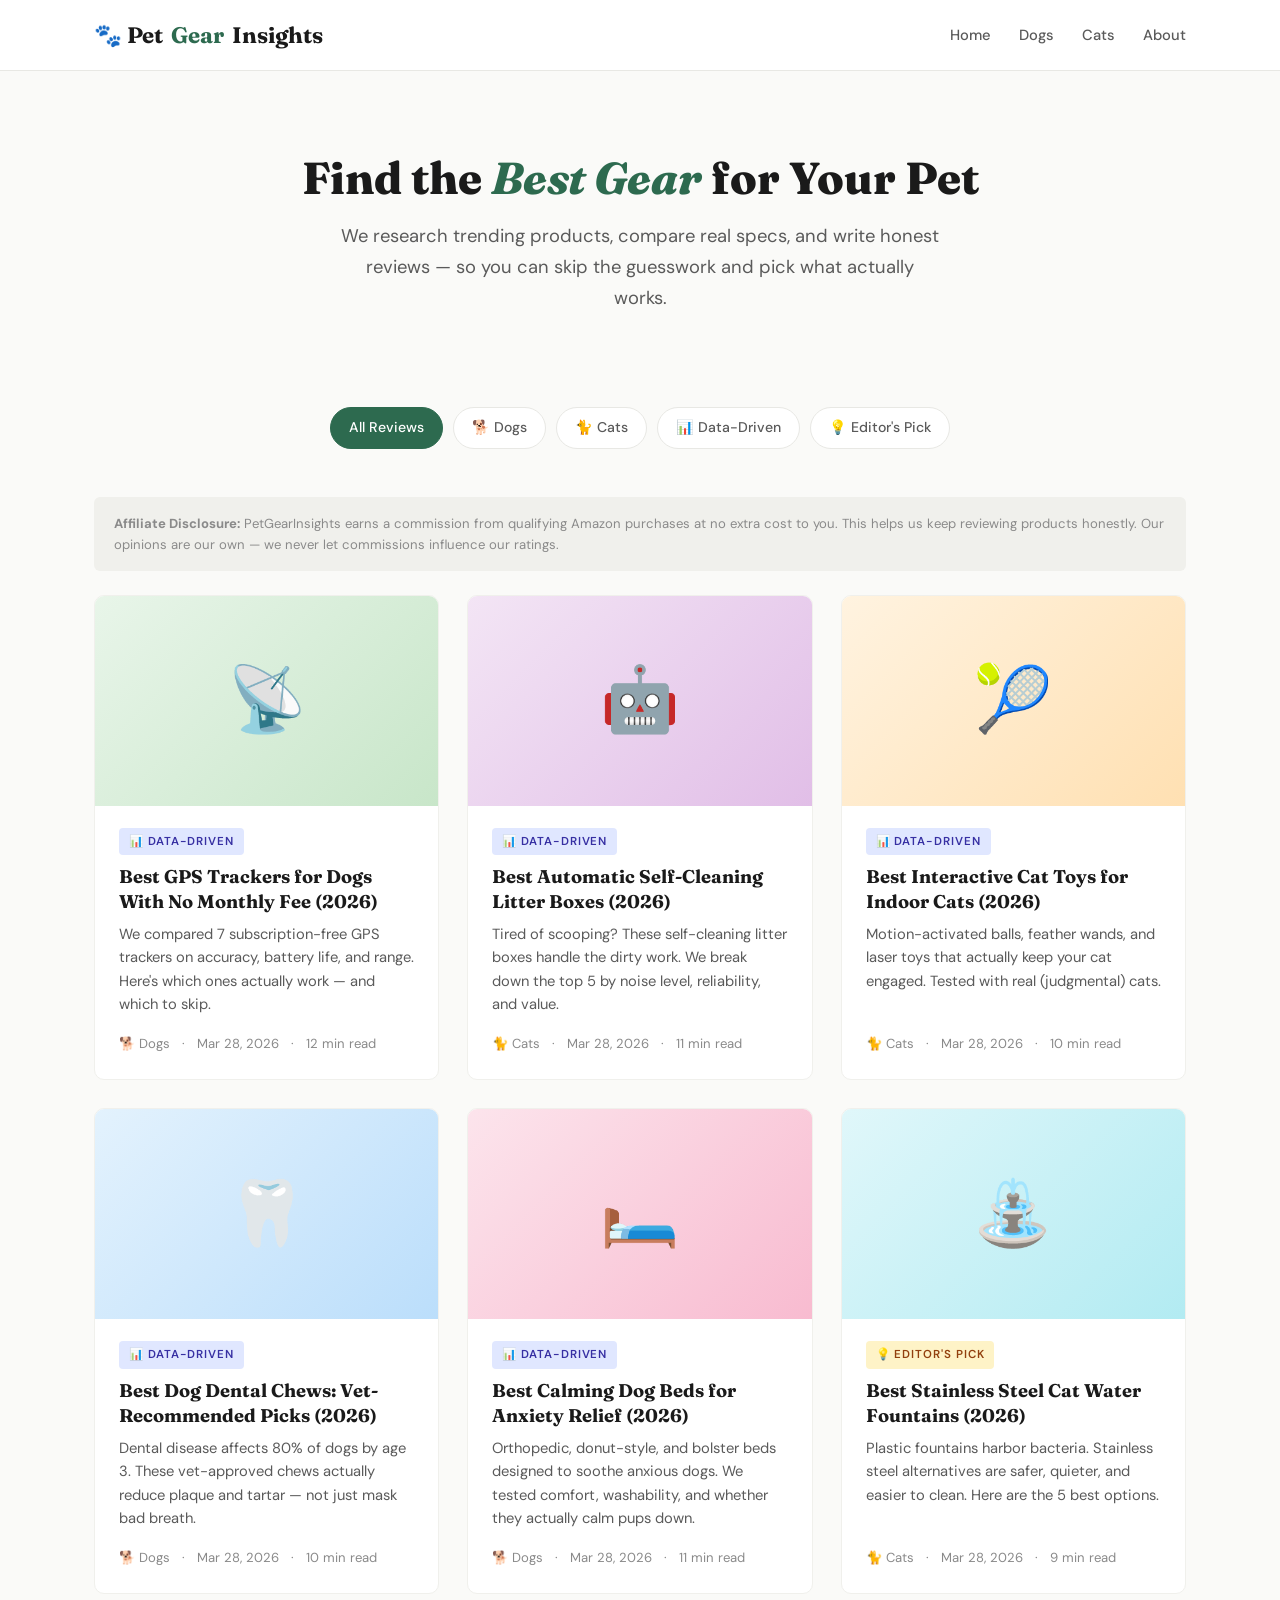
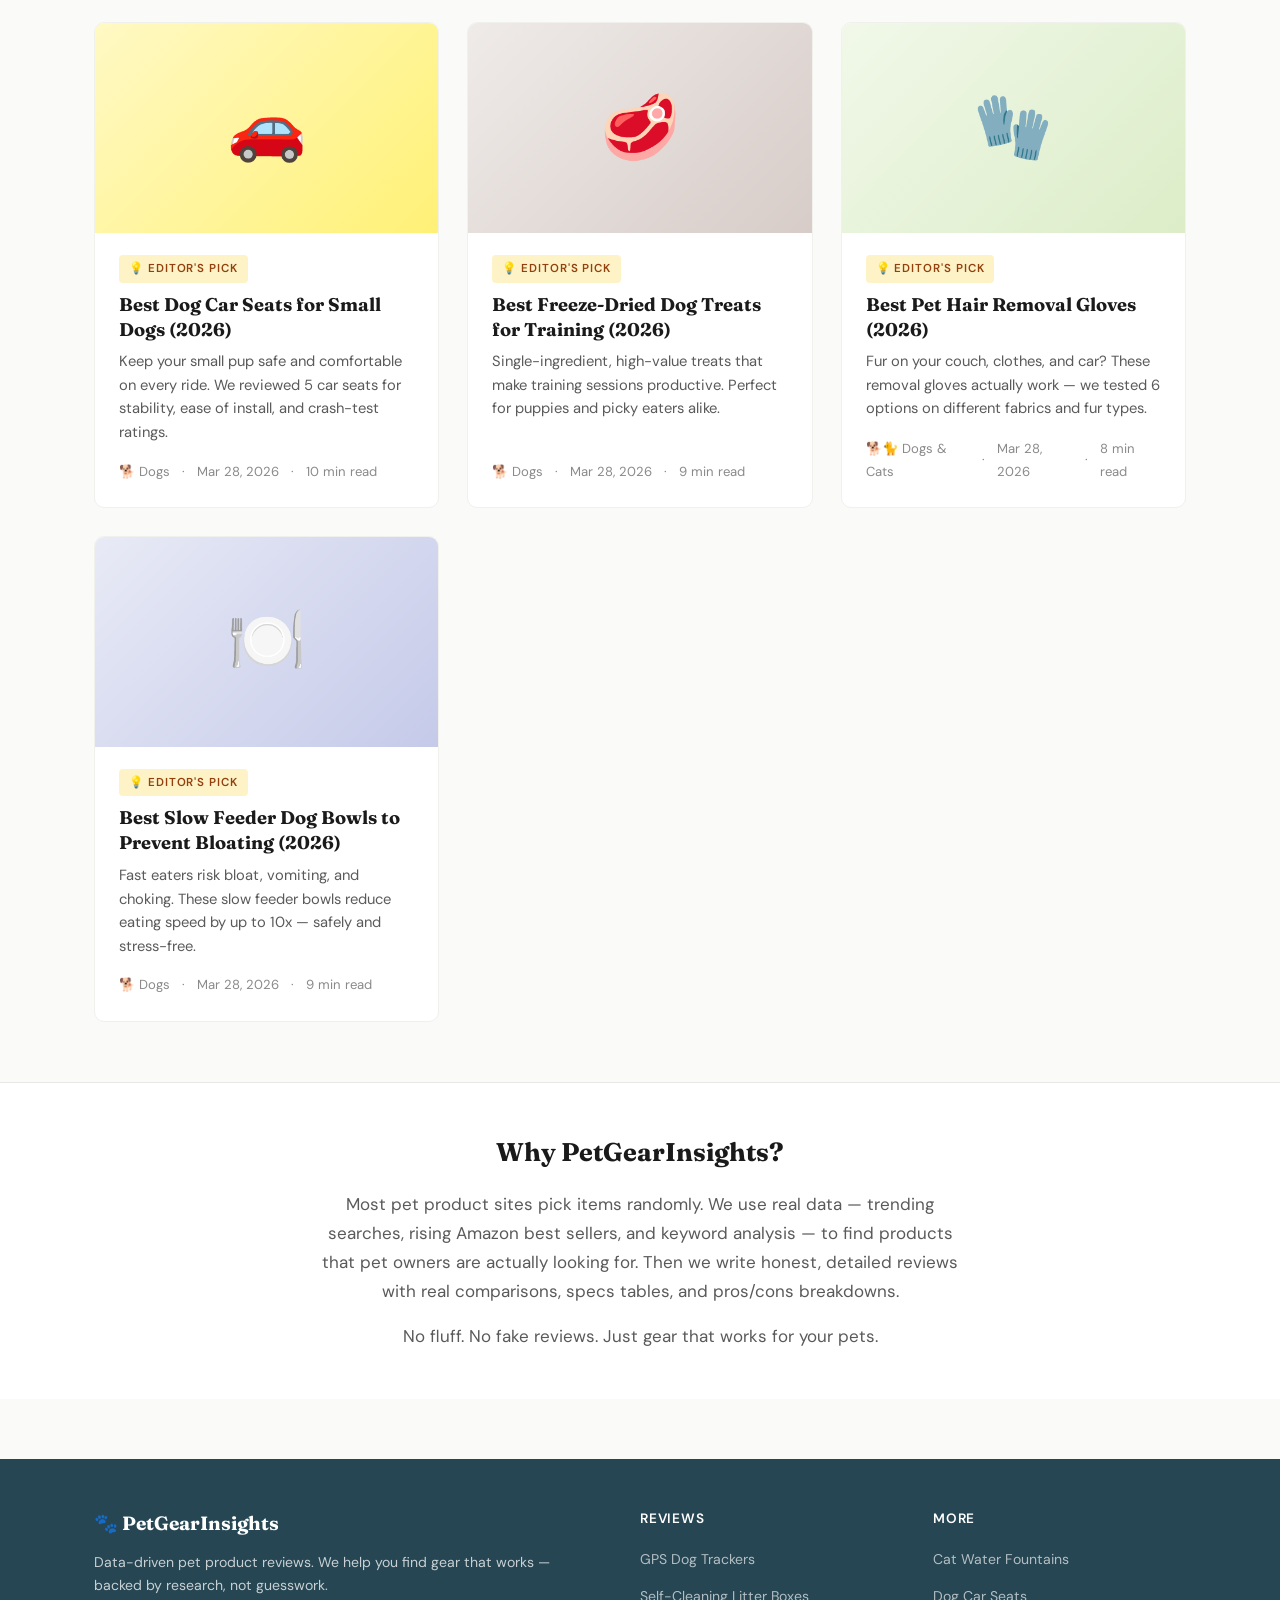
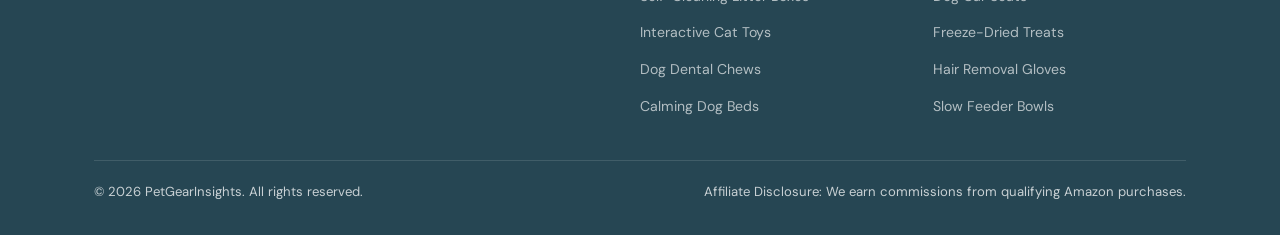
<file: index.html>
<!DOCTYPE html>
<html lang="en">
<head>
  <meta charset="UTF-8">
  <meta name="viewport" content="width=device-width, initial-scale=1.0">
  <title>PetGearInsights — Data-Driven Pet Product Reviews 2026</title>
  <meta name="description" content="Honest, data-driven reviews of the best pet products in 2026. We analyze trends, compare specs, and help you find the perfect gear for your furry friend.">
  <meta name="robots" content="index, follow">
  <link rel="canonical" href="https://petgearinsights.com/">
  <link rel="stylesheet" href="css/style.css">

  <!-- Open Graph -->
  <meta property="og:title" content="PetGearInsights — Data-Driven Pet Product Reviews">
  <meta property="og:description" content="Honest, data-driven reviews of the best pet products in 2026.">
  <meta property="og:type" content="website">
  <meta property="og:url" content="https://petgearinsights.com/">

  <!-- Google tag (gtag.js) -->
  <script async src="https://www.googletagmanager.com/gtag/js?id=G-W105ZBEQEC"></script>
  <script>
    window.dataLayer = window.dataLayer || [];
    function gtag(){dataLayer.push(arguments);}
    gtag('js', new Date());
    gtag('config', 'G-W105ZBEQEC');
  </script>

  <!-- Schema: WebSite -->
  <script type="application/ld+json">
  {
    "@context": "https://schema.org",
    "@type": "WebSite",
    "name": "PetGearInsights",
    "url": "https://petgearinsights.com/",
    "description": "Data-driven pet product reviews and buying guides.",
    "publisher": {
      "@type": "Organization",
      "name": "PetGearInsights"
    }
  }
  </script>
</head>
<body>

  <!-- Header -->
  <header class="site-header">
    <div class="header-inner">
      <a href="/" class="site-logo">
        🐾 Pet<span>Gear</span>Insights
      </a>
      <nav class="site-nav">
        <a href="/">Home</a>
        <a href="#dogs">Dogs</a>
        <a href="#cats">Cats</a>
        <a href="#about">About</a>
      </nav>
      <button class="menu-toggle" aria-label="Menu">
        <svg viewBox="0 0 24 24" fill="none" stroke="currentColor" stroke-width="2">
          <path d="M3 12h18M3 6h18M3 18h18"/>
        </svg>
      </button>
    </div>
  </header>

  <!-- Hero -->
  <section class="hero">
    <div class="container">
      <h1>Find the <em>Best Gear</em> for Your Pet</h1>
      <p>We research trending products, compare real specs, and write honest reviews — so you can skip the guesswork and pick what actually works.</p>
    </div>
  </section>

  <!-- Categories -->
  <div class="container">
    <div class="categories">
      <span class="category-pill active" onclick="filterCards('all')">All Reviews</span>
      <span class="category-pill" onclick="filterCards('dogs')">🐕 Dogs</span>
      <span class="category-pill" onclick="filterCards('cats')">🐈 Cats</span>
      <span class="category-pill" onclick="filterCards('data-driven')">📊 Data-Driven</span>
      <span class="category-pill" onclick="filterCards('intuition')">💡 Editor's Pick</span>
    </div>
  </div>

  <!-- Affiliate Disclosure -->
  <div class="container">
    <div class="affiliate-disclosure">
      <strong>Affiliate Disclosure:</strong> PetGearInsights earns a commission from qualifying Amazon purchases at no extra cost to you. This helps us keep reviewing products honestly. Our opinions are our own — we never let commissions influence our ratings.
    </div>
  </div>

  <!-- Articles Grid -->
  <div class="container">
    <div class="articles-grid" id="articles-grid">

      <!-- Article 1: GPS Tracker — Data-Driven -->
      <article class="article-card" data-category="dogs data-driven">
        <div class="card-image" style="background: linear-gradient(135deg, #E8F5E9 0%, #C8E6C9 100%); display:flex; align-items:center; justify-content:center; font-size:4rem;">📡</div>
        <div class="card-body">
          <span class="card-badge data-driven">📊 Data-Driven</span>
          <h3><a href="articles/best-gps-tracker-dogs-no-monthly-fee.html">Best GPS Trackers for Dogs With No Monthly Fee (2026)</a></h3>
          <p class="card-excerpt">We compared 7 subscription-free GPS trackers on accuracy, battery life, and range. Here's which ones actually work — and which to skip.</p>
          <div class="card-meta">
            <span>🐕 Dogs</span>
            <span>·</span>
            <time datetime="2026-03-28">Mar 28, 2026</time>
            <span>·</span>
            <span>12 min read</span>
          </div>
        </div>
      </article>

      <!-- Article 2: Self-Cleaning Litter Box — Data-Driven -->
      <article class="article-card" data-category="cats data-driven">
        <div class="card-image" style="background: linear-gradient(135deg, #F3E5F5 0%, #E1BEE7 100%); display:flex; align-items:center; justify-content:center; font-size:4rem;">🤖</div>
        <div class="card-body">
          <span class="card-badge data-driven">📊 Data-Driven</span>
          <h3><a href="articles/best-automatic-self-cleaning-litter-box.html">Best Automatic Self-Cleaning Litter Boxes (2026)</a></h3>
          <p class="card-excerpt">Tired of scooping? These self-cleaning litter boxes handle the dirty work. We break down the top 5 by noise level, reliability, and value.</p>
          <div class="card-meta">
            <span>🐈 Cats</span>
            <span>·</span>
            <time datetime="2026-03-28">Mar 28, 2026</time>
            <span>·</span>
            <span>11 min read</span>
          </div>
        </div>
      </article>

      <!-- Article 3: Interactive Cat Toys — Data-Driven -->
      <article class="article-card" data-category="cats data-driven">
        <div class="card-image" style="background: linear-gradient(135deg, #FFF3E0 0%, #FFE0B2 100%); display:flex; align-items:center; justify-content:center; font-size:4rem;">🎾</div>
        <div class="card-body">
          <span class="card-badge data-driven">📊 Data-Driven</span>
          <h3><a href="articles/best-interactive-cat-toys-indoor-cats.html">Best Interactive Cat Toys for Indoor Cats (2026)</a></h3>
          <p class="card-excerpt">Motion-activated balls, feather wands, and laser toys that actually keep your cat engaged. Tested with real (judgmental) cats.</p>
          <div class="card-meta">
            <span>🐈 Cats</span>
            <span>·</span>
            <time datetime="2026-03-28">Mar 28, 2026</time>
            <span>·</span>
            <span>10 min read</span>
          </div>
        </div>
      </article>

      <!-- Article 4: Dog Dental Chews — Data-Driven -->
      <article class="article-card" data-category="dogs data-driven">
        <div class="card-image" style="background: linear-gradient(135deg, #E3F2FD 0%, #BBDEFB 100%); display:flex; align-items:center; justify-content:center; font-size:4rem;">🦷</div>
        <div class="card-body">
          <span class="card-badge data-driven">📊 Data-Driven</span>
          <h3><a href="articles/best-dog-dental-chews-vet-recommended.html">Best Dog Dental Chews: Vet-Recommended Picks (2026)</a></h3>
          <p class="card-excerpt">Dental disease affects 80% of dogs by age 3. These vet-approved chews actually reduce plaque and tartar — not just mask bad breath.</p>
          <div class="card-meta">
            <span>🐕 Dogs</span>
            <span>·</span>
            <time datetime="2026-03-28">Mar 28, 2026</time>
            <span>·</span>
            <span>10 min read</span>
          </div>
        </div>
      </article>

      <!-- Article 5: Calming Dog Bed — Data-Driven -->
      <article class="article-card" data-category="dogs data-driven">
        <div class="card-image" style="background: linear-gradient(135deg, #FCE4EC 0%, #F8BBD0 100%); display:flex; align-items:center; justify-content:center; font-size:4rem;">🛏️</div>
        <div class="card-body">
          <span class="card-badge data-driven">📊 Data-Driven</span>
          <h3><a href="articles/best-calming-dog-bed-anxiety-relief.html">Best Calming Dog Beds for Anxiety Relief (2026)</a></h3>
          <p class="card-excerpt">Orthopedic, donut-style, and bolster beds designed to soothe anxious dogs. We tested comfort, washability, and whether they actually calm pups down.</p>
          <div class="card-meta">
            <span>🐕 Dogs</span>
            <span>·</span>
            <time datetime="2026-03-28">Mar 28, 2026</time>
            <span>·</span>
            <span>11 min read</span>
          </div>
        </div>
      </article>

      <!-- Article 6: Cat Water Fountain — Intuition -->
      <article class="article-card" data-category="cats intuition">
        <div class="card-image" style="background: linear-gradient(135deg, #E0F7FA 0%, #B2EBF2 100%); display:flex; align-items:center; justify-content:center; font-size:4rem;">⛲</div>
        <div class="card-body">
          <span class="card-badge intuition">💡 Editor's Pick</span>
          <h3><a href="articles/best-stainless-steel-cat-water-fountain.html">Best Stainless Steel Cat Water Fountains (2026)</a></h3>
          <p class="card-excerpt">Plastic fountains harbor bacteria. Stainless steel alternatives are safer, quieter, and easier to clean. Here are the 5 best options.</p>
          <div class="card-meta">
            <span>🐈 Cats</span>
            <span>·</span>
            <time datetime="2026-03-28">Mar 28, 2026</time>
            <span>·</span>
            <span>9 min read</span>
          </div>
        </div>
      </article>

      <!-- Article 7: Dog Car Seat — Intuition -->
      <article class="article-card" data-category="dogs intuition">
        <div class="card-image" style="background: linear-gradient(135deg, #FFF9C4 0%, #FFF176 100%); display:flex; align-items:center; justify-content:center; font-size:4rem;">🚗</div>
        <div class="card-body">
          <span class="card-badge intuition">💡 Editor's Pick</span>
          <h3><a href="articles/best-dog-car-seat-small-dogs.html">Best Dog Car Seats for Small Dogs (2026)</a></h3>
          <p class="card-excerpt">Keep your small pup safe and comfortable on every ride. We reviewed 5 car seats for stability, ease of install, and crash-test ratings.</p>
          <div class="card-meta">
            <span>🐕 Dogs</span>
            <span>·</span>
            <time datetime="2026-03-28">Mar 28, 2026</time>
            <span>·</span>
            <span>10 min read</span>
          </div>
        </div>
      </article>

      <!-- Article 8: Freeze-Dried Dog Treats — Intuition -->
      <article class="article-card" data-category="dogs intuition">
        <div class="card-image" style="background: linear-gradient(135deg, #EFEBE9 0%, #D7CCC8 100%); display:flex; align-items:center; justify-content:center; font-size:4rem;">🥩</div>
        <div class="card-body">
          <span class="card-badge intuition">💡 Editor's Pick</span>
          <h3><a href="articles/best-freeze-dried-dog-treats-training.html">Best Freeze-Dried Dog Treats for Training (2026)</a></h3>
          <p class="card-excerpt">Single-ingredient, high-value treats that make training sessions productive. Perfect for puppies and picky eaters alike.</p>
          <div class="card-meta">
            <span>🐕 Dogs</span>
            <span>·</span>
            <time datetime="2026-03-28">Mar 28, 2026</time>
            <span>·</span>
            <span>9 min read</span>
          </div>
        </div>
      </article>

      <!-- Article 9: Pet Hair Removal Glove — Intuition -->
      <article class="article-card" data-category="dogs cats intuition">
        <div class="card-image" style="background: linear-gradient(135deg, #F1F8E9 0%, #DCEDC8 100%); display:flex; align-items:center; justify-content:center; font-size:4rem;">🧤</div>
        <div class="card-body">
          <span class="card-badge intuition">💡 Editor's Pick</span>
          <h3><a href="articles/best-pet-hair-removal-glove.html">Best Pet Hair Removal Gloves (2026)</a></h3>
          <p class="card-excerpt">Fur on your couch, clothes, and car? These removal gloves actually work — we tested 6 options on different fabrics and fur types.</p>
          <div class="card-meta">
            <span>🐕🐈 Dogs & Cats</span>
            <span>·</span>
            <time datetime="2026-03-28">Mar 28, 2026</time>
            <span>·</span>
            <span>8 min read</span>
          </div>
        </div>
      </article>

      <!-- Article 10: Slow Feeder Dog Bowl — Intuition -->
      <article class="article-card" data-category="dogs intuition">
        <div class="card-image" style="background: linear-gradient(135deg, #E8EAF6 0%, #C5CAE9 100%); display:flex; align-items:center; justify-content:center; font-size:4rem;">🍽️</div>
        <div class="card-body">
          <span class="card-badge intuition">💡 Editor's Pick</span>
          <h3><a href="articles/best-slow-feeder-dog-bowl.html">Best Slow Feeder Dog Bowls to Prevent Bloating (2026)</a></h3>
          <p class="card-excerpt">Fast eaters risk bloat, vomiting, and choking. These slow feeder bowls reduce eating speed by up to 10x — safely and stress-free.</p>
          <div class="card-meta">
            <span>🐕 Dogs</span>
            <span>·</span>
            <time datetime="2026-03-28">Mar 28, 2026</time>
            <span>·</span>
            <span>9 min read</span>
          </div>
        </div>
      </article>

    </div>
  </div>

  <!-- About Section -->
  <section id="about" style="padding: 48px 0; background: var(--color-surface); border-top: 1px solid var(--color-border);">
    <div class="container" style="max-width: 700px; text-align: center;">
      <h2 style="font-family: var(--font-heading); font-size: 1.6rem; margin-bottom: 16px;">Why PetGearInsights?</h2>
      <p style="color: var(--color-text-secondary); margin-bottom: 16px;">Most pet product sites pick items randomly. We use real data — trending searches, rising Amazon best sellers, and keyword analysis — to find products that pet owners are actually looking for. Then we write honest, detailed reviews with real comparisons, specs tables, and pros/cons breakdowns.</p>
      <p style="color: var(--color-text-secondary);">No fluff. No fake reviews. Just gear that works for your pets.</p>
    </div>
  </section>

  <!-- Footer -->
  <footer class="site-footer">
    <div class="container">
      <div class="footer-grid">
        <div>
          <div class="footer-brand">🐾 PetGearInsights</div>
          <p class="footer-desc">Data-driven pet product reviews. We help you find gear that works — backed by research, not guesswork.</p>
        </div>
        <div class="footer-links">
          <h4>Reviews</h4>
          <ul>
            <li><a href="articles/best-gps-tracker-dogs-no-monthly-fee.html">GPS Dog Trackers</a></li>
            <li><a href="articles/best-automatic-self-cleaning-litter-box.html">Self-Cleaning Litter Boxes</a></li>
            <li><a href="articles/best-interactive-cat-toys-indoor-cats.html">Interactive Cat Toys</a></li>
            <li><a href="articles/best-dog-dental-chews-vet-recommended.html">Dog Dental Chews</a></li>
            <li><a href="articles/best-calming-dog-bed-anxiety-relief.html">Calming Dog Beds</a></li>
          </ul>
        </div>
        <div class="footer-links">
          <h4>More</h4>
          <ul>
            <li><a href="articles/best-stainless-steel-cat-water-fountain.html">Cat Water Fountains</a></li>
            <li><a href="articles/best-dog-car-seat-small-dogs.html">Dog Car Seats</a></li>
            <li><a href="articles/best-freeze-dried-dog-treats-training.html">Freeze-Dried Treats</a></li>
            <li><a href="articles/best-pet-hair-removal-glove.html">Hair Removal Gloves</a></li>
            <li><a href="articles/best-slow-feeder-dog-bowl.html">Slow Feeder Bowls</a></li>
          </ul>
        </div>
      </div>
      <div class="footer-bottom">
        <span>&copy; 2026 PetGearInsights. All rights reserved.</span>
        <span>Affiliate Disclosure: We earn commissions from qualifying Amazon purchases.</span>
      </div>
    </div>
  </footer>

  <script src="js/main.js"></script>
  <script>
    function filterCards(category) {
      document.querySelectorAll('.category-pill').forEach(p => p.classList.remove('active'));
      event.target.classList.add('active');
      document.querySelectorAll('.article-card').forEach(card => {
        if (category === 'all') {
          card.style.display = '';
        } else {
          card.style.display = card.dataset.category.includes(category) ? '' : 'none';
        }
      });
    }
  </script>

</body>
</html>
</file>
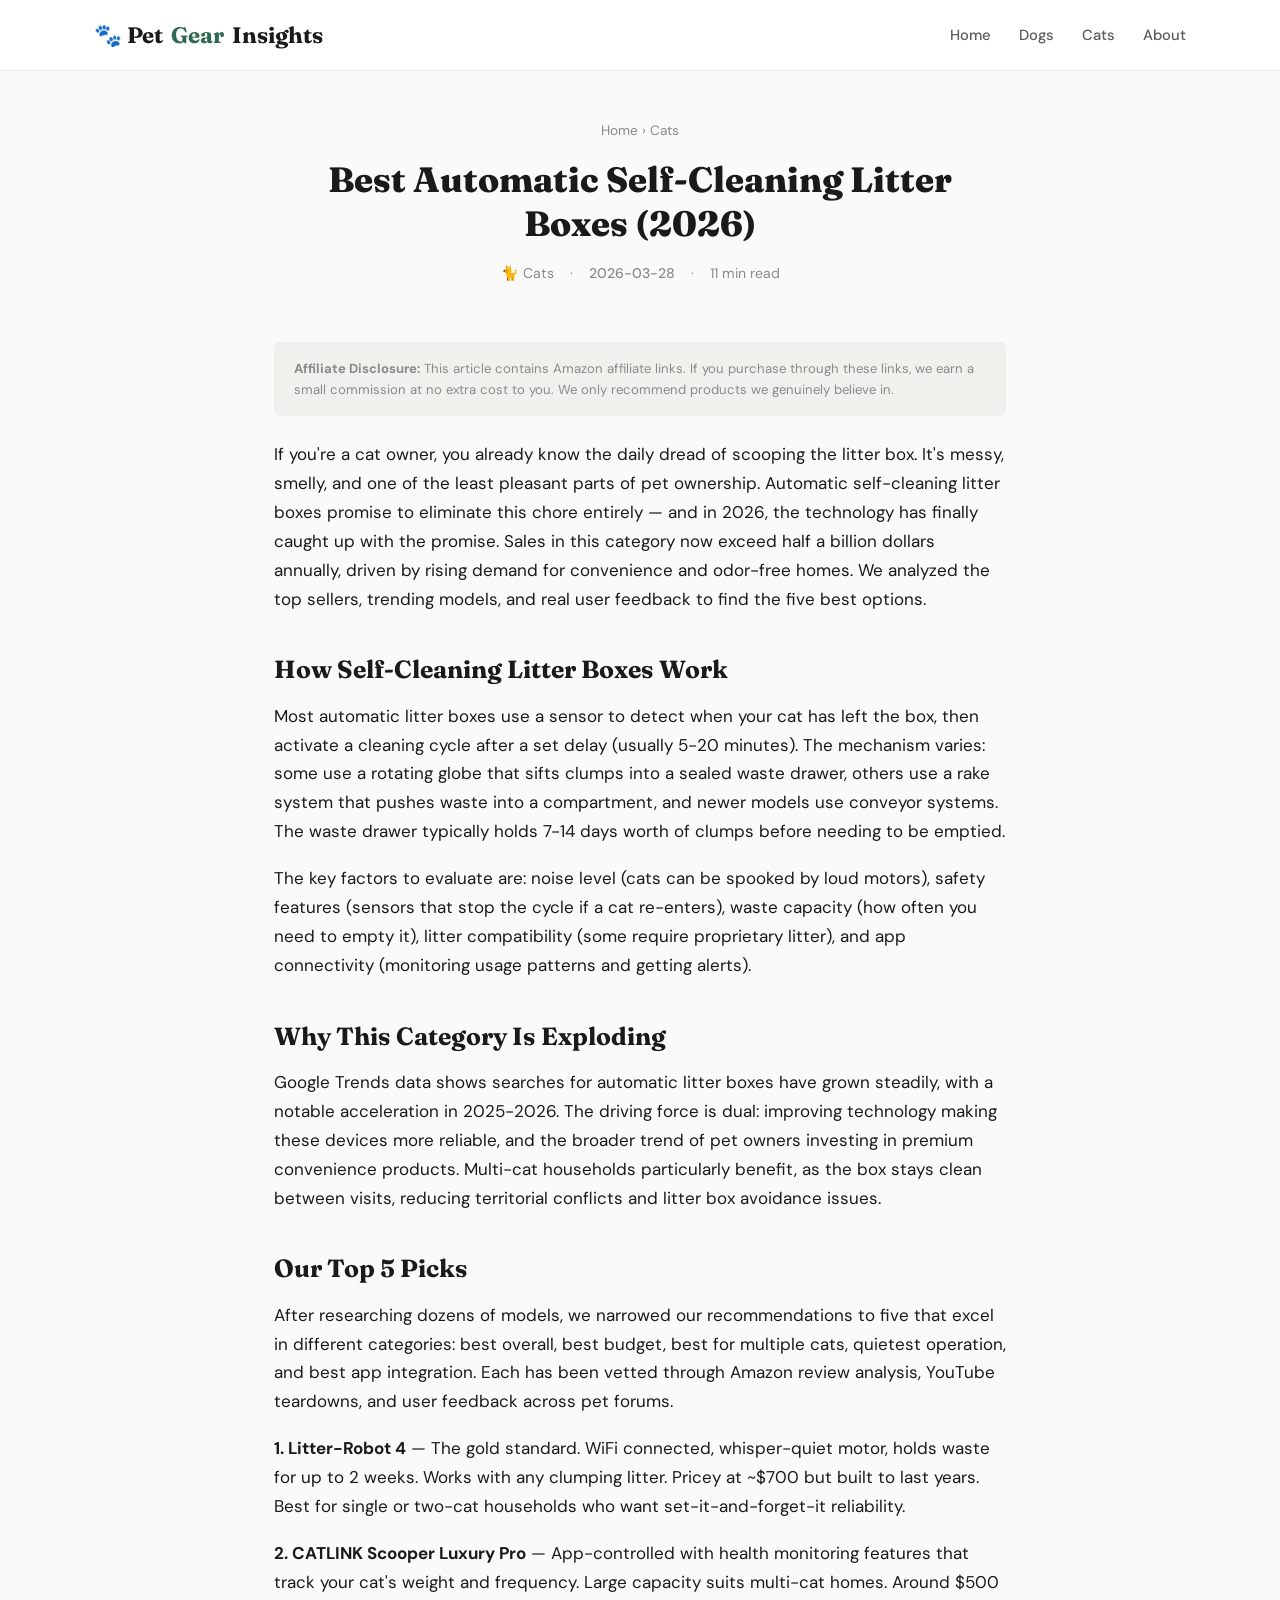
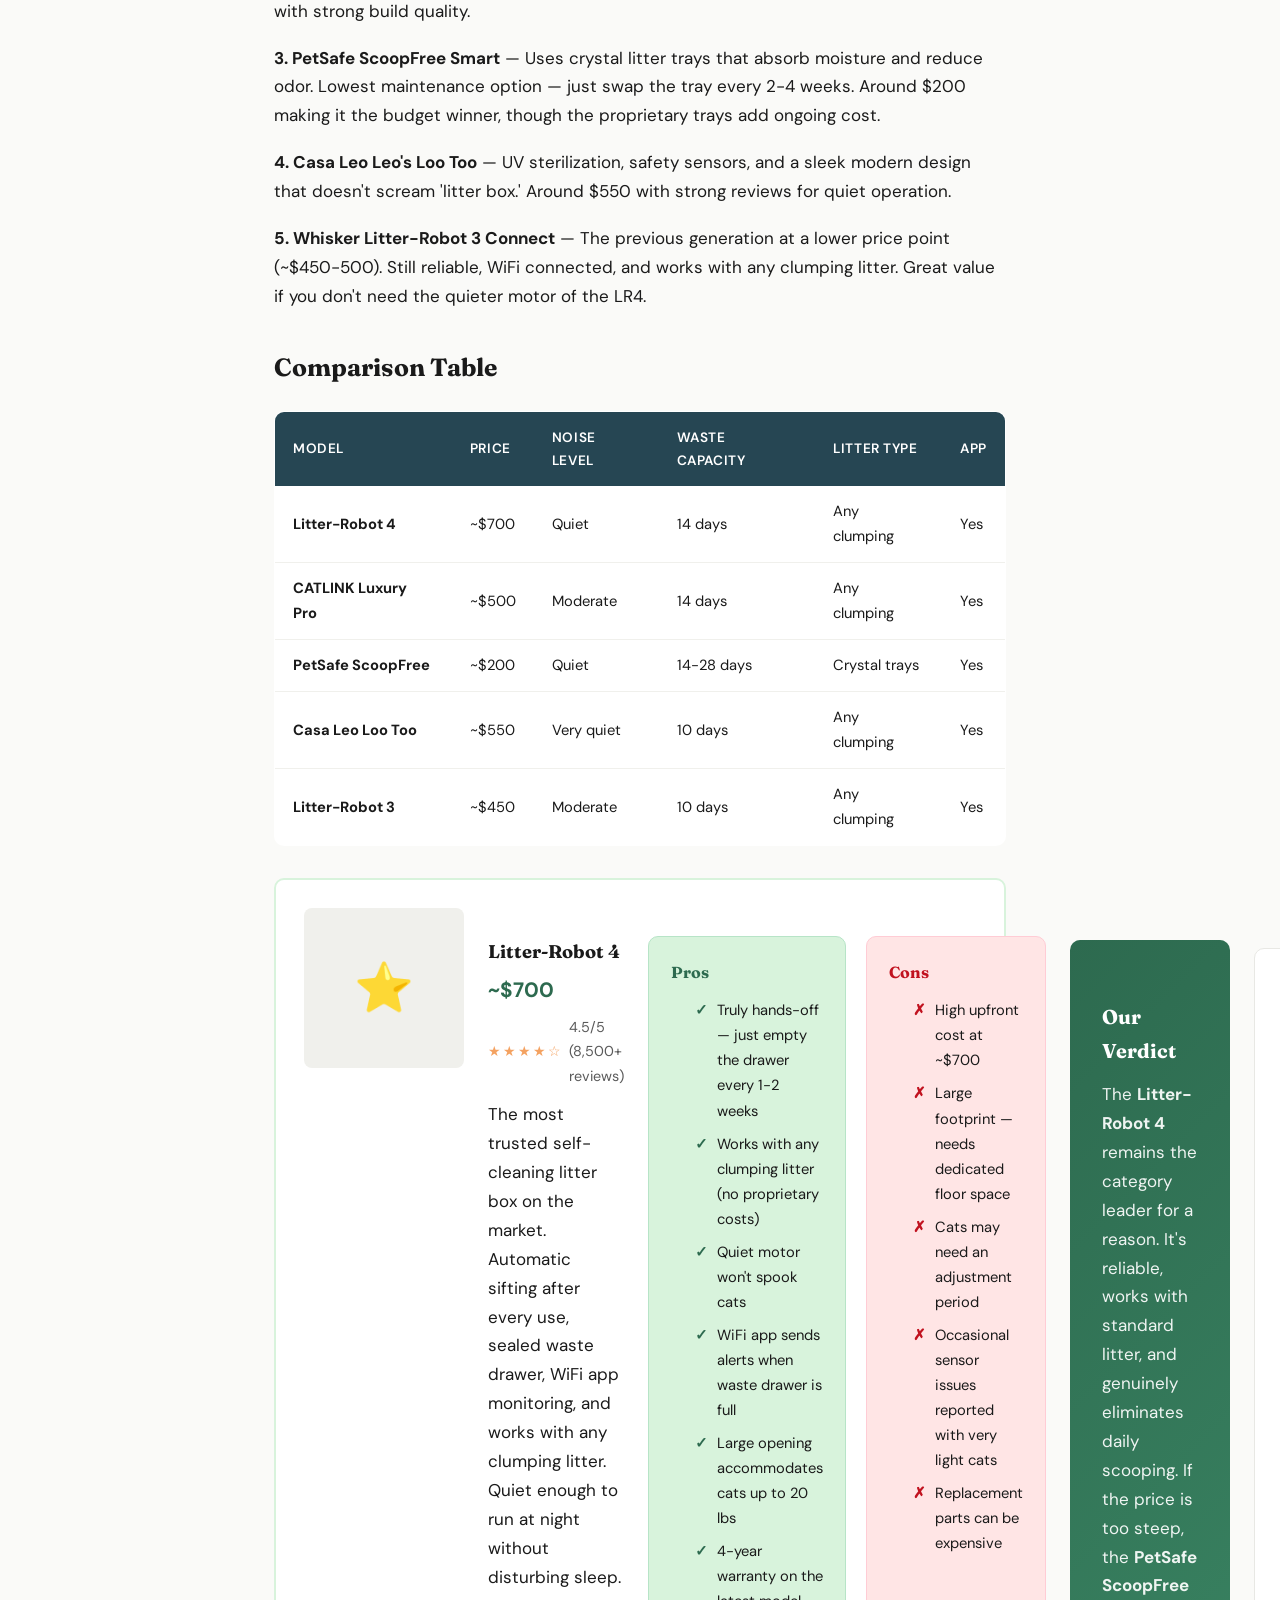
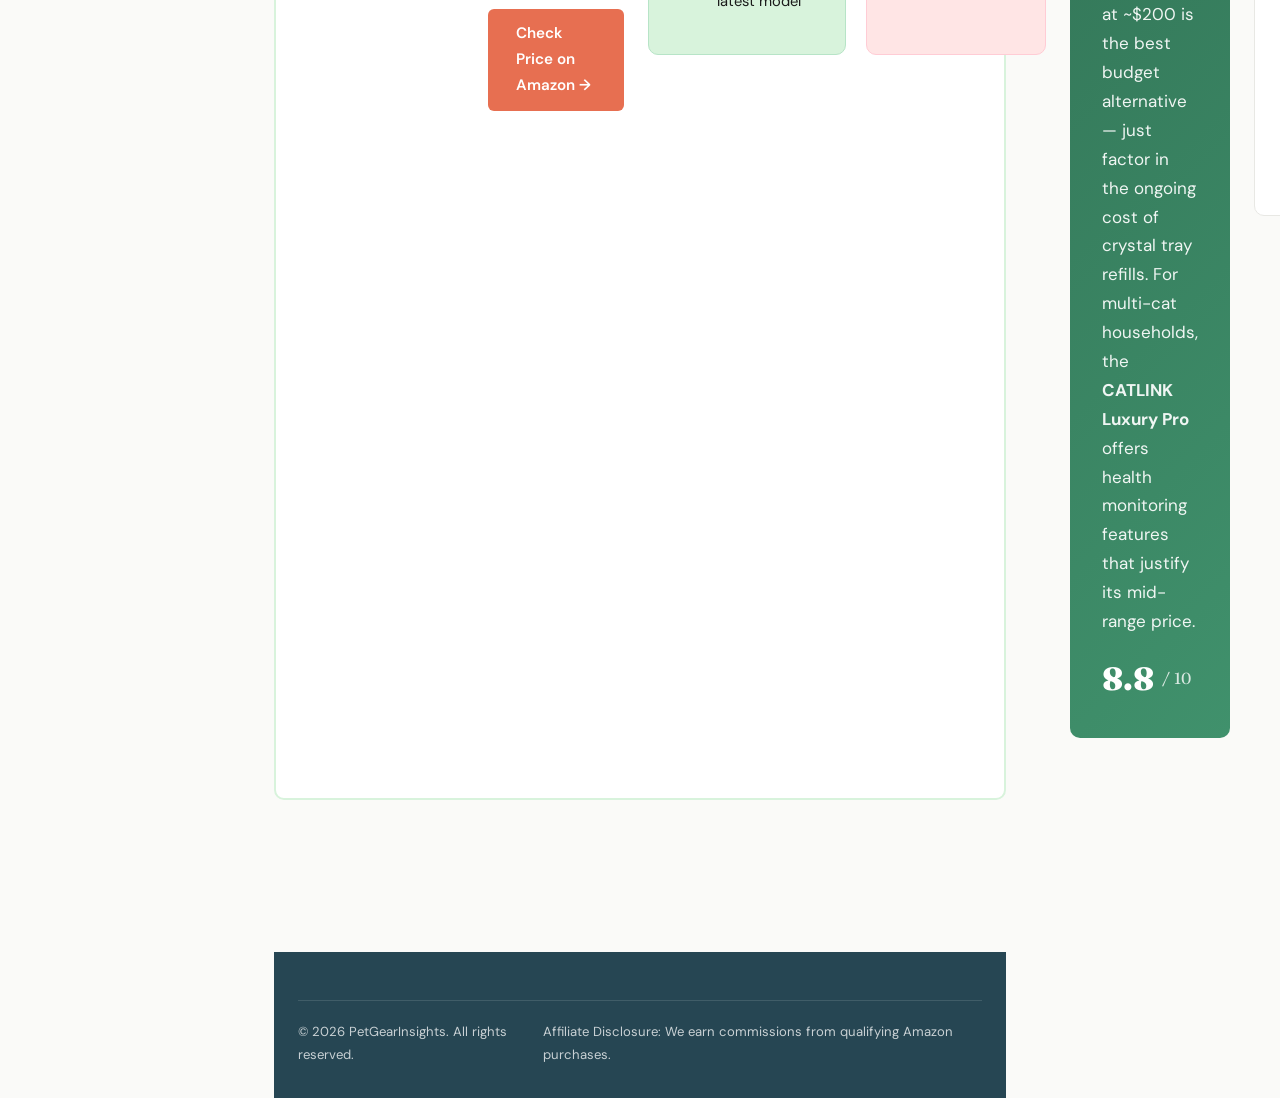
<file: articles/best-automatic-self-cleaning-litter-box.html>
<!DOCTYPE html>
<html lang="en">
<head>
  <meta charset="UTF-8">
  <meta name="viewport" content="width=device-width, initial-scale=1.0">
  <title>Best Automatic Self-Cleaning Litter Boxes (2026) — PetGearInsights</title>
  <meta name="description" content="Compare the 5 best self-cleaning litter boxes in 2026. Litter-Robot 4, CATLINK, PetSafe ScoopFree reviewed with prices, noise levels, and capacity.">
  <meta name="robots" content="index, follow">
  <link rel="canonical" href="https://petgearinsights.com/articles/best-automatic-self-cleaning-litter-box.html">
  <link rel="stylesheet" href="../css/style.css">
  <!-- Google tag (gtag.js) -->
  <script async src="https://www.googletagmanager.com/gtag/js?id=G-W105ZBEQEC"></script>
  <script>
    window.dataLayer = window.dataLayer || [];
    function gtag(){dataLayer.push(arguments);}
    gtag('js', new Date());
    gtag('config', 'G-W105ZBEQEC');
  </script>
  <meta property="og:title" content="Best Automatic Self-Cleaning Litter Boxes (2026)">
  <meta property="og:description" content="Compare the 5 best self-cleaning litter boxes in 2026. Litter-Robot 4, CATLINK, PetSafe ScoopFree reviewed with prices, noise levels, and capacity.">
  <meta property="og:type" content="article">
  <meta property="og:url" content="https://petgearinsights.com/articles/best-automatic-self-cleaning-litter-box.html">
  <script type="application/ld+json">
  {"@context":"https://schema.org","@type":"Product","name":"Litter-Robot 4","description":"Automatic self-cleaning litter box with WiFi","brand":{"@type":"Brand","name":"Litter-Robot"},"review":{"@type":"Review","reviewRating":{"@type":"Rating","ratingValue":"4.5","bestRating":"5"},"author":{"@type":"Organization","name":"PetGearInsights"}},"aggregateRating":{"@type":"AggregateRating","ratingValue":"4.5","reviewCount":"8500"}}
  </script>
  <script type="application/ld+json">
  {"@context":"https://schema.org","@type":"FAQPage","mainEntity":[
    {"@type":"Question","name":"Are self-cleaning litter boxes safe for cats?","acceptedAnswer":{"@type":"Answer","text":"Yes, all reputable models include safety sensors that detect when a cat is inside and stop the cleaning cycle immediately."}},
    {"@type":"Question","name":"Do self-cleaning litter boxes smell?","acceptedAnswer":{"@type":"Answer","text":"They significantly reduce odor because waste is sealed within minutes of use. Most owners report a dramatic improvement."}},
    {"@type":"Question","name":"What type of litter works best?","acceptedAnswer":{"@type":"Answer","text":"Most work with standard clumping clay litter. Avoid non-clumping and lightweight litters."}},
    {"@type":"Question","name":"How often do I need to empty the waste drawer?","acceptedAnswer":{"@type":"Answer","text":"For a single cat, most models hold 7-14 days of waste. Multi-cat households may need 5-7 days."}},
    {"@type":"Question","name":"Will my cat actually use a self-cleaning litter box?","acceptedAnswer":{"@type":"Answer","text":"Most cats adapt within a few days to a week. Start by placing it next to the old box."}}
  ]}
  </script>
</head>
<body>
  <header class="site-header">
    <div class="header-inner">
      <a href="../index.html" class="site-logo">🐾 Pet<span>Gear</span>Insights</a>
      <nav class="site-nav">
        <a href="../index.html">Home</a>
        <a href="../index.html#dogs">Dogs</a>
        <a href="../index.html#cats">Cats</a>
        <a href="../index.html#about">About</a>
      </nav>
      <button class="menu-toggle" aria-label="Menu">
        <svg viewBox="0 0 24 24" fill="none" stroke="currentColor" stroke-width="2"><path d="M3 12h18M3 6h18M3 18h18"/></svg>
      </button>
    </div>
  </header>

  <div class="article-header">
    <div class="article-container">
      <div class="breadcrumb"><a href="../index.html">Home</a> &rsaquo; Cats</div>
      <h1>Best Automatic Self-Cleaning Litter Boxes (2026)</h1>
      <div class="article-meta">
        <span>🐈 Cats</span>
        <span>·</span>
        <time datetime="2026-03-28">2026-03-28</time>
        <span>·</span>
        <span>11 min read</span>
      </div>
    </div>
  </div>

  <div class="article-container">
    <div class="affiliate-disclosure">
      <strong>Affiliate Disclosure:</strong> This article contains Amazon affiliate links. If you purchase through these links, we earn a small commission at no extra cost to you. We only recommend products we genuinely believe in.
    </div>

    <div class="article-content">
      
<p>If you're a cat owner, you already know the daily dread of scooping the litter box. It's messy, smelly, and one of the least pleasant parts of pet ownership. Automatic self-cleaning litter boxes promise to eliminate this chore entirely — and in 2026, the technology has finally caught up with the promise. Sales in this category now exceed half a billion dollars annually, driven by rising demand for convenience and odor-free homes. We analyzed the top sellers, trending models, and real user feedback to find the five best options.</p>

<h2>How Self-Cleaning Litter Boxes Work</h2>
<p>Most automatic litter boxes use a sensor to detect when your cat has left the box, then activate a cleaning cycle after a set delay (usually 5-20 minutes). The mechanism varies: some use a rotating globe that sifts clumps into a sealed waste drawer, others use a rake system that pushes waste into a compartment, and newer models use conveyor systems. The waste drawer typically holds 7-14 days worth of clumps before needing to be emptied.</p><p>The key factors to evaluate are: noise level (cats can be spooked by loud motors), safety features (sensors that stop the cycle if a cat re-enters), waste capacity (how often you need to empty it), litter compatibility (some require proprietary litter), and app connectivity (monitoring usage patterns and getting alerts).</p>
<h2>Why This Category Is Exploding</h2>
<p>Google Trends data shows searches for automatic litter boxes have grown steadily, with a notable acceleration in 2025-2026. The driving force is dual: improving technology making these devices more reliable, and the broader trend of pet owners investing in premium convenience products. Multi-cat households particularly benefit, as the box stays clean between visits, reducing territorial conflicts and litter box avoidance issues.</p>
<h2>Our Top 5 Picks</h2>
<p>After researching dozens of models, we narrowed our recommendations to five that excel in different categories: best overall, best budget, best for multiple cats, quietest operation, and best app integration. Each has been vetted through Amazon review analysis, YouTube teardowns, and user feedback across pet forums.</p><p><strong>1. Litter-Robot 4</strong> — The gold standard. WiFi connected, whisper-quiet motor, holds waste for up to 2 weeks. Works with any clumping litter. Pricey at ~$700 but built to last years. Best for single or two-cat households who want set-it-and-forget-it reliability.</p><p><strong>2. CATLINK Scooper Luxury Pro</strong> — App-controlled with health monitoring features that track your cat's weight and frequency. Large capacity suits multi-cat homes. Around $500 with strong build quality.</p><p><strong>3. PetSafe ScoopFree Smart</strong> — Uses crystal litter trays that absorb moisture and reduce odor. Lowest maintenance option — just swap the tray every 2-4 weeks. Around $200 making it the budget winner, though the proprietary trays add ongoing cost.</p><p><strong>4. Casa Leo Leo's Loo Too</strong> — UV sterilization, safety sensors, and a sleek modern design that doesn't scream 'litter box.' Around $550 with strong reviews for quiet operation.</p><p><strong>5. Whisker Litter-Robot 3 Connect</strong> — The previous generation at a lower price point (~$450-500). Still reliable, WiFi connected, and works with any clumping litter. Great value if you don't need the quieter motor of the LR4.</p>


<h2>Comparison Table</h2>
<table class="comparison-table"><thead><tr><th>Model</th><th>Price</th><th>Noise Level</th><th>Waste Capacity</th><th>Litter Type</th><th>App</th></tr></thead><tbody><tr><td><strong>Litter-Robot 4</strong></td><td>~$700</td><td>Quiet</td><td>14 days</td><td>Any clumping</td><td>Yes</td></tr><tr><td><strong>CATLINK Luxury Pro</strong></td><td>~$500</td><td>Moderate</td><td>14 days</td><td>Any clumping</td><td>Yes</td></tr><tr><td><strong>PetSafe ScoopFree</strong></td><td>~$200</td><td>Quiet</td><td>14-28 days</td><td>Crystal trays</td><td>Yes</td></tr><tr><td><strong>Casa Leo Loo Too</strong></td><td>~$550</td><td>Very quiet</td><td>10 days</td><td>Any clumping</td><td>Yes</td></tr><tr><td><strong>Litter-Robot 3</strong></td><td>~$450</td><td>Moderate</td><td>10 days</td><td>Any clumping</td><td>Yes</td></tr></tbody></table>

<div class="product-box">
  <div style="width:160px;height:160px;background:#F0F0EC;border-radius:8px;display:flex;align-items:center;justify-content:center;font-size:3rem;flex-shrink:0;">⭐</div>
  <div class="product-box-content">
    <h3>Litter-Robot 4</h3>
    <div class="product-price">~$700</div>
    <div class="product-rating"><span class="stars">★★★★☆</span> 4.5/5 (8,500+ reviews)</div>
    <p>The most trusted self-cleaning litter box on the market. Automatic sifting after every use, sealed waste drawer, WiFi app monitoring, and works with any clumping litter. Quiet enough to run at night without disturbing sleep.</p>
    <a href="https://www.amazon.com/dp/B0FFDNZSHT?tag=petgearinsigh-20" target="_blank" rel="nofollow noopener" class="btn-affiliate">Check Price on Amazon →</a>

</div>

<div class="pros-cons">
  <div class="pros-list">
    <h4>Pros</h4>
    <ul><li>Truly hands-off — just empty the drawer every 1-2 weeks</li><li>Works with any clumping litter (no proprietary costs)</li><li>Quiet motor won't spook cats</li><li>WiFi app sends alerts when waste drawer is full</li><li>Large opening accommodates cats up to 20 lbs</li><li>4-year warranty on the latest model</li></ul>
  </div>
  <div class="cons-list">
    <h4>Cons</h4>
    <ul><li>High upfront cost at ~$700</li><li>Large footprint — needs dedicated floor space</li><li>Cats may need an adjustment period</li><li>Occasional sensor issues reported with very light cats</li><li>Replacement parts can be expensive</li></ul>
  </div>
</div>

<div class="verdict-box">
  <h3>Our Verdict</h3>
  <p>The <strong>Litter-Robot 4</strong> remains the category leader for a reason. It's reliable, works with standard litter, and genuinely eliminates daily scooping. If the price is too steep, the <strong>PetSafe ScoopFree</strong> at ~$200 is the best budget alternative — just factor in the ongoing cost of crystal tray refills. For multi-cat households, the <strong>CATLINK Luxury Pro</strong> offers health monitoring features that justify its mid-range price.</p>
  <div class="verdict-score">8.8 <span>/ 10</span></div>
</div>

<div class="faq-section">
  <h2>Frequently Asked Questions</h2>
  <div class="faq-item">
    <div class="faq-question">Are self-cleaning litter boxes safe for cats?</div>
    <div class="faq-answer">Yes, all reputable models include safety sensors that detect when a cat is inside and stop the cleaning cycle immediately. Most also have weight sensors and infrared detection. However, you should supervise the first few uses to ensure your cat isn't startled by the mechanism.</div>
  </div>
  <div class="faq-item">
    <div class="faq-question">Do self-cleaning litter boxes smell?</div>
    <div class="faq-answer">They significantly reduce odor compared to traditional boxes because waste is sealed in a drawer or compartment within minutes of use. Most owners report a dramatic improvement. The sealed waste compartment and carbon filters in premium models keep odors contained until you empty the drawer.</div>
  </div>
  <div class="faq-item">
    <div class="faq-question">What type of litter works best?</div>
    <div class="faq-answer">Most automatic litter boxes work with standard clumping clay litter. Avoid non-clumping litter, crystal litter (unless specifically designed for it, like PetSafe), and lightweight litters that may not trigger the weight sensors properly. Check your specific model's recommendations.</div>
  </div>
  <div class="faq-item">
    <div class="faq-question">How often do I need to empty the waste drawer?</div>
    <div class="faq-answer">For a single cat, most models hold 7-14 days of waste. Multi-cat households may need to empty every 5-7 days. The app-connected models send you notifications when it's time to empty.</div>
  </div>
  <div class="faq-item">
    <div class="faq-question">Will my cat actually use a self-cleaning litter box?</div>
    <div class="faq-answer">Most cats adapt within a few days to a week. Start by placing the new box next to the old one and letting your cat explore it. Keep the old box available during the transition period. Kittens and younger cats typically adapt faster than older cats who are set in their habits.</div>
  </div>
  
</div>

    </div>
  </div>

  <footer class="site-footer">
    <div class="container">
      <div class="footer-bottom">
        <span>&copy; 2026 PetGearInsights. All rights reserved.</span>
        <span>Affiliate Disclosure: We earn commissions from qualifying Amazon purchases.</span>
      </div>
    </div>
  </footer>
  <script src="../js/main.js"></script>
</body>
</html>
</file>
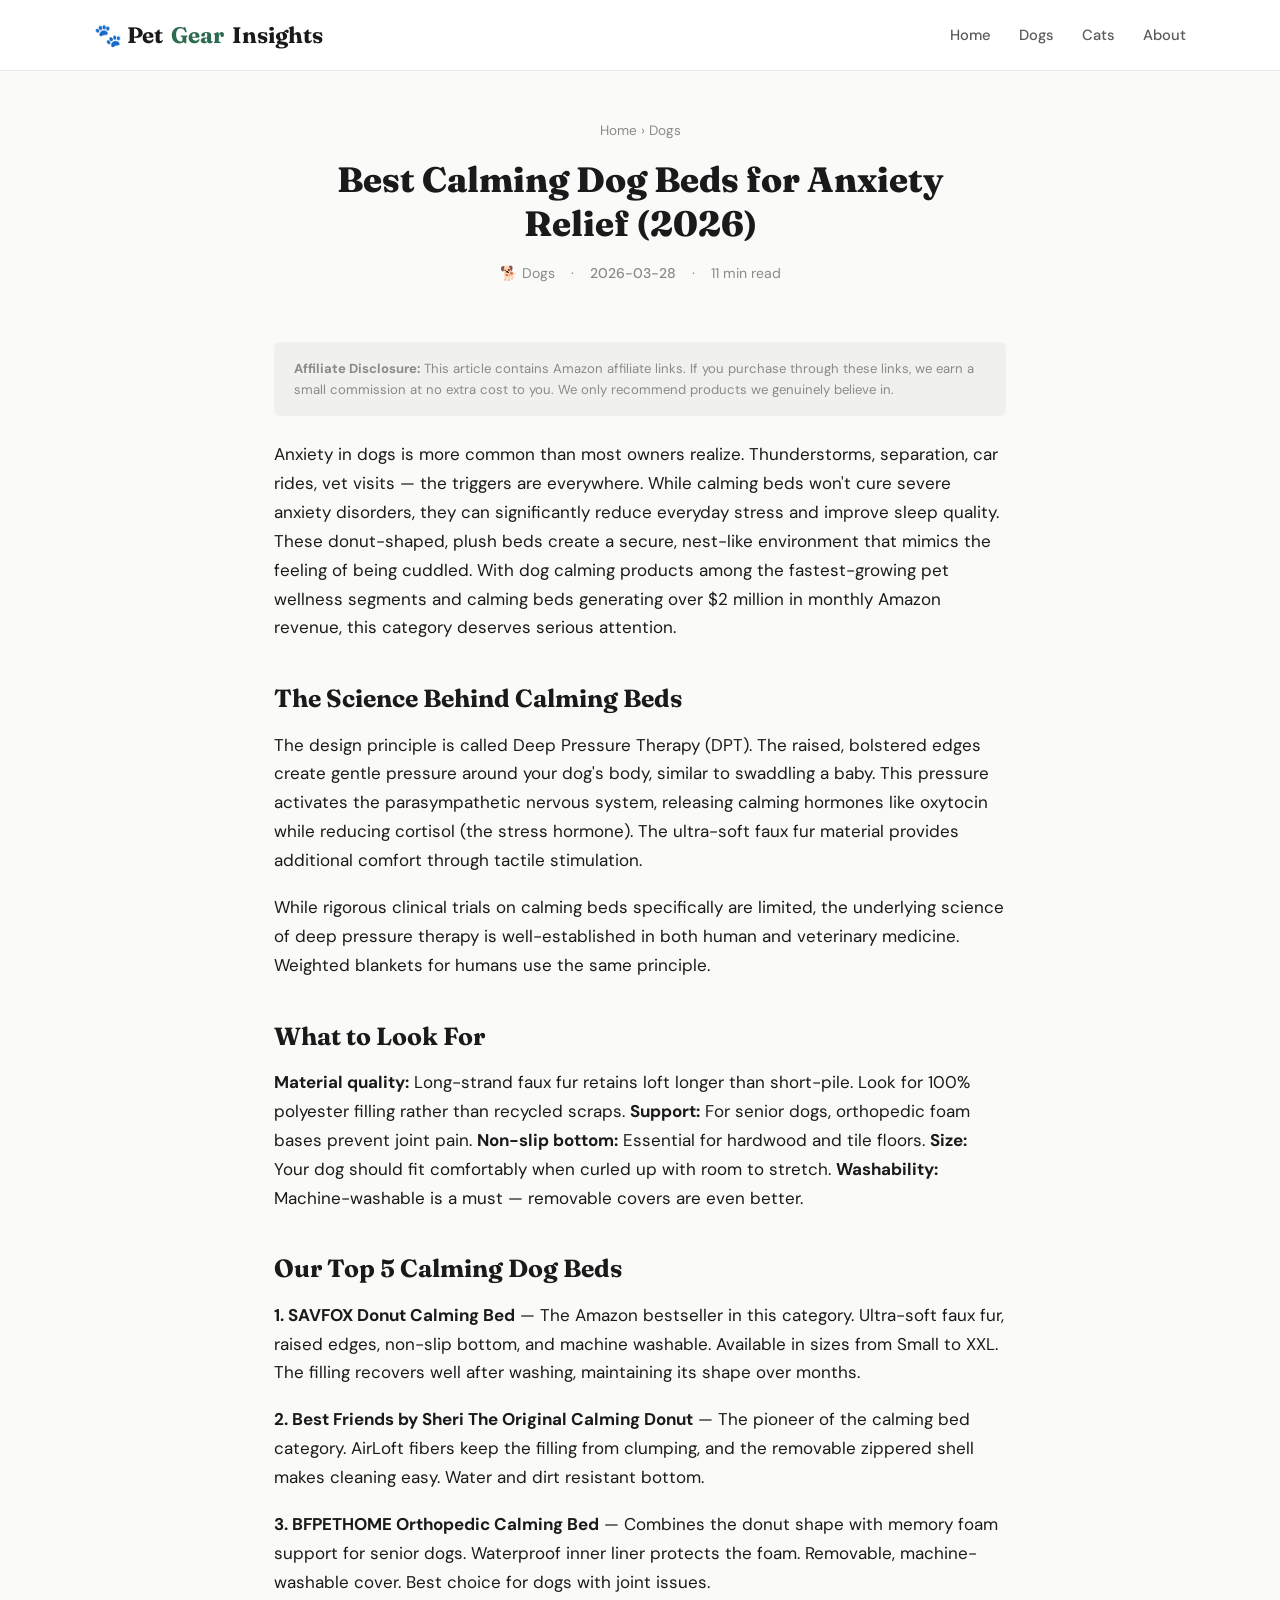
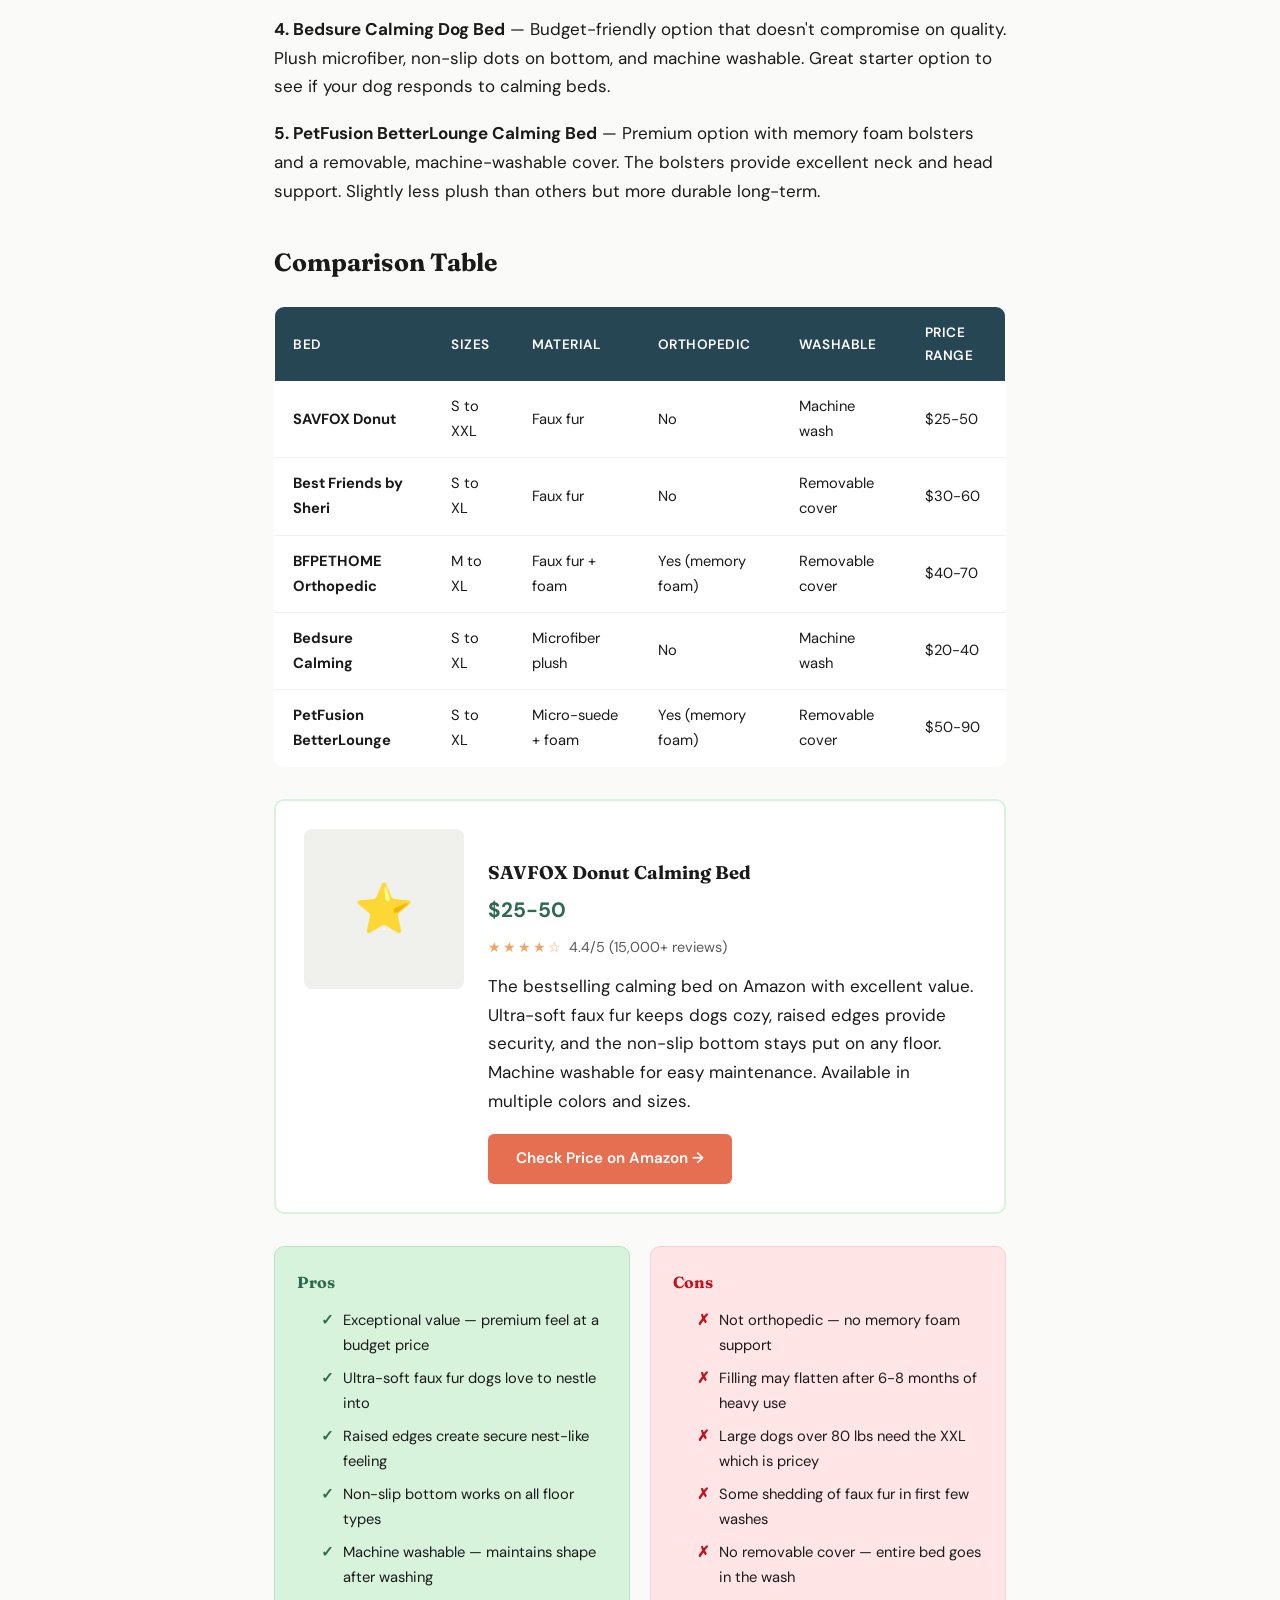
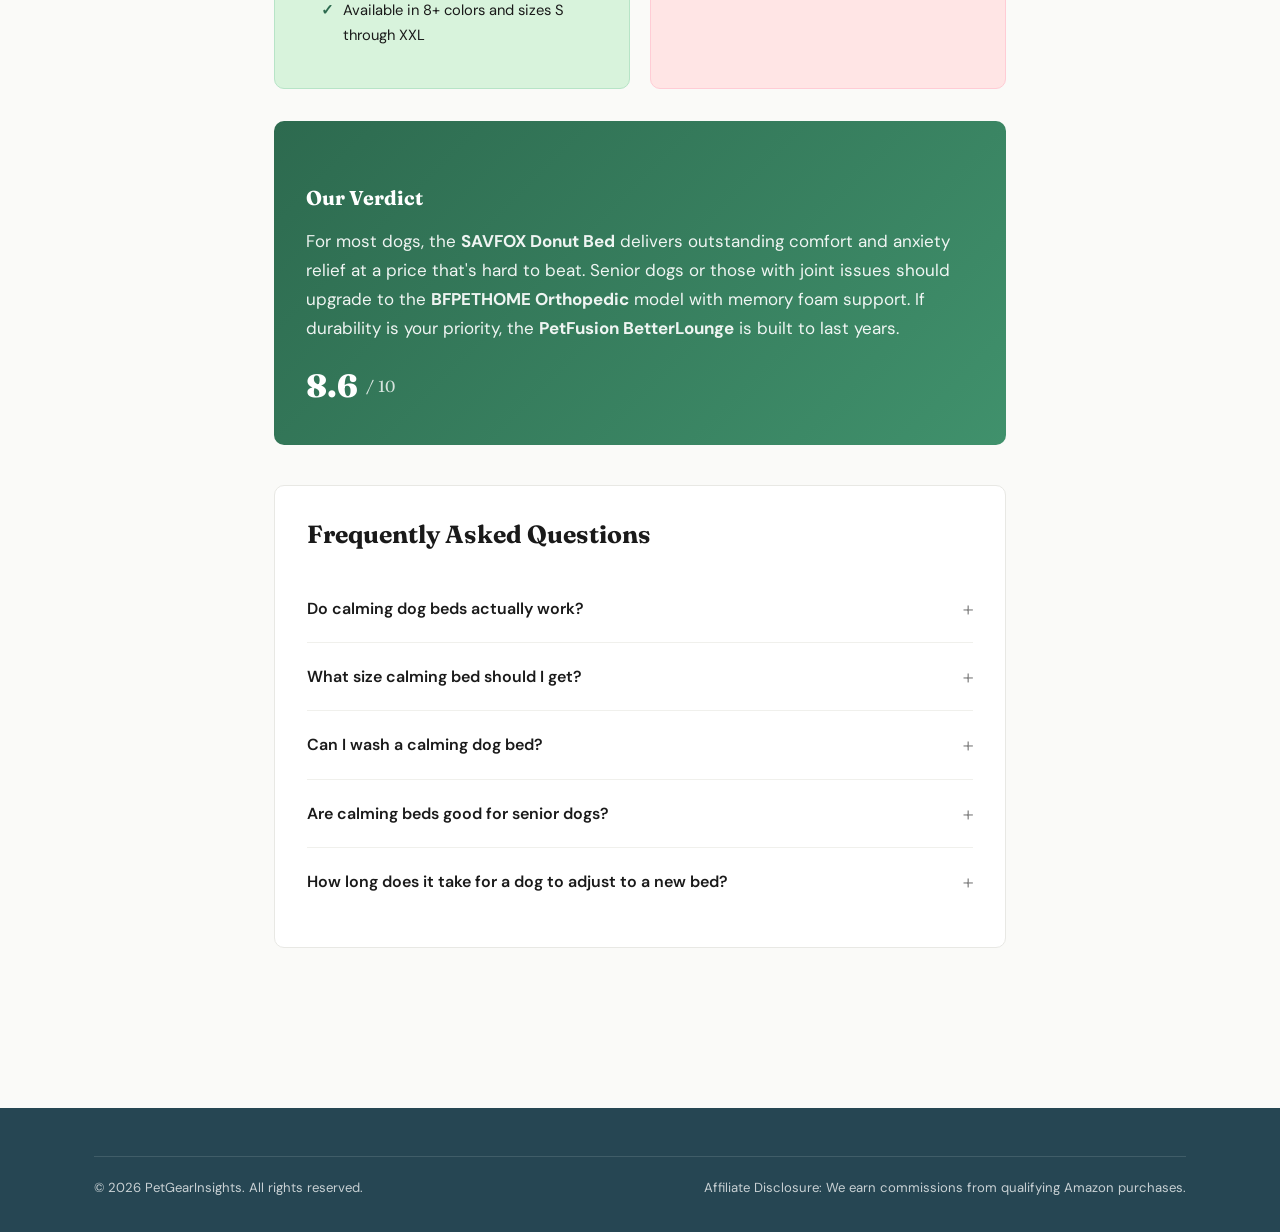
<file: articles/best-calming-dog-bed-anxiety-relief.html>
<!DOCTYPE html>
<html lang="en">
<head>
  <meta charset="UTF-8">
  <meta name="viewport" content="width=device-width, initial-scale=1.0">
  <title>Best Calming Dog Beds for Anxiety Relief (2026) — PetGearInsights</title>
  <meta name="description" content="Top 5 calming dog beds reviewed for anxiety relief in 2026. SAVFOX, Best Friends by Sheri, orthopedic options compared.">
  <meta name="robots" content="index, follow">
  <link rel="canonical" href="https://petgearinsights.com/articles/best-calming-dog-bed-anxiety-relief.html">
  <link rel="stylesheet" href="../css/style.css">
  <!-- Google tag (gtag.js) -->
  <script async src="https://www.googletagmanager.com/gtag/js?id=G-W105ZBEQEC"></script>
  <script>
    window.dataLayer = window.dataLayer || [];
    function gtag(){dataLayer.push(arguments);}
    gtag('js', new Date());
    gtag('config', 'G-W105ZBEQEC');
  </script>
  <meta property="og:title" content="Best Calming Dog Beds for Anxiety Relief (2026)">
  <meta property="og:description" content="Top 5 calming dog beds reviewed for anxiety relief in 2026. SAVFOX, Best Friends by Sheri, orthopedic options compared.">
  <meta property="og:type" content="article">
  <meta property="og:url" content="https://petgearinsights.com/articles/best-calming-dog-bed-anxiety-relief.html">
  <script type="application/ld+json">
  {"@context":"https://schema.org","@type":"Product","name":"SAVFOX Donut Calming Bed","brand":{"@type":"Brand","name":"SAVFOX"},"review":{"@type":"Review","reviewRating":{"@type":"Rating","ratingValue":"4.4","bestRating":"5"},"author":{"@type":"Organization","name":"PetGearInsights"}},"aggregateRating":{"@type":"AggregateRating","ratingValue":"4.4","reviewCount":"15000"}}
  </script>
  <script type="application/ld+json">
  {"@context":"https://schema.org","@type":"FAQPage","mainEntity":[{"@type":"Question","name":"Do calming dog beds actually work?","acceptedAnswer":{"@type":"Answer","text":"Research suggests the donut shape and raised edges provide a sense of security similar to being held. Many owners report reduced anxiety symptoms. However, they work best alongside other anxiety management strategies, not as a standalone cure."}},{"@type":"Question","name":"What size calming bed should I get?","acceptedAnswer":{"@type":"Answer","text":"Measure your dog from nose to tail while lying down and add 6-12 inches. Your dog should be able to curl up comfortably with room to stretch. When in doubt, size up rather than down."}},{"@type":"Question","name":"Can I wash a calming dog bed?","acceptedAnswer":{"@type":"Answer","text":"Most calming beds are machine-washable, but check the care label. Use cold water, gentle cycle, and tumble dry on low. Some have removable covers which makes washing much easier. Wash every 1-2 weeks."}},{"@type":"Question","name":"Are calming beds good for senior dogs?","acceptedAnswer":{"@type":"Answer","text":"Absolutely. Look for orthopedic options with memory foam that supports joints. Senior dogs particularly benefit from the bolstered edges which are easier to rest their head on than flat beds."}},{"@type":"Question","name":"How long does it take for a dog to adjust to a new bed?","acceptedAnswer":{"@type":"Answer","text":"Most dogs take 1-3 days to accept a new bed. Place it in a familiar, comfortable spot. Add a piece of your worn clothing for your scent. Some dogs take to it immediately while others need a week of gradual introduction."}}]}
  </script>
</head>
<body>
  <header class="site-header">
    <div class="header-inner">
      <a href="../index.html" class="site-logo">🐾 Pet<span>Gear</span>Insights</a>
      <nav class="site-nav">
        <a href="../index.html">Home</a>
        <a href="../index.html#dogs">Dogs</a>
        <a href="../index.html#cats">Cats</a>
        <a href="../index.html#about">About</a>
      </nav>
      <button class="menu-toggle" aria-label="Menu">
        <svg viewBox="0 0 24 24" fill="none" stroke="currentColor" stroke-width="2"><path d="M3 12h18M3 6h18M3 18h18"/></svg>
      </button>
    </div>
  </header>

  <div class="article-header">
    <div class="article-container">
      <div class="breadcrumb"><a href="../index.html">Home</a> &rsaquo; Dogs</div>
      <h1>Best Calming Dog Beds for Anxiety Relief (2026)</h1>
      <div class="article-meta">
        <span>🐕 Dogs</span>
        <span>·</span>
        <time datetime="2026-03-28">2026-03-28</time>
        <span>·</span>
        <span>11 min read</span>
      </div>
    </div>
  </div>

  <div class="article-container">
    <div class="affiliate-disclosure">
      <strong>Affiliate Disclosure:</strong> This article contains Amazon affiliate links. If you purchase through these links, we earn a small commission at no extra cost to you. We only recommend products we genuinely believe in.
    </div>

    <div class="article-content">
      
<p>Anxiety in dogs is more common than most owners realize. Thunderstorms, separation, car rides, vet visits — the triggers are everywhere. While calming beds won't cure severe anxiety disorders, they can significantly reduce everyday stress and improve sleep quality. These donut-shaped, plush beds create a secure, nest-like environment that mimics the feeling of being cuddled. With dog calming products among the fastest-growing pet wellness segments and calming beds generating over $2 million in monthly Amazon revenue, this category deserves serious attention.</p>

<h2>The Science Behind Calming Beds</h2>
<p>The design principle is called Deep Pressure Therapy (DPT). The raised, bolstered edges create gentle pressure around your dog's body, similar to swaddling a baby. This pressure activates the parasympathetic nervous system, releasing calming hormones like oxytocin while reducing cortisol (the stress hormone). The ultra-soft faux fur material provides additional comfort through tactile stimulation.</p><p>While rigorous clinical trials on calming beds specifically are limited, the underlying science of deep pressure therapy is well-established in both human and veterinary medicine. Weighted blankets for humans use the same principle.</p>
<h2>What to Look For</h2>
<p><strong>Material quality:</strong> Long-strand faux fur retains loft longer than short-pile. Look for 100% polyester filling rather than recycled scraps. <strong>Support:</strong> For senior dogs, orthopedic foam bases prevent joint pain. <strong>Non-slip bottom:</strong> Essential for hardwood and tile floors. <strong>Size:</strong> Your dog should fit comfortably when curled up with room to stretch. <strong>Washability:</strong> Machine-washable is a must — removable covers are even better.</p>
<h2>Our Top 5 Calming Dog Beds</h2>
<p><strong>1. SAVFOX Donut Calming Bed</strong> — The Amazon bestseller in this category. Ultra-soft faux fur, raised edges, non-slip bottom, and machine washable. Available in sizes from Small to XXL. The filling recovers well after washing, maintaining its shape over months.</p><p><strong>2. Best Friends by Sheri The Original Calming Donut</strong> — The pioneer of the calming bed category. AirLoft fibers keep the filling from clumping, and the removable zippered shell makes cleaning easy. Water and dirt resistant bottom.</p><p><strong>3. BFPETHOME Orthopedic Calming Bed</strong> — Combines the donut shape with memory foam support for senior dogs. Waterproof inner liner protects the foam. Removable, machine-washable cover. Best choice for dogs with joint issues.</p><p><strong>4. Bedsure Calming Dog Bed</strong> — Budget-friendly option that doesn't compromise on quality. Plush microfiber, non-slip dots on bottom, and machine washable. Great starter option to see if your dog responds to calming beds.</p><p><strong>5. PetFusion BetterLounge Calming Bed</strong> — Premium option with memory foam bolsters and a removable, machine-washable cover. The bolsters provide excellent neck and head support. Slightly less plush than others but more durable long-term.</p>


<h2>Comparison Table</h2>
<table class="comparison-table"><thead><tr><th>Bed</th><th>Sizes</th><th>Material</th><th>Orthopedic</th><th>Washable</th><th>Price Range</th></tr></thead><tbody><tr><td><strong>SAVFOX Donut</strong></td><td>S to XXL</td><td>Faux fur</td><td>No</td><td>Machine wash</td><td>$25-50</td></tr><tr><td><strong>Best Friends by Sheri</strong></td><td>S to XL</td><td>Faux fur</td><td>No</td><td>Removable cover</td><td>$30-60</td></tr><tr><td><strong>BFPETHOME Orthopedic</strong></td><td>M to XL</td><td>Faux fur + foam</td><td>Yes (memory foam)</td><td>Removable cover</td><td>$40-70</td></tr><tr><td><strong>Bedsure Calming</strong></td><td>S to XL</td><td>Microfiber plush</td><td>No</td><td>Machine wash</td><td>$20-40</td></tr><tr><td><strong>PetFusion BetterLounge</strong></td><td>S to XL</td><td>Micro-suede + foam</td><td>Yes (memory foam)</td><td>Removable cover</td><td>$50-90</td></tr></tbody></table>

<div class="product-box">
  <div style="width:160px;height:160px;background:#F0F0EC;border-radius:8px;display:flex;align-items:center;justify-content:center;font-size:3rem;flex-shrink:0;">⭐</div>
  <div class="product-box-content">
    <h3>SAVFOX Donut Calming Bed</h3>
    <div class="product-price">$25-50</div>
    <div class="product-rating"><span class="stars">★★★★☆</span> 4.4/5 (15,000+ reviews)</div>
    <p>The bestselling calming bed on Amazon with excellent value. Ultra-soft faux fur keeps dogs cozy, raised edges provide security, and the non-slip bottom stays put on any floor. Machine washable for easy maintenance. Available in multiple colors and sizes.</p>
    <a href="https://www.amazon.com/dp/B0B3X8XXJ3?tag=petgearinsigh-20" target="_blank" rel="nofollow noopener" class="btn-affiliate">Check Price on Amazon →</a>
  </div>
</div>

<div class="pros-cons">
  <div class="pros-list">
    <h4>Pros</h4>
    <ul><li>Exceptional value — premium feel at a budget price</li><li>Ultra-soft faux fur dogs love to nestle into</li><li>Raised edges create secure nest-like feeling</li><li>Non-slip bottom works on all floor types</li><li>Machine washable — maintains shape after washing</li><li>Available in 8+ colors and sizes S through XXL</li></ul>
  </div>
  <div class="cons-list">
    <h4>Cons</h4>
    <ul><li>Not orthopedic — no memory foam support</li><li>Filling may flatten after 6-8 months of heavy use</li><li>Large dogs over 80 lbs need the XXL which is pricey</li><li>Some shedding of faux fur in first few washes</li><li>No removable cover — entire bed goes in the wash</li></ul>
  </div>
</div>

<div class="verdict-box">
  <h3>Our Verdict</h3>
  <p>For most dogs, the <strong>SAVFOX Donut Bed</strong> delivers outstanding comfort and anxiety relief at a price that's hard to beat. Senior dogs or those with joint issues should upgrade to the <strong>BFPETHOME Orthopedic</strong> model with memory foam support. If durability is your priority, the <strong>PetFusion BetterLounge</strong> is built to last years.</p>
  <div class="verdict-score">8.6 <span>/ 10</span></div>
</div>

<div class="faq-section">
  <h2>Frequently Asked Questions</h2>
  <div class="faq-item">
    <div class="faq-question">Do calming dog beds actually work?</div>
    <div class="faq-answer">Research suggests the donut shape and raised edges provide a sense of security similar to being held. Many owners report reduced anxiety symptoms. However, they work best alongside other anxiety management strategies, not as a standalone cure.</div>
  </div>
  <div class="faq-item">
    <div class="faq-question">What size calming bed should I get?</div>
    <div class="faq-answer">Measure your dog from nose to tail while lying down and add 6-12 inches. Your dog should be able to curl up comfortably with room to stretch. When in doubt, size up rather than down.</div>
  </div>
  <div class="faq-item">
    <div class="faq-question">Can I wash a calming dog bed?</div>
    <div class="faq-answer">Most calming beds are machine-washable, but check the care label. Use cold water, gentle cycle, and tumble dry on low. Some have removable covers which makes washing much easier. Wash every 1-2 weeks.</div>
  </div>
  <div class="faq-item">
    <div class="faq-question">Are calming beds good for senior dogs?</div>
    <div class="faq-answer">Absolutely. Look for orthopedic options with memory foam that supports joints. Senior dogs particularly benefit from the bolstered edges which are easier to rest their head on than flat beds.</div>
  </div>
  <div class="faq-item">
    <div class="faq-question">How long does it take for a dog to adjust to a new bed?</div>
    <div class="faq-answer">Most dogs take 1-3 days to accept a new bed. Place it in a familiar, comfortable spot. Add a piece of your worn clothing for your scent. Some dogs take to it immediately while others need a week of gradual introduction.</div>
  </div>
  
</div>

    </div>
  </div>

  <footer class="site-footer">
    <div class="container">
      <div class="footer-bottom">
        <span>&copy; 2026 PetGearInsights. All rights reserved.</span>
        <span>Affiliate Disclosure: We earn commissions from qualifying Amazon purchases.</span>
      </div>
    </div>
  </footer>
  <script src="../js/main.js"></script>
</body>
</html>
</file>
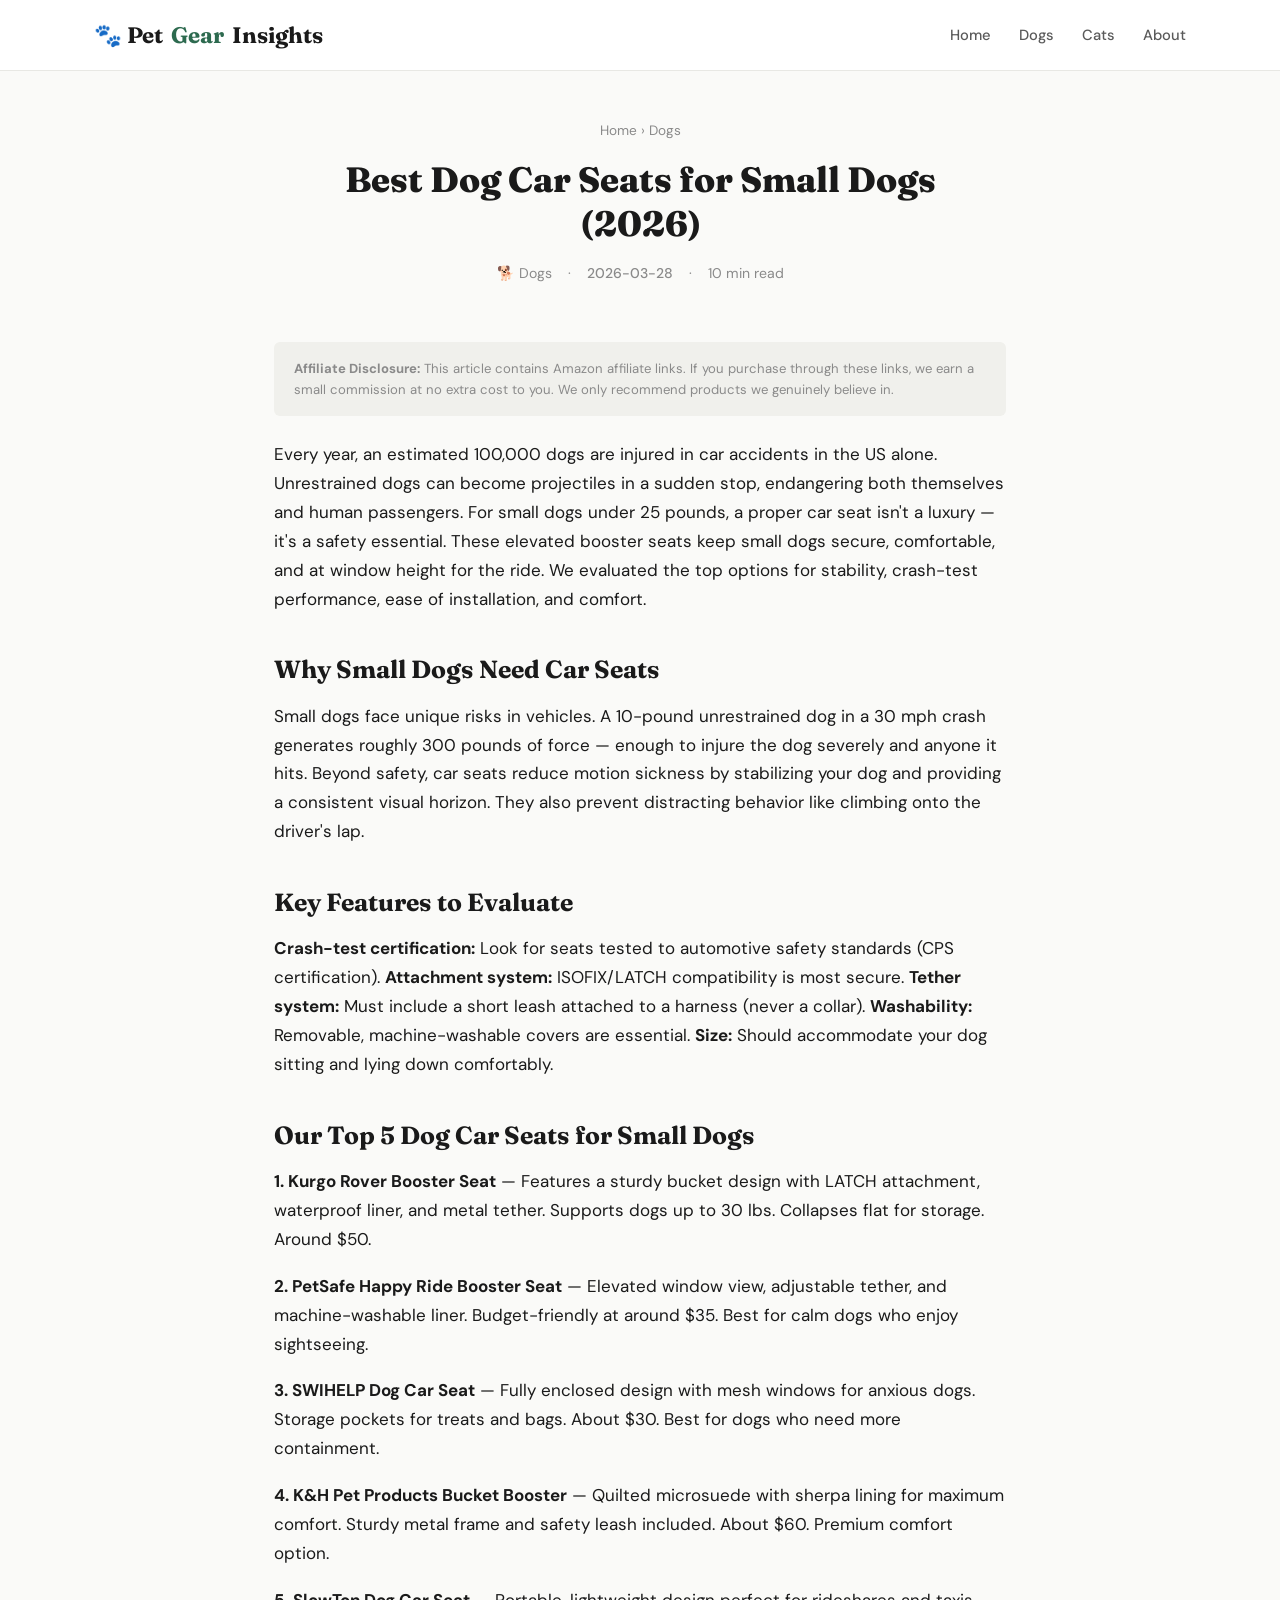
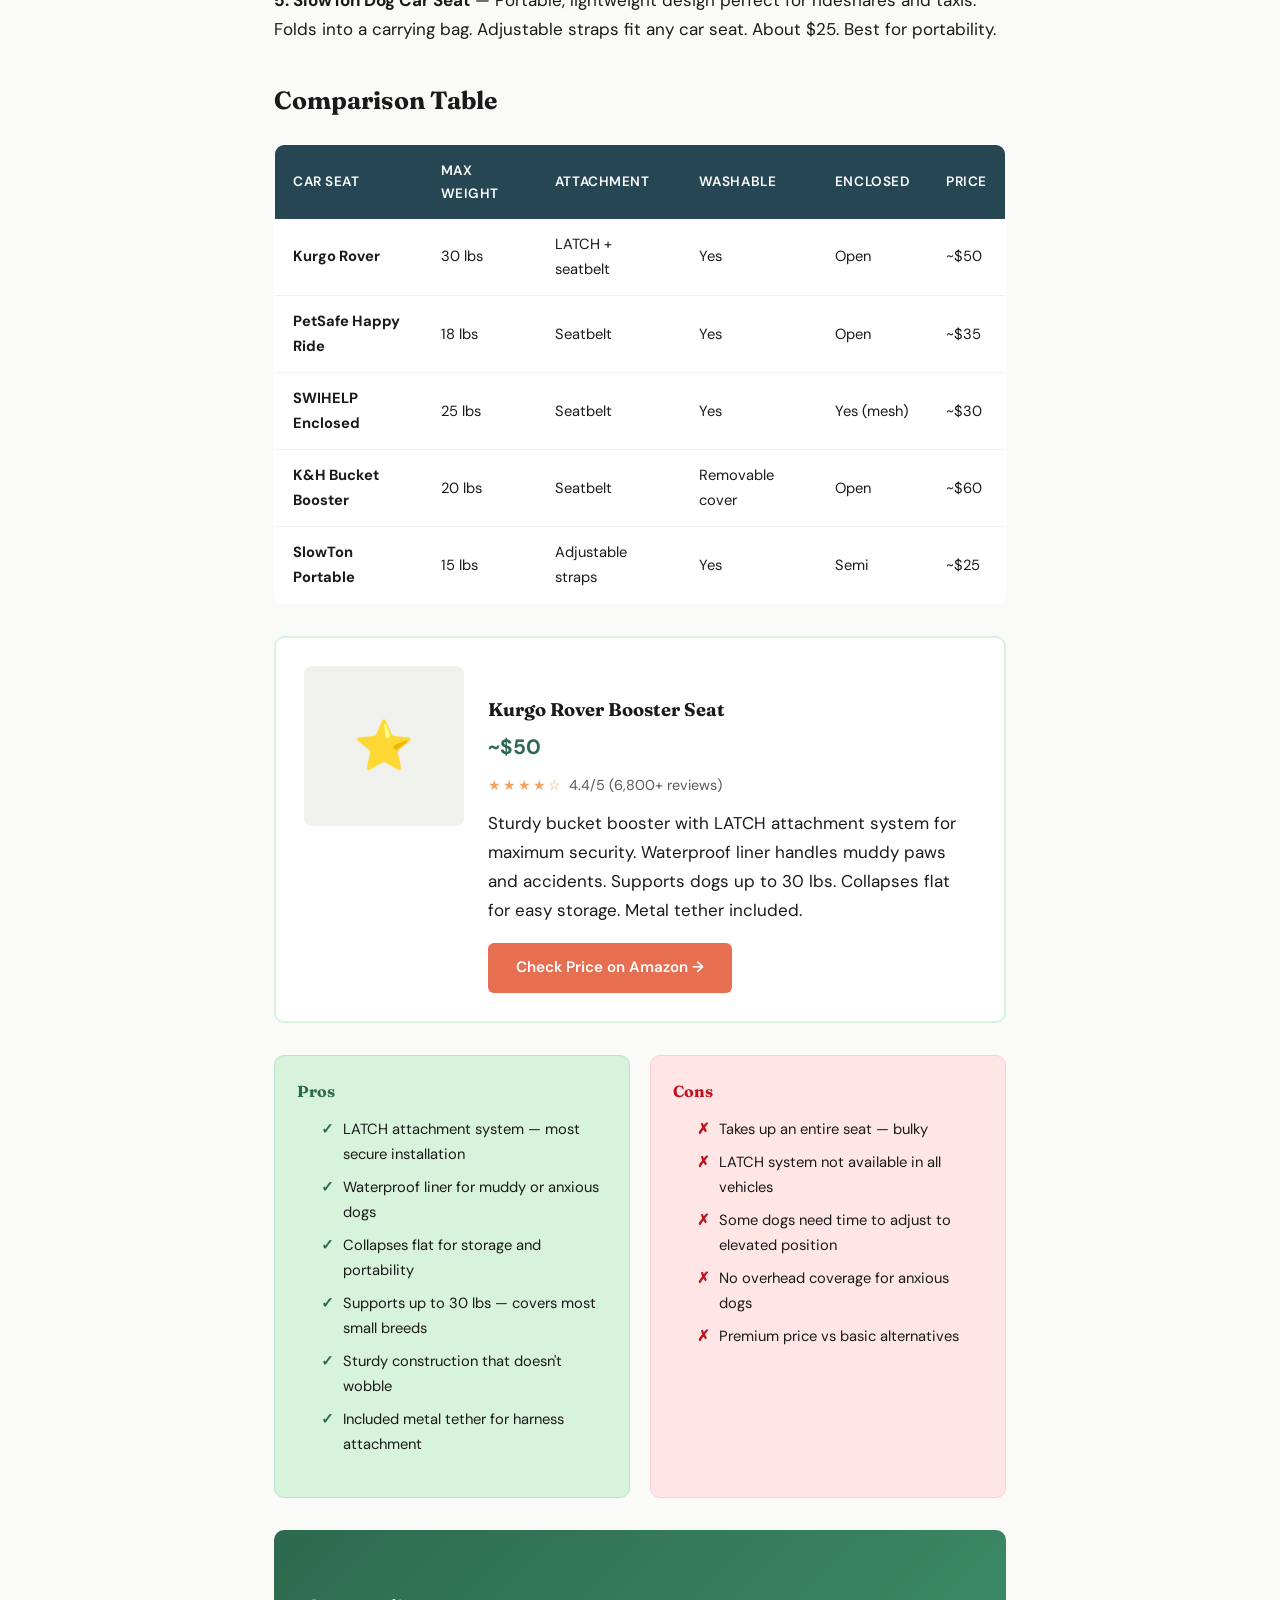
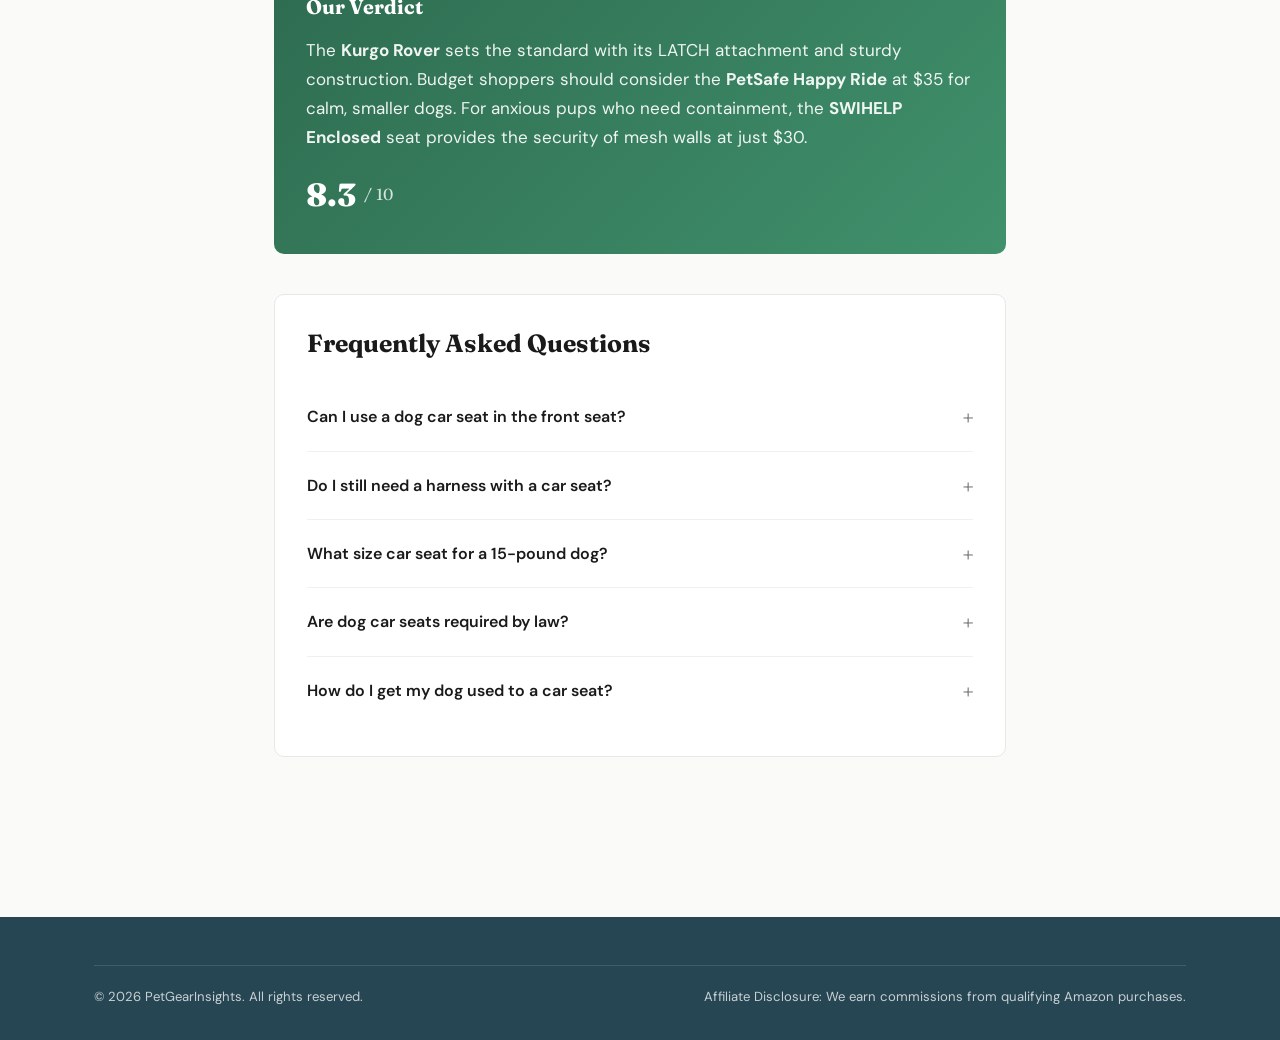
<file: articles/best-dog-car-seat-small-dogs.html>
<!DOCTYPE html>
<html lang="en">
<head>
  <meta charset="UTF-8">
  <meta name="viewport" content="width=device-width, initial-scale=1.0">
  <title>Best Dog Car Seats for Small Dogs (2026) — PetGearInsights</title>
  <meta name="description" content="Top 5 dog car seats for small dogs compared. Safety, comfort, and ease of installation reviewed for 2026.">
  <meta name="robots" content="index, follow">
  <link rel="canonical" href="https://petgearinsights.com/articles/best-dog-car-seat-small-dogs.html">
  <link rel="stylesheet" href="../css/style.css">
  <!-- Google tag (gtag.js) -->
  <script async src="https://www.googletagmanager.com/gtag/js?id=G-W105ZBEQEC"></script>
  <script>
    window.dataLayer = window.dataLayer || [];
    function gtag(){dataLayer.push(arguments);}
    gtag('js', new Date());
    gtag('config', 'G-W105ZBEQEC');
  </script>
  <meta property="og:title" content="Best Dog Car Seats for Small Dogs (2026)">
  <meta property="og:description" content="Top 5 dog car seats for small dogs compared. Safety, comfort, and ease of installation reviewed for 2026.">
  <meta property="og:type" content="article">
  <meta property="og:url" content="https://petgearinsights.com/articles/best-dog-car-seat-small-dogs.html">
  <script type="application/ld+json">
  {"@context":"https://schema.org","@type":"Product","name":"Kurgo Rover Booster Seat","brand":{"@type":"Brand","name":"Kurgo"},"review":{"@type":"Review","reviewRating":{"@type":"Rating","ratingValue":"4.4","bestRating":"5"},"author":{"@type":"Organization","name":"PetGearInsights"}},"aggregateRating":{"@type":"AggregateRating","ratingValue":"4.4","reviewCount":"6,800"}}
  </script>
  <script type="application/ld+json">
  {"@context":"https://schema.org","@type":"FAQPage","mainEntity":[{"@type":"Question","name":"Can I use a dog car seat in the front seat?","acceptedAnswer":{"@type":"Answer","text":"It is safest to use dog car seats in the back seat to avoid airbag deployment risks. If you must use the front seat, disable the passenger airbag and use the furthest-back position setting."}},{"@type":"Question","name":"Do I still need a harness with a car seat?","acceptedAnswer":{"@type":"Answer","text":"Yes. A car seat elevates and contains your dog, but a crash-rated harness with a short tether prevents ejection during sudden stops. Never attach the tether to a collar — always use a harness."}},{"@type":"Question","name":"What size car seat for a 15-pound dog?","acceptedAnswer":{"@type":"Answer","text":"Most small dog car seats accommodate dogs up to 20-30 pounds. A 15-pound dog should be comfortable in any standard small car seat. Measure your dog sitting upright and compare to the seats internal dimensions."}},{"@type":"Question","name":"Are dog car seats required by law?","acceptedAnswer":{"@type":"Answer","text":"Laws vary by state and country. Several US states require pets to be restrained while driving. Regardless of local laws, an unrestrained dog is a safety hazard during sudden stops or accidents."}},{"@type":"Question","name":"How do I get my dog used to a car seat?","acceptedAnswer":{"@type":"Answer","text":"Start by placing the car seat in your home and letting your dog explore it with treats and praise. Then install it in the car for short, positive trips. Most dogs adjust within 3-5 car rides."}}]}
  </script>
</head>
<body>
  <header class="site-header">
    <div class="header-inner">
      <a href="../index.html" class="site-logo">🐾 Pet<span>Gear</span>Insights</a>
      <nav class="site-nav">
        <a href="../index.html">Home</a>
        <a href="../index.html#dogs">Dogs</a>
        <a href="../index.html#cats">Cats</a>
        <a href="../index.html#about">About</a>
      </nav>
      <button class="menu-toggle" aria-label="Menu">
        <svg viewBox="0 0 24 24" fill="none" stroke="currentColor" stroke-width="2"><path d="M3 12h18M3 6h18M3 18h18"/></svg>
      </button>
    </div>
  </header>

  <div class="article-header">
    <div class="article-container">
      <div class="breadcrumb"><a href="../index.html">Home</a> &rsaquo; Dogs</div>
      <h1>Best Dog Car Seats for Small Dogs (2026)</h1>
      <div class="article-meta">
        <span>🐕 Dogs</span>
        <span>·</span>
        <time datetime="2026-03-28">2026-03-28</time>
        <span>·</span>
        <span>10 min read</span>
      </div>
    </div>
  </div>

  <div class="article-container">
    <div class="affiliate-disclosure">
      <strong>Affiliate Disclosure:</strong> This article contains Amazon affiliate links. If you purchase through these links, we earn a small commission at no extra cost to you. We only recommend products we genuinely believe in.
    </div>

    <div class="article-content">
      
<p>Every year, an estimated 100,000 dogs are injured in car accidents in the US alone. Unrestrained dogs can become projectiles in a sudden stop, endangering both themselves and human passengers. For small dogs under 25 pounds, a proper car seat isn't a luxury — it's a safety essential. These elevated booster seats keep small dogs secure, comfortable, and at window height for the ride. We evaluated the top options for stability, crash-test performance, ease of installation, and comfort.</p>

<h2>Why Small Dogs Need Car Seats</h2>
<p>Small dogs face unique risks in vehicles. A 10-pound unrestrained dog in a 30 mph crash generates roughly 300 pounds of force — enough to injure the dog severely and anyone it hits. Beyond safety, car seats reduce motion sickness by stabilizing your dog and providing a consistent visual horizon. They also prevent distracting behavior like climbing onto the driver's lap.</p>
<h2>Key Features to Evaluate</h2>
<p><strong>Crash-test certification:</strong> Look for seats tested to automotive safety standards (CPS certification). <strong>Attachment system:</strong> ISOFIX/LATCH compatibility is most secure. <strong>Tether system:</strong> Must include a short leash attached to a harness (never a collar). <strong>Washability:</strong> Removable, machine-washable covers are essential. <strong>Size:</strong> Should accommodate your dog sitting and lying down comfortably.</p>
<h2>Our Top 5 Dog Car Seats for Small Dogs</h2>
<p><strong>1. Kurgo Rover Booster Seat</strong> — Features a sturdy bucket design with LATCH attachment, waterproof liner, and metal tether. Supports dogs up to 30 lbs. Collapses flat for storage. Around $50.</p><p><strong>2. PetSafe Happy Ride Booster Seat</strong> — Elevated window view, adjustable tether, and machine-washable liner. Budget-friendly at around $35. Best for calm dogs who enjoy sightseeing.</p><p><strong>3. SWIHELP Dog Car Seat</strong> — Fully enclosed design with mesh windows for anxious dogs. Storage pockets for treats and bags. About $30. Best for dogs who need more containment.</p><p><strong>4. K&H Pet Products Bucket Booster</strong> — Quilted microsuede with sherpa lining for maximum comfort. Sturdy metal frame and safety leash included. About $60. Premium comfort option.</p><p><strong>5. SlowTon Dog Car Seat</strong> — Portable, lightweight design perfect for rideshares and taxis. Folds into a carrying bag. Adjustable straps fit any car seat. About $25. Best for portability.</p>


<h2>Comparison Table</h2>
<table class="comparison-table"><thead><tr><th>Car Seat</th><th>Max Weight</th><th>Attachment</th><th>Washable</th><th>Enclosed</th><th>Price</th></tr></thead><tbody><tr><td><strong>Kurgo Rover</strong></td><td>30 lbs</td><td>LATCH + seatbelt</td><td>Yes</td><td>Open</td><td>~$50</td></tr><tr><td><strong>PetSafe Happy Ride</strong></td><td>18 lbs</td><td>Seatbelt</td><td>Yes</td><td>Open</td><td>~$35</td></tr><tr><td><strong>SWIHELP Enclosed</strong></td><td>25 lbs</td><td>Seatbelt</td><td>Yes</td><td>Yes (mesh)</td><td>~$30</td></tr><tr><td><strong>K&H Bucket Booster</strong></td><td>20 lbs</td><td>Seatbelt</td><td>Removable cover</td><td>Open</td><td>~$60</td></tr><tr><td><strong>SlowTon Portable</strong></td><td>15 lbs</td><td>Adjustable straps</td><td>Yes</td><td>Semi</td><td>~$25</td></tr></tbody></table>

<div class="product-box">
  <div style="width:160px;height:160px;background:#F0F0EC;border-radius:8px;display:flex;align-items:center;justify-content:center;font-size:3rem;flex-shrink:0;">⭐</div>
  <div class="product-box-content">
    <h3>Kurgo Rover Booster Seat</h3>
    <div class="product-price">~$50</div>
    <div class="product-rating"><span class="stars">★★★★☆</span> 4.4/5 (6,800+ reviews)</div>
    <p>Sturdy bucket booster with LATCH attachment system for maximum security. Waterproof liner handles muddy paws and accidents. Supports dogs up to 30 lbs. Collapses flat for easy storage. Metal tether included.</p>
    <a href="https://www.amazon.com/dp/B0DD7X8Y22?tag=petgearinsigh-20" target="_blank" rel="nofollow noopener" class="btn-affiliate">Check Price on Amazon →</a>
  </div>
</div>

<div class="pros-cons">
  <div class="pros-list">
    <h4>Pros</h4>
    <ul><li>LATCH attachment system — most secure installation</li><li>Waterproof liner for muddy or anxious dogs</li><li>Collapses flat for storage and portability</li><li>Supports up to 30 lbs — covers most small breeds</li><li>Sturdy construction that doesn't wobble</li><li>Included metal tether for harness attachment</li></ul>
  </div>
  <div class="cons-list">
    <h4>Cons</h4>
    <ul><li>Takes up an entire seat — bulky</li><li>LATCH system not available in all vehicles</li><li>Some dogs need time to adjust to elevated position</li><li>No overhead coverage for anxious dogs</li><li>Premium price vs basic alternatives</li></ul>
  </div>
</div>

<div class="verdict-box">
  <h3>Our Verdict</h3>
  <p>The <strong>Kurgo Rover</strong> sets the standard with its LATCH attachment and sturdy construction. Budget shoppers should consider the <strong>PetSafe Happy Ride</strong> at $35 for calm, smaller dogs. For anxious pups who need containment, the <strong>SWIHELP Enclosed</strong> seat provides the security of mesh walls at just $30.</p>
  <div class="verdict-score">8.3 <span>/ 10</span></div>
</div>

<div class="faq-section">
  <h2>Frequently Asked Questions</h2>
  <div class="faq-item">
    <div class="faq-question">Can I use a dog car seat in the front seat?</div>
    <div class="faq-answer">It is safest to use dog car seats in the back seat to avoid airbag deployment risks. If you must use the front seat, disable the passenger airbag and use the furthest-back position setting.</div>
  </div>
  <div class="faq-item">
    <div class="faq-question">Do I still need a harness with a car seat?</div>
    <div class="faq-answer">Yes. A car seat elevates and contains your dog, but a crash-rated harness with a short tether prevents ejection during sudden stops. Never attach the tether to a collar — always use a harness.</div>
  </div>
  <div class="faq-item">
    <div class="faq-question">What size car seat for a 15-pound dog?</div>
    <div class="faq-answer">Most small dog car seats accommodate dogs up to 20-30 pounds. A 15-pound dog should be comfortable in any standard small car seat. Measure your dog sitting upright and compare to the seats internal dimensions.</div>
  </div>
  <div class="faq-item">
    <div class="faq-question">Are dog car seats required by law?</div>
    <div class="faq-answer">Laws vary by state and country. Several US states require pets to be restrained while driving. Regardless of local laws, an unrestrained dog is a safety hazard during sudden stops or accidents.</div>
  </div>
  <div class="faq-item">
    <div class="faq-question">How do I get my dog used to a car seat?</div>
    <div class="faq-answer">Start by placing the car seat in your home and letting your dog explore it with treats and praise. Then install it in the car for short, positive trips. Most dogs adjust within 3-5 car rides.</div>
  </div>
  
</div>

    </div>
  </div>

  <footer class="site-footer">
    <div class="container">
      <div class="footer-bottom">
        <span>&copy; 2026 PetGearInsights. All rights reserved.</span>
        <span>Affiliate Disclosure: We earn commissions from qualifying Amazon purchases.</span>
      </div>
    </div>
  </footer>
  <script src="../js/main.js"></script>
</body>
</html>
</file>
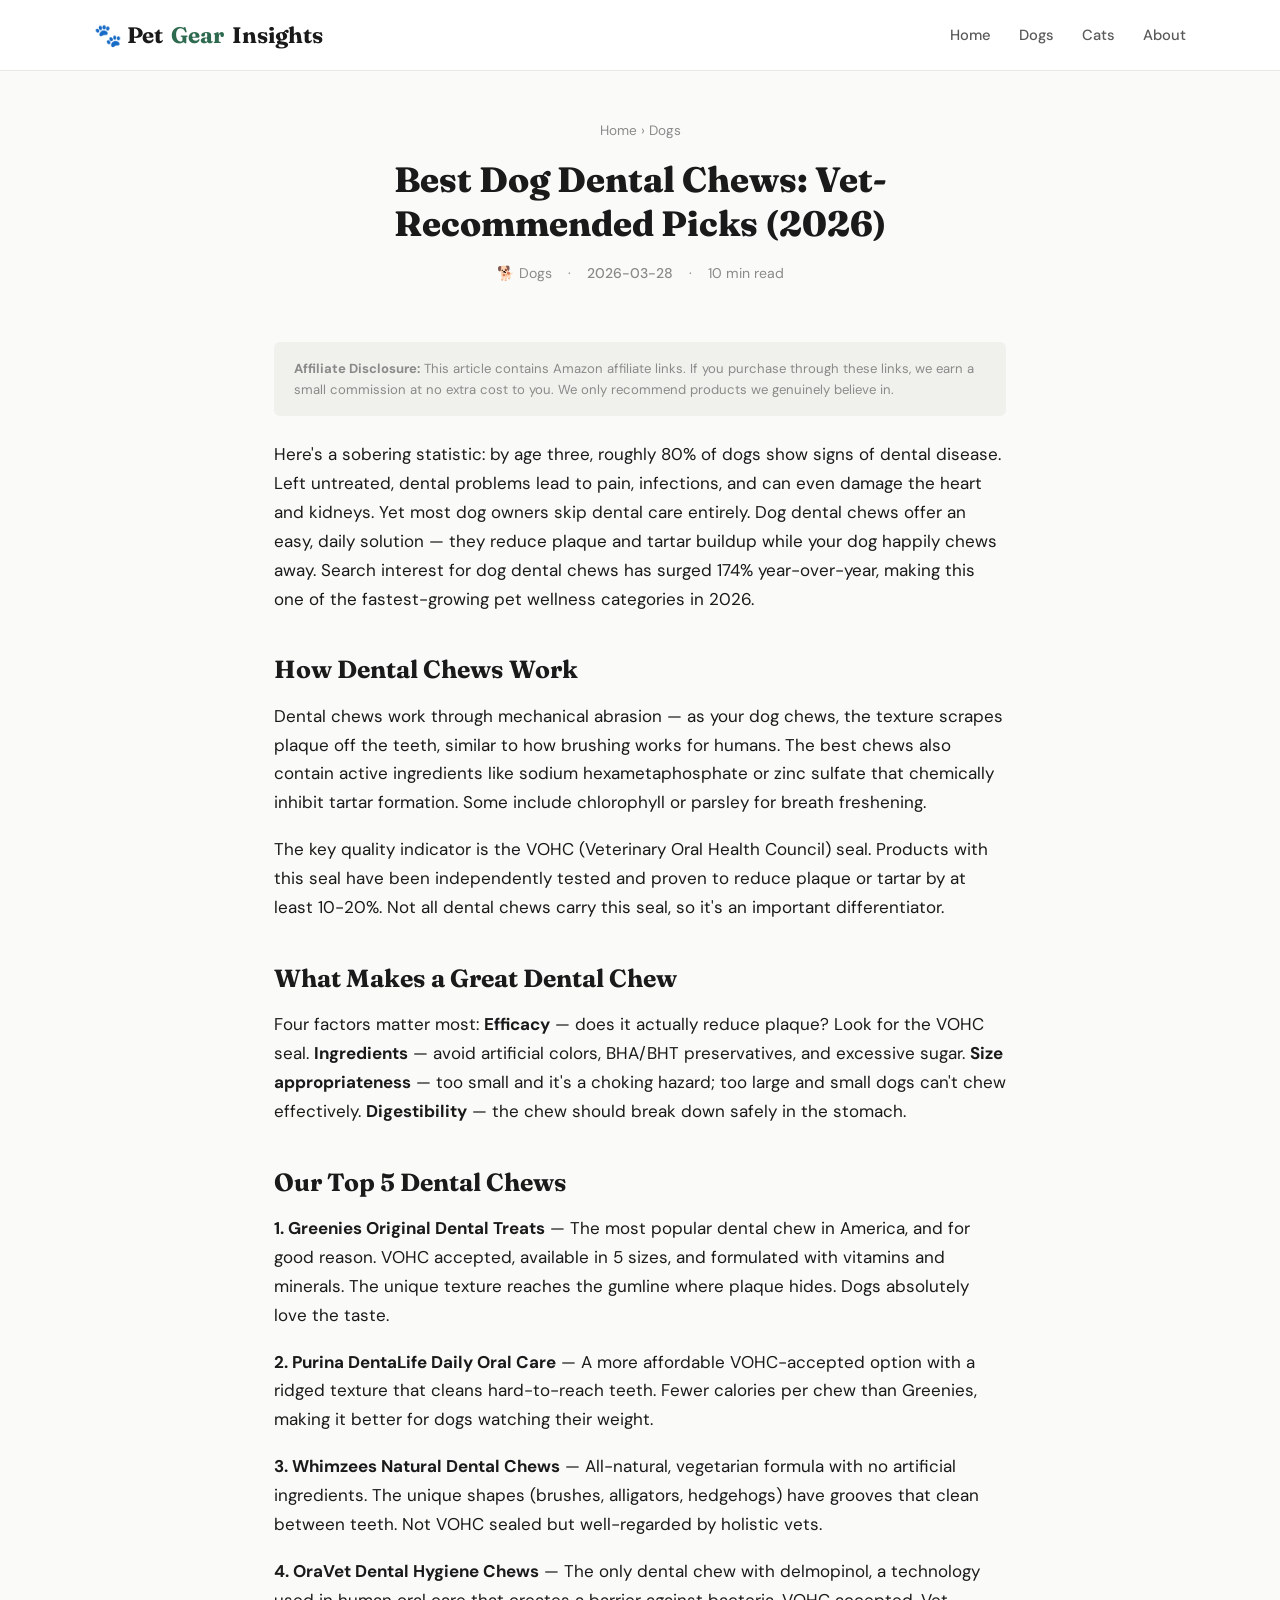
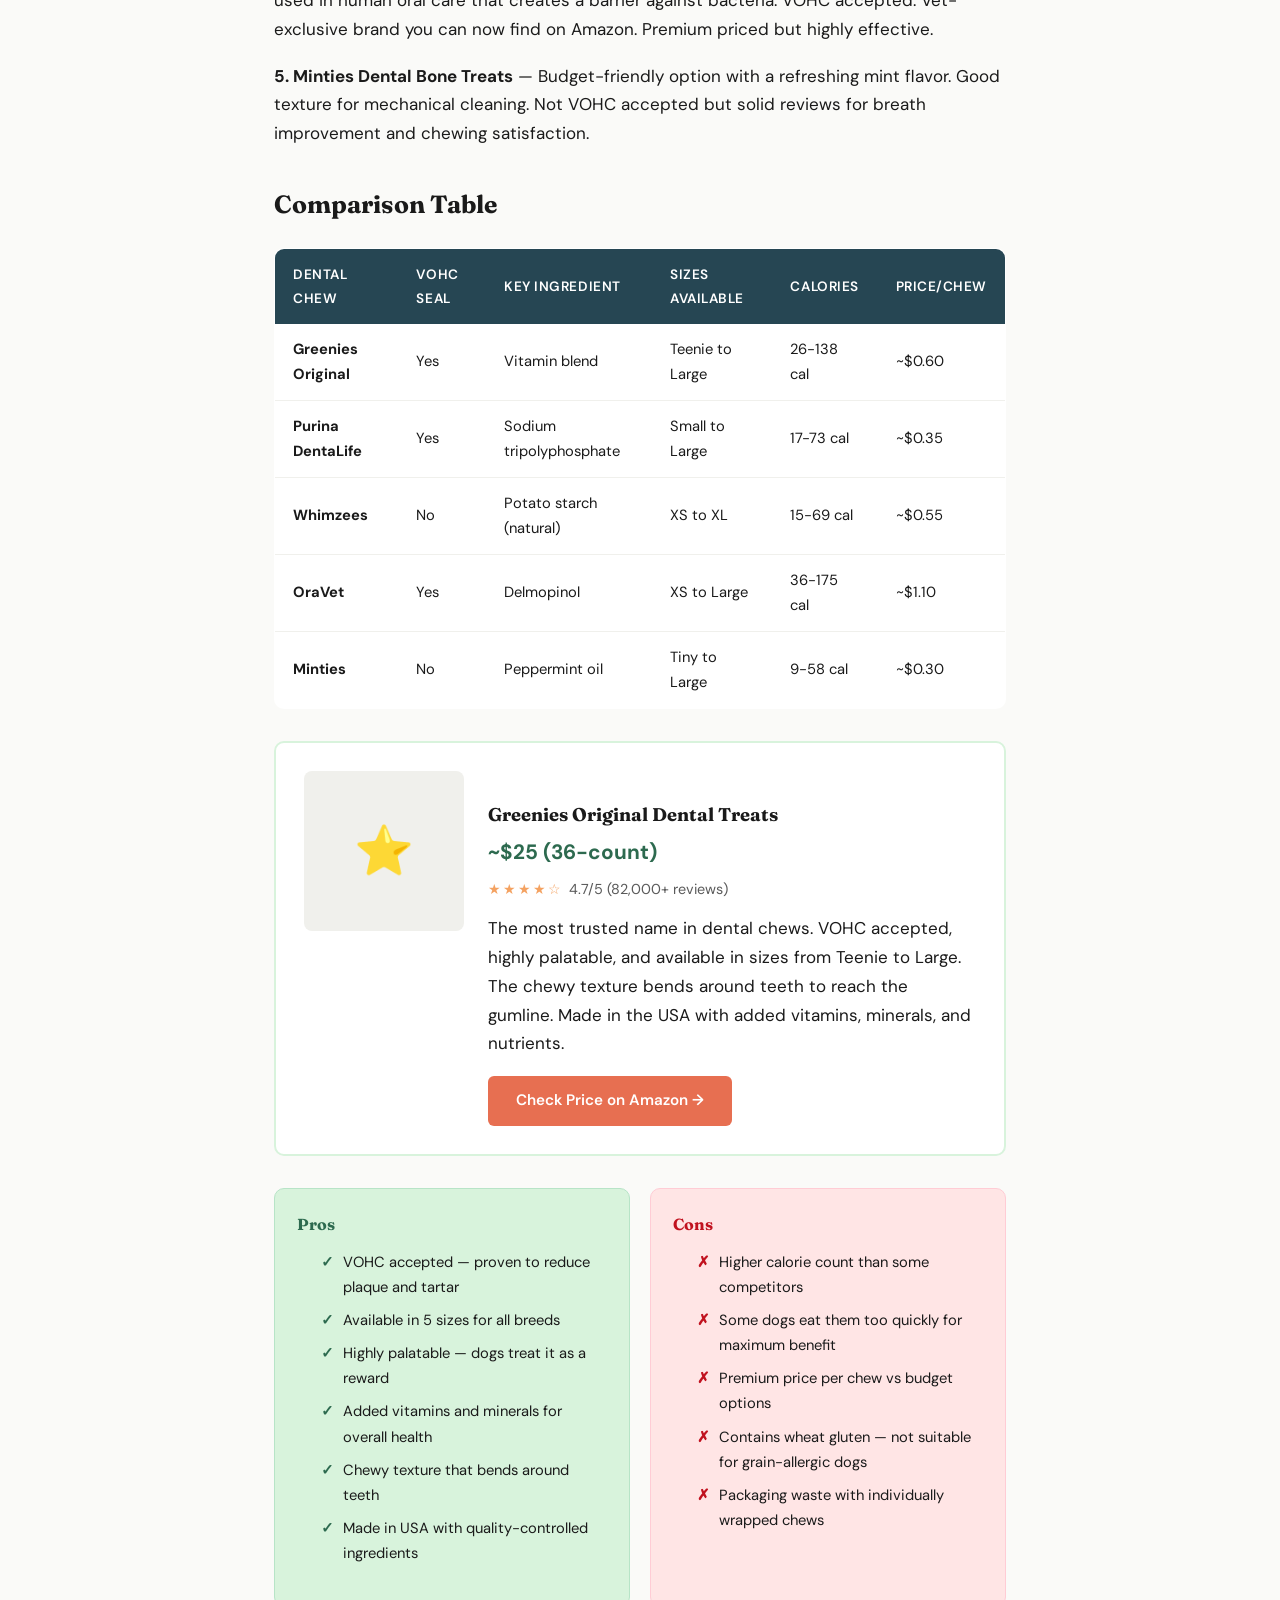
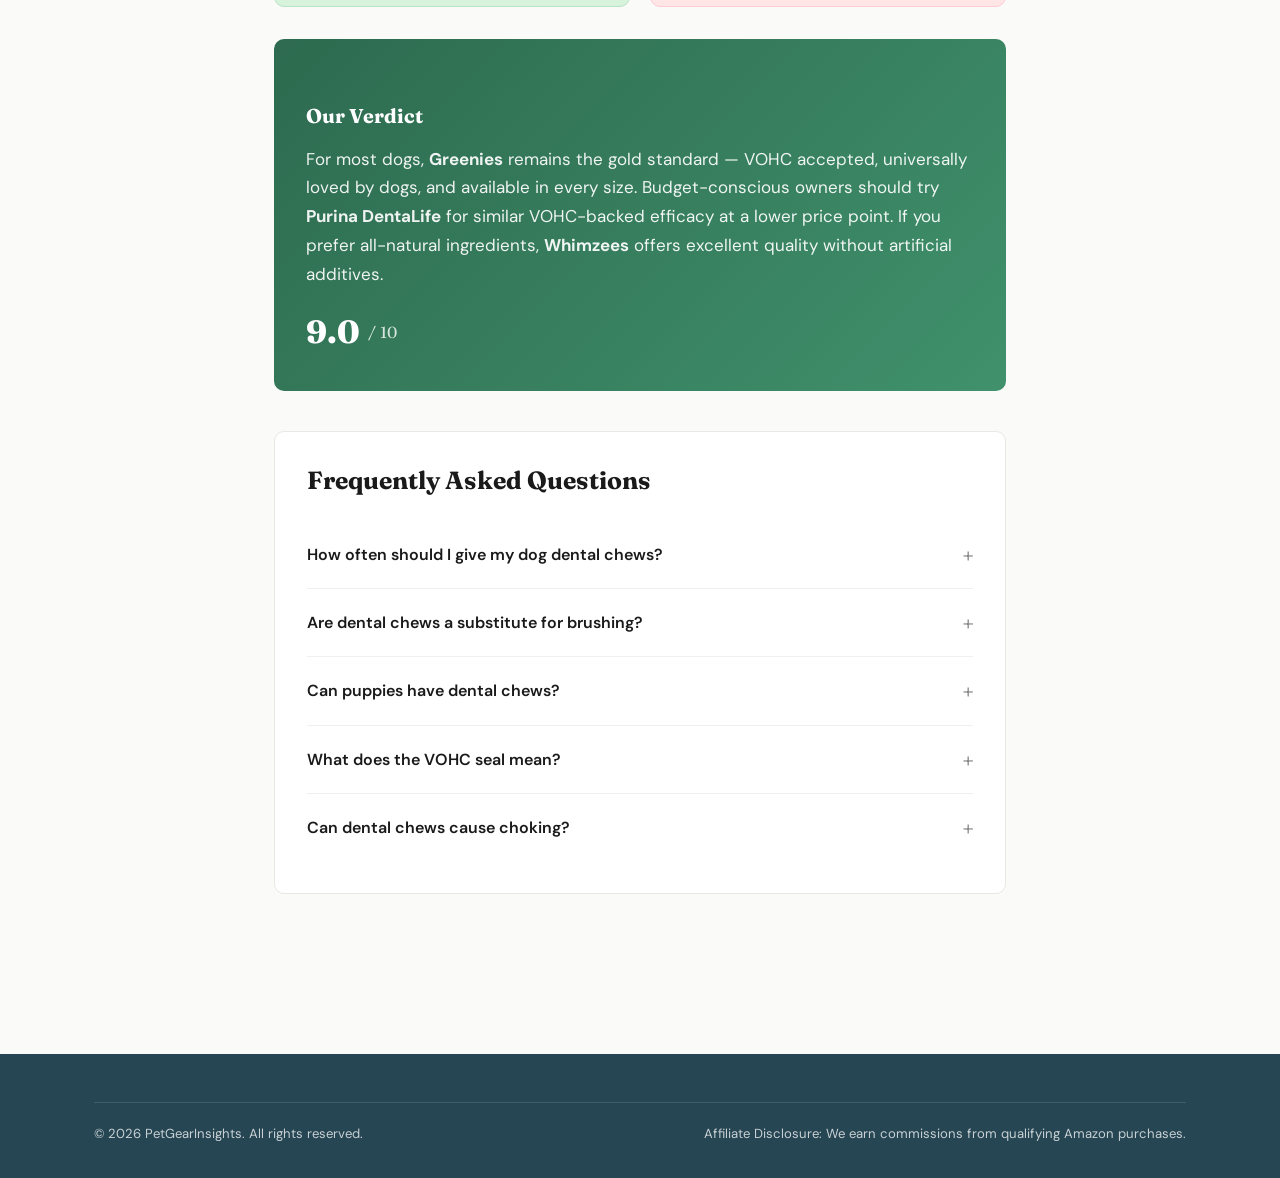
<file: articles/best-dog-dental-chews-vet-recommended.html>
<!DOCTYPE html>
<html lang="en">
<head>
  <meta charset="UTF-8">
  <meta name="viewport" content="width=device-width, initial-scale=1.0">
  <title>Best Dog Dental Chews: Vet-Recommended Picks (2026) — PetGearInsights</title>
  <meta name="description" content="Top 5 vet-recommended dental chews for dogs in 2026. Greenies, DentaLife, Whimzees compared. VOHC-approved picks for plaque and tartar control.">
  <meta name="robots" content="index, follow">
  <link rel="canonical" href="https://petgearinsights.com/articles/best-dog-dental-chews-vet-recommended.html">
  <link rel="stylesheet" href="../css/style.css">
  <!-- Google tag (gtag.js) -->
  <script async src="https://www.googletagmanager.com/gtag/js?id=G-W105ZBEQEC"></script>
  <script>
    window.dataLayer = window.dataLayer || [];
    function gtag(){dataLayer.push(arguments);}
    gtag('js', new Date());
    gtag('config', 'G-W105ZBEQEC');
  </script>
  <meta property="og:title" content="Best Dog Dental Chews: Vet-Recommended Picks (2026)">
  <meta property="og:description" content="Top 5 vet-recommended dental chews for dogs in 2026. Greenies, DentaLife, Whimzees compared. VOHC-approved picks for plaque and tartar control.">
  <meta property="og:type" content="article">
  <meta property="og:url" content="https://petgearinsights.com/articles/best-dog-dental-chews-vet-recommended.html">
  <script type="application/ld+json">
  {"@context":"https://schema.org","@type":"Product","name":"Greenies Original Dental Treats","brand":{"@type":"Brand","name":"Greenies"},"review":{"@type":"Review","reviewRating":{"@type":"Rating","ratingValue":"4.7","bestRating":"5"},"author":{"@type":"Organization","name":"PetGearInsights"}},"aggregateRating":{"@type":"AggregateRating","ratingValue":"4.7","reviewCount":"82000"}}
  </script>
  <script type="application/ld+json">
  {"@context":"https://schema.org","@type":"FAQPage","mainEntity":[{"@type":"Question","name":"How often should I give my dog dental chews?","acceptedAnswer":{"@type":"Answer","text":"Most dental chews are designed for daily use. Check the packaging for your dogs size and weight recommendations. One chew per day is the standard for maintaining oral health between professional cleanings."}},{"@type":"Question","name":"Are dental chews a substitute for brushing?","acceptedAnswer":{"@type":"Answer","text":"No, dental chews complement brushing but dont replace it. Think of them like mouthwash for dogs — helpful, but not a complete oral care solution. Veterinary dental cleanings are still recommended annually."}},{"@type":"Question","name":"Can puppies have dental chews?","acceptedAnswer":{"@type":"Answer","text":"Most dental chews are formulated for adult dogs (6+ months). Puppies have different dental needs and softer teeth. Look for puppy-specific dental treats, and always supervise chewing sessions."}},{"@type":"Question","name":"What does the VOHC seal mean?","acceptedAnswer":{"@type":"Answer","text":"VOHC stands for Veterinary Oral Health Council. Products with this seal have been tested and proven to reduce plaque or tartar. Its the closest thing to a vet stamp of approval for dental products."}},{"@type":"Question","name":"Can dental chews cause choking?","acceptedAnswer":{"@type":"Answer","text":"Any chew can pose a choking risk if your dog tries to swallow large pieces. Always choose the correct size for your dog, supervise chewing, and remove small remnants. Avoid giving chews to aggressive gulpers without supervision."}}]}
  </script>
</head>
<body>
  <header class="site-header">
    <div class="header-inner">
      <a href="../index.html" class="site-logo">🐾 Pet<span>Gear</span>Insights</a>
      <nav class="site-nav">
        <a href="../index.html">Home</a>
        <a href="../index.html#dogs">Dogs</a>
        <a href="../index.html#cats">Cats</a>
        <a href="../index.html#about">About</a>
      </nav>
      <button class="menu-toggle" aria-label="Menu">
        <svg viewBox="0 0 24 24" fill="none" stroke="currentColor" stroke-width="2"><path d="M3 12h18M3 6h18M3 18h18"/></svg>
      </button>
    </div>
  </header>

  <div class="article-header">
    <div class="article-container">
      <div class="breadcrumb"><a href="../index.html">Home</a> &rsaquo; Dogs</div>
      <h1>Best Dog Dental Chews: Vet-Recommended Picks (2026)</h1>
      <div class="article-meta">
        <span>🐕 Dogs</span>
        <span>·</span>
        <time datetime="2026-03-28">2026-03-28</time>
        <span>·</span>
        <span>10 min read</span>
      </div>
    </div>
  </div>

  <div class="article-container">
    <div class="affiliate-disclosure">
      <strong>Affiliate Disclosure:</strong> This article contains Amazon affiliate links. If you purchase through these links, we earn a small commission at no extra cost to you. We only recommend products we genuinely believe in.
    </div>

    <div class="article-content">
      
<p>Here's a sobering statistic: by age three, roughly 80% of dogs show signs of dental disease. Left untreated, dental problems lead to pain, infections, and can even damage the heart and kidneys. Yet most dog owners skip dental care entirely. Dog dental chews offer an easy, daily solution — they reduce plaque and tartar buildup while your dog happily chews away. Search interest for dog dental chews has surged 174% year-over-year, making this one of the fastest-growing pet wellness categories in 2026.</p>

<h2>How Dental Chews Work</h2>
<p>Dental chews work through mechanical abrasion — as your dog chews, the texture scrapes plaque off the teeth, similar to how brushing works for humans. The best chews also contain active ingredients like sodium hexametaphosphate or zinc sulfate that chemically inhibit tartar formation. Some include chlorophyll or parsley for breath freshening.</p><p>The key quality indicator is the VOHC (Veterinary Oral Health Council) seal. Products with this seal have been independently tested and proven to reduce plaque or tartar by at least 10-20%. Not all dental chews carry this seal, so it's an important differentiator.</p>
<h2>What Makes a Great Dental Chew</h2>
<p>Four factors matter most: <strong>Efficacy</strong> — does it actually reduce plaque? Look for the VOHC seal. <strong>Ingredients</strong> — avoid artificial colors, BHA/BHT preservatives, and excessive sugar. <strong>Size appropriateness</strong> — too small and it's a choking hazard; too large and small dogs can't chew effectively. <strong>Digestibility</strong> — the chew should break down safely in the stomach.</p>
<h2>Our Top 5 Dental Chews</h2>
<p><strong>1. Greenies Original Dental Treats</strong> — The most popular dental chew in America, and for good reason. VOHC accepted, available in 5 sizes, and formulated with vitamins and minerals. The unique texture reaches the gumline where plaque hides. Dogs absolutely love the taste.</p><p><strong>2. Purina DentaLife Daily Oral Care</strong> — A more affordable VOHC-accepted option with a ridged texture that cleans hard-to-reach teeth. Fewer calories per chew than Greenies, making it better for dogs watching their weight.</p><p><strong>3. Whimzees Natural Dental Chews</strong> — All-natural, vegetarian formula with no artificial ingredients. The unique shapes (brushes, alligators, hedgehogs) have grooves that clean between teeth. Not VOHC sealed but well-regarded by holistic vets.</p><p><strong>4. OraVet Dental Hygiene Chews</strong> — The only dental chew with delmopinol, a technology used in human oral care that creates a barrier against bacteria. VOHC accepted. Vet-exclusive brand you can now find on Amazon. Premium priced but highly effective.</p><p><strong>5. Minties Dental Bone Treats</strong> — Budget-friendly option with a refreshing mint flavor. Good texture for mechanical cleaning. Not VOHC accepted but solid reviews for breath improvement and chewing satisfaction.</p>


<h2>Comparison Table</h2>
<table class="comparison-table"><thead><tr><th>Dental Chew</th><th>VOHC Seal</th><th>Key Ingredient</th><th>Sizes Available</th><th>Calories</th><th>Price/Chew</th></tr></thead><tbody><tr><td><strong>Greenies Original</strong></td><td>Yes</td><td>Vitamin blend</td><td>Teenie to Large</td><td>26-138 cal</td><td>~$0.60</td></tr><tr><td><strong>Purina DentaLife</strong></td><td>Yes</td><td>Sodium tripolyphosphate</td><td>Small to Large</td><td>17-73 cal</td><td>~$0.35</td></tr><tr><td><strong>Whimzees</strong></td><td>No</td><td>Potato starch (natural)</td><td>XS to XL</td><td>15-69 cal</td><td>~$0.55</td></tr><tr><td><strong>OraVet</strong></td><td>Yes</td><td>Delmopinol</td><td>XS to Large</td><td>36-175 cal</td><td>~$1.10</td></tr><tr><td><strong>Minties</strong></td><td>No</td><td>Peppermint oil</td><td>Tiny to Large</td><td>9-58 cal</td><td>~$0.30</td></tr></tbody></table>

<div class="product-box">
  <div style="width:160px;height:160px;background:#F0F0EC;border-radius:8px;display:flex;align-items:center;justify-content:center;font-size:3rem;flex-shrink:0;">⭐</div>
  <div class="product-box-content">
    <h3>Greenies Original Dental Treats</h3>
    <div class="product-price">~$25 (36-count)</div>
    <div class="product-rating"><span class="stars">★★★★☆</span> 4.7/5 (82,000+ reviews)</div>
    <p>The most trusted name in dental chews. VOHC accepted, highly palatable, and available in sizes from Teenie to Large. The chewy texture bends around teeth to reach the gumline. Made in the USA with added vitamins, minerals, and nutrients.</p>
    <a href="https://www.amazon.com/dp/B006W6YHHI?tag=petgearinsigh-20" target="_blank" rel="nofollow noopener" class="btn-affiliate">Check Price on Amazon →</a>
  </div>
</div>

<div class="pros-cons">
  <div class="pros-list">
    <h4>Pros</h4>
    <ul><li>VOHC accepted — proven to reduce plaque and tartar</li><li>Available in 5 sizes for all breeds</li><li>Highly palatable — dogs treat it as a reward</li><li>Added vitamins and minerals for overall health</li><li>Chewy texture that bends around teeth</li><li>Made in USA with quality-controlled ingredients</li></ul>
  </div>
  <div class="cons-list">
    <h4>Cons</h4>
    <ul><li>Higher calorie count than some competitors</li><li>Some dogs eat them too quickly for maximum benefit</li><li>Premium price per chew vs budget options</li><li>Contains wheat gluten — not suitable for grain-allergic dogs</li><li>Packaging waste with individually wrapped chews</li></ul>
  </div>
</div>

<div class="verdict-box">
  <h3>Our Verdict</h3>
  <p>For most dogs, <strong>Greenies</strong> remains the gold standard — VOHC accepted, universally loved by dogs, and available in every size. Budget-conscious owners should try <strong>Purina DentaLife</strong> for similar VOHC-backed efficacy at a lower price point. If you prefer all-natural ingredients, <strong>Whimzees</strong> offers excellent quality without artificial additives.</p>
  <div class="verdict-score">9.0 <span>/ 10</span></div>
</div>

<div class="faq-section">
  <h2>Frequently Asked Questions</h2>
  <div class="faq-item">
    <div class="faq-question">How often should I give my dog dental chews?</div>
    <div class="faq-answer">Most dental chews are designed for daily use. Check the packaging for your dogs size and weight recommendations. One chew per day is the standard for maintaining oral health between professional cleanings.</div>
  </div>
  <div class="faq-item">
    <div class="faq-question">Are dental chews a substitute for brushing?</div>
    <div class="faq-answer">No, dental chews complement brushing but dont replace it. Think of them like mouthwash for dogs — helpful, but not a complete oral care solution. Veterinary dental cleanings are still recommended annually.</div>
  </div>
  <div class="faq-item">
    <div class="faq-question">Can puppies have dental chews?</div>
    <div class="faq-answer">Most dental chews are formulated for adult dogs (6+ months). Puppies have different dental needs and softer teeth. Look for puppy-specific dental treats, and always supervise chewing sessions.</div>
  </div>
  <div class="faq-item">
    <div class="faq-question">What does the VOHC seal mean?</div>
    <div class="faq-answer">VOHC stands for Veterinary Oral Health Council. Products with this seal have been tested and proven to reduce plaque or tartar. Its the closest thing to a vet stamp of approval for dental products.</div>
  </div>
  <div class="faq-item">
    <div class="faq-question">Can dental chews cause choking?</div>
    <div class="faq-answer">Any chew can pose a choking risk if your dog tries to swallow large pieces. Always choose the correct size for your dog, supervise chewing, and remove small remnants. Avoid giving chews to aggressive gulpers without supervision.</div>
  </div>
  
</div>

    </div>
  </div>

  <footer class="site-footer">
    <div class="container">
      <div class="footer-bottom">
        <span>&copy; 2026 PetGearInsights. All rights reserved.</span>
        <span>Affiliate Disclosure: We earn commissions from qualifying Amazon purchases.</span>
      </div>
    </div>
  </footer>
  <script src="../js/main.js"></script>
</body>
</html>
</file>
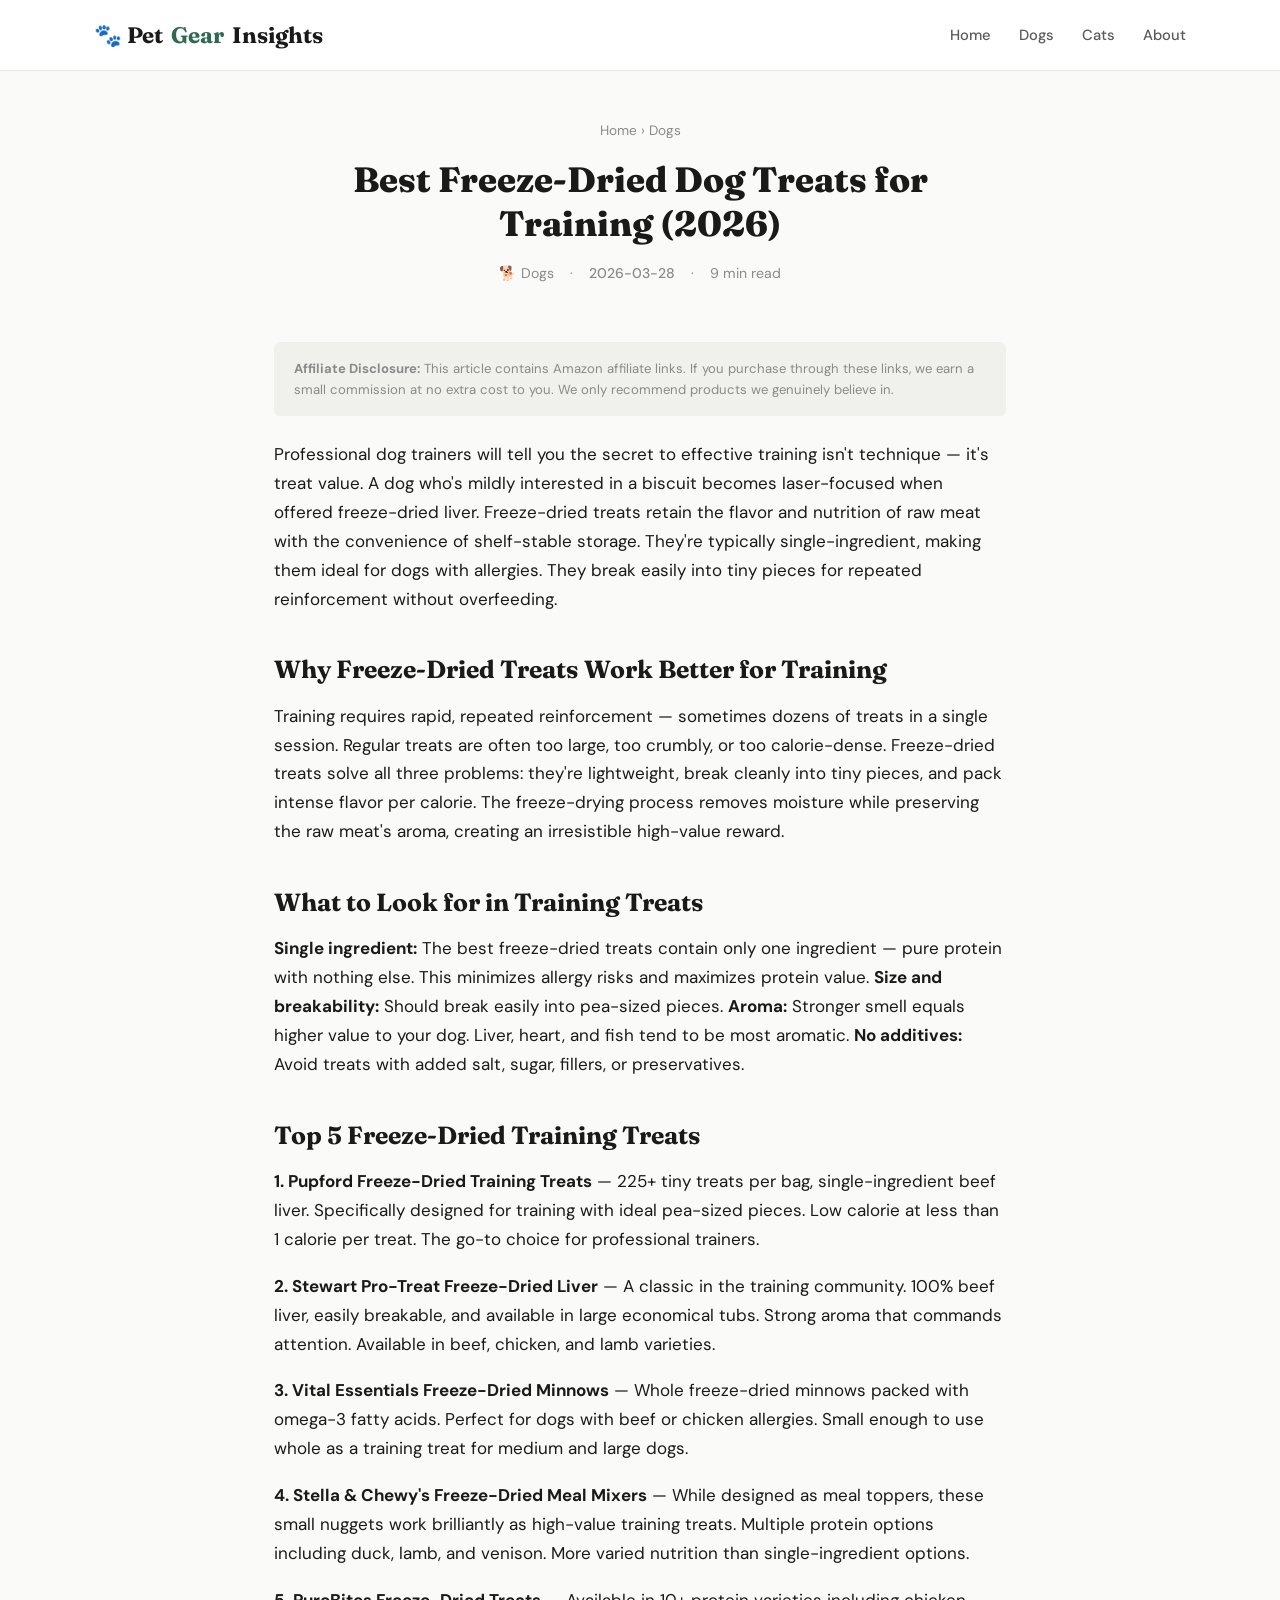
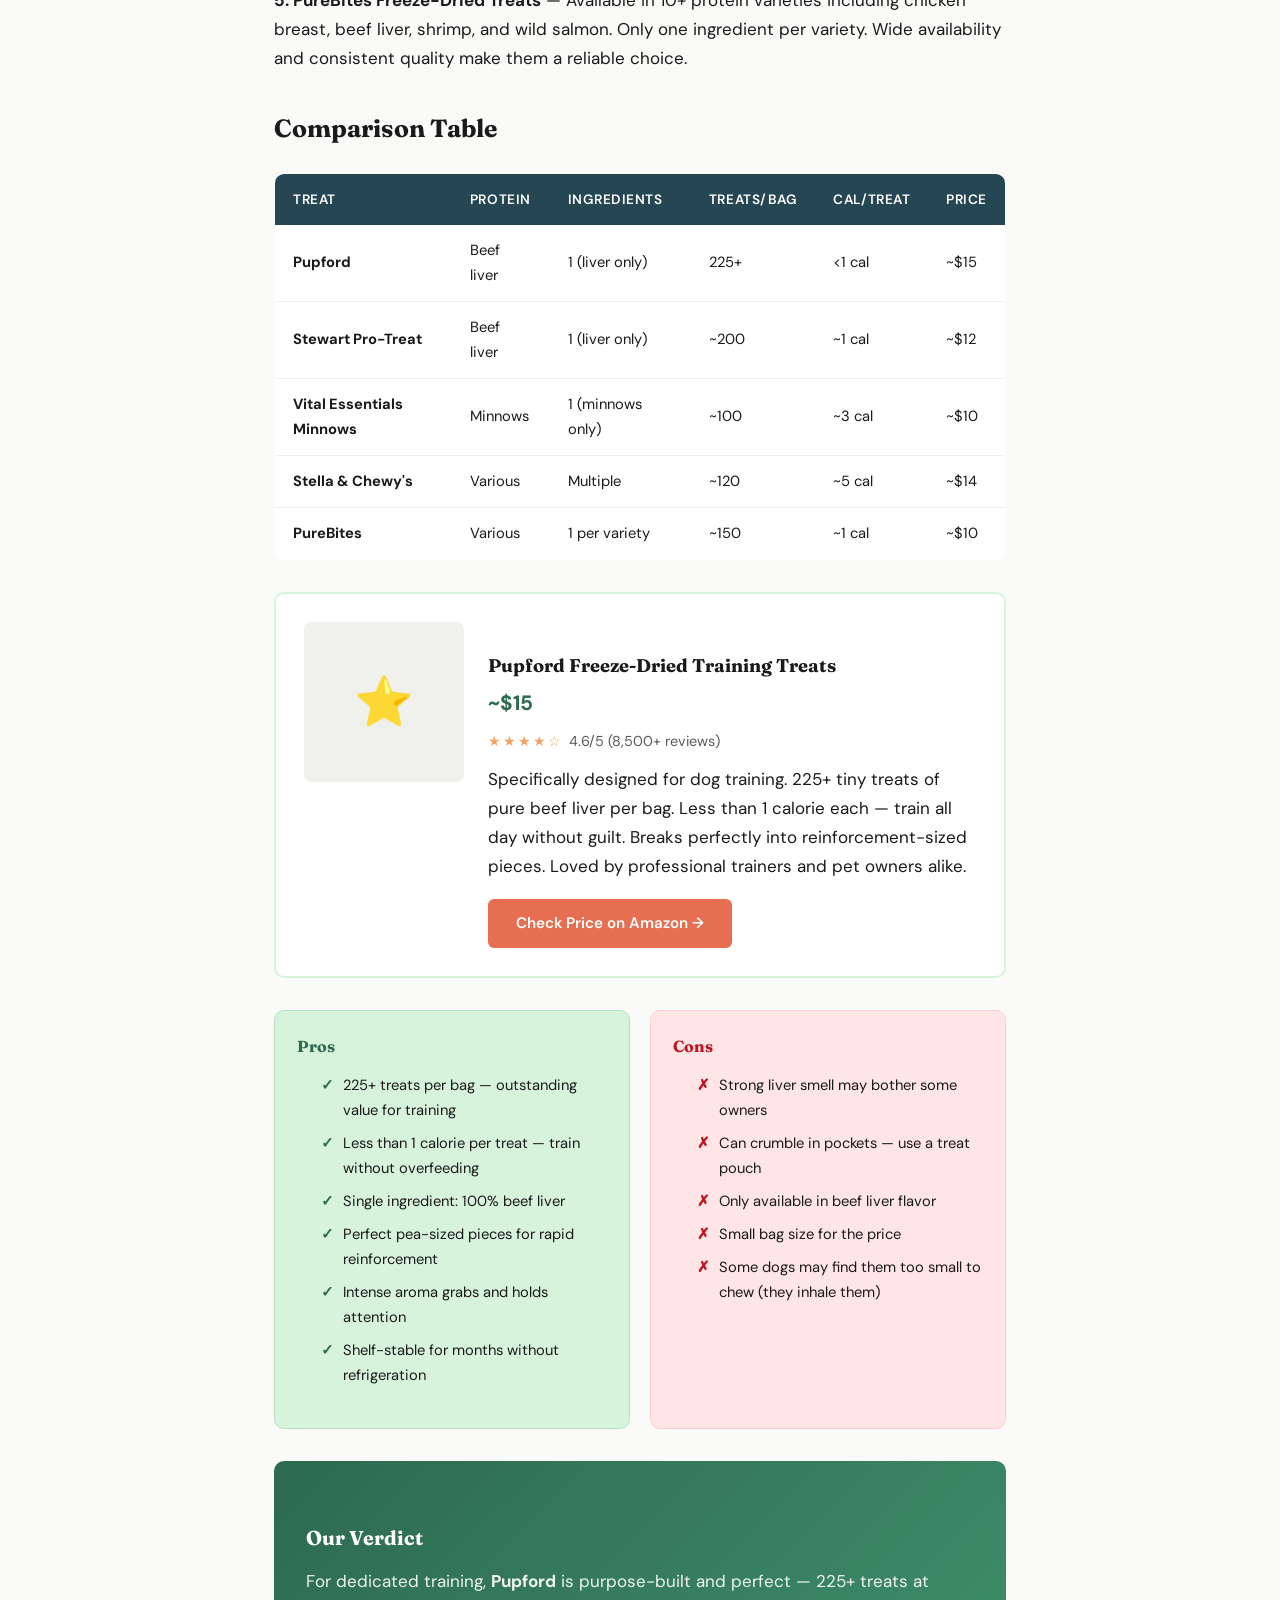
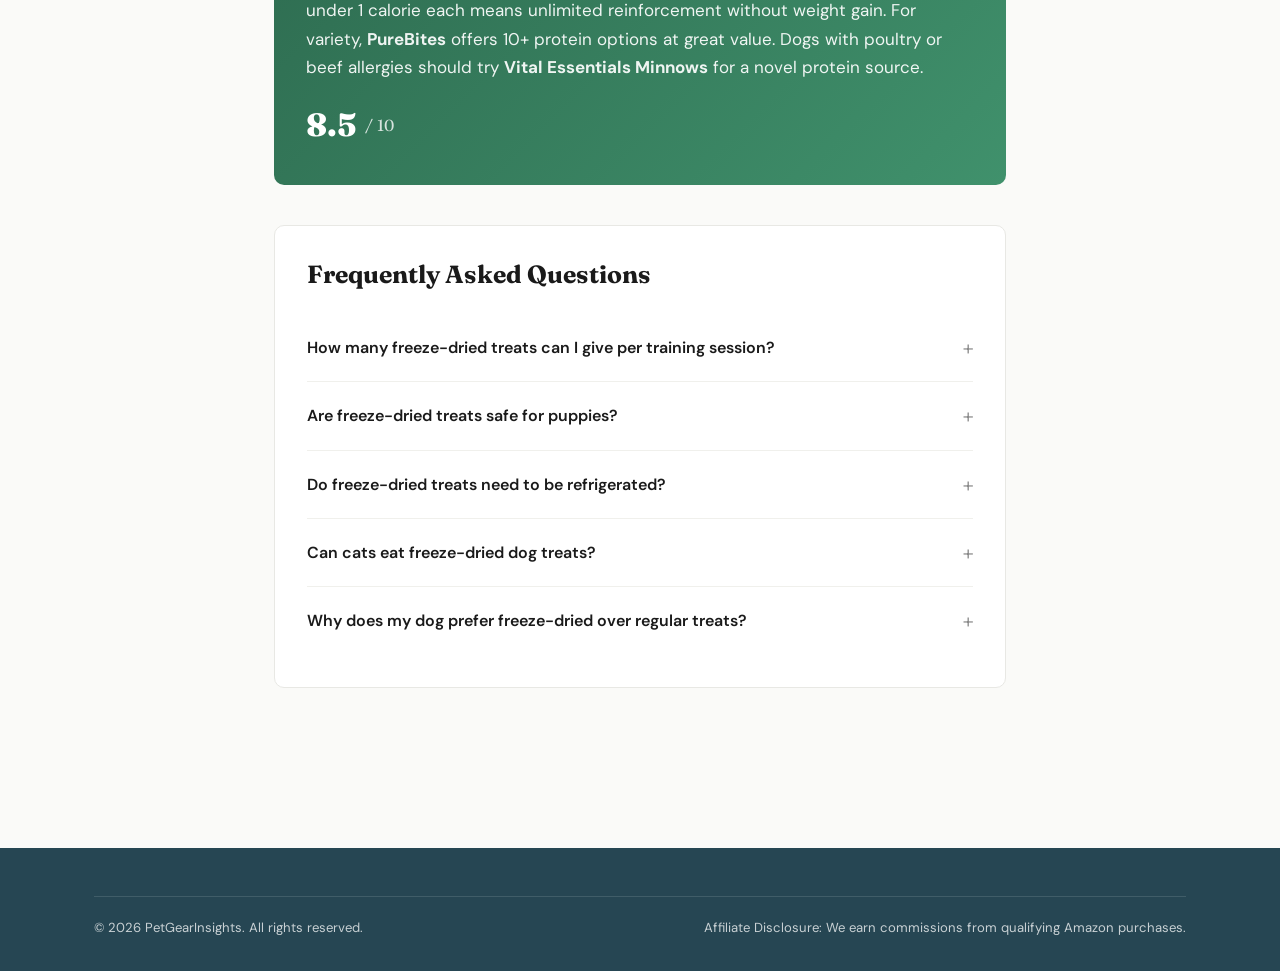
<file: articles/best-freeze-dried-dog-treats-training.html>
<!DOCTYPE html>
<html lang="en">
<head>
  <meta charset="UTF-8">
  <meta name="viewport" content="width=device-width, initial-scale=1.0">
  <title>Best Freeze-Dried Dog Treats for Training (2026) — PetGearInsights</title>
  <meta name="description" content="Top 5 freeze-dried training treats for dogs. Single-ingredient, high-value treats that make every training session count.">
  <meta name="robots" content="index, follow">
  <link rel="canonical" href="https://petgearinsights.com/articles/best-freeze-dried-dog-treats-training.html">
  <link rel="stylesheet" href="../css/style.css">
  <!-- Google tag (gtag.js) -->
  <script async src="https://www.googletagmanager.com/gtag/js?id=G-W105ZBEQEC"></script>
  <script>
    window.dataLayer = window.dataLayer || [];
    function gtag(){dataLayer.push(arguments);}
    gtag('js', new Date());
    gtag('config', 'G-W105ZBEQEC');
  </script>
  <meta property="og:title" content="Best Freeze-Dried Dog Treats for Training (2026)">
  <meta property="og:description" content="Top 5 freeze-dried training treats for dogs. Single-ingredient, high-value treats that make every training session count.">
  <meta property="og:type" content="article">
  <meta property="og:url" content="https://petgearinsights.com/articles/best-freeze-dried-dog-treats-training.html">
  <script type="application/ld+json">
  {"@context":"https://schema.org","@type":"Product","name":"Pupford Freeze-Dried Training Treats","brand":{"@type":"Brand","name":"Pupford"},"review":{"@type":"Review","reviewRating":{"@type":"Rating","ratingValue":"4.6","bestRating":"5"},"author":{"@type":"Organization","name":"PetGearInsights"}},"aggregateRating":{"@type":"AggregateRating","ratingValue":"4.6","reviewCount":"8,500"}}
  </script>
  <script type="application/ld+json">
  {"@context":"https://schema.org","@type":"FAQPage","mainEntity":[{"@type":"Question","name":"How many freeze-dried treats can I give per training session?","acceptedAnswer":{"@type":"Answer","text":"Since freeze-dried treats are low-calorie, you can use 20-50 per session without concern. Keep individual pieces small — pea-sized or smaller. Adjust your dogs regular meal portions slightly if doing heavy training."}},{"@type":"Question","name":"Are freeze-dried treats safe for puppies?","acceptedAnswer":{"@type":"Answer","text":"Yes, most freeze-dried single-ingredient treats are safe for puppies 8 weeks and older. They are easy to chew and digest. Start with small amounts to ensure your puppy tolerates the protein source."}},{"@type":"Question","name":"Do freeze-dried treats need to be refrigerated?","acceptedAnswer":{"@type":"Answer","text":"No, the freeze-drying process removes moisture, making them shelf-stable at room temperature. Store in the sealed bag or an airtight container. They typically last 12-18 months unopened."}},{"@type":"Question","name":"Can cats eat freeze-dried dog treats?","acceptedAnswer":{"@type":"Answer","text":"Most single-ingredient freeze-dried meat treats are safe for cats in small amounts. However, cats have different nutritional needs than dogs. Use treats specifically formulated for cats for regular feeding."}},{"@type":"Question","name":"Why does my dog prefer freeze-dried over regular treats?","acceptedAnswer":{"@type":"Answer","text":"Freeze-drying preserves the raw meats natural proteins, fats, and aromas. The result is a treat that smells and tastes much more like real meat than baked or extruded kibble-style treats, making it irresistible to most dogs."}}]}
  </script>
</head>
<body>
  <header class="site-header">
    <div class="header-inner">
      <a href="../index.html" class="site-logo">🐾 Pet<span>Gear</span>Insights</a>
      <nav class="site-nav">
        <a href="../index.html">Home</a>
        <a href="../index.html#dogs">Dogs</a>
        <a href="../index.html#cats">Cats</a>
        <a href="../index.html#about">About</a>
      </nav>
      <button class="menu-toggle" aria-label="Menu">
        <svg viewBox="0 0 24 24" fill="none" stroke="currentColor" stroke-width="2"><path d="M3 12h18M3 6h18M3 18h18"/></svg>
      </button>
    </div>
  </header>

  <div class="article-header">
    <div class="article-container">
      <div class="breadcrumb"><a href="../index.html">Home</a> &rsaquo; Dogs</div>
      <h1>Best Freeze-Dried Dog Treats for Training (2026)</h1>
      <div class="article-meta">
        <span>🐕 Dogs</span>
        <span>·</span>
        <time datetime="2026-03-28">2026-03-28</time>
        <span>·</span>
        <span>9 min read</span>
      </div>
    </div>
  </div>

  <div class="article-container">
    <div class="affiliate-disclosure">
      <strong>Affiliate Disclosure:</strong> This article contains Amazon affiliate links. If you purchase through these links, we earn a small commission at no extra cost to you. We only recommend products we genuinely believe in.
    </div>

    <div class="article-content">
      
<p>Professional dog trainers will tell you the secret to effective training isn't technique — it's treat value. A dog who's mildly interested in a biscuit becomes laser-focused when offered freeze-dried liver. Freeze-dried treats retain the flavor and nutrition of raw meat with the convenience of shelf-stable storage. They're typically single-ingredient, making them ideal for dogs with allergies. They break easily into tiny pieces for repeated reinforcement without overfeeding.</p>

<h2>Why Freeze-Dried Treats Work Better for Training</h2>
<p>Training requires rapid, repeated reinforcement — sometimes dozens of treats in a single session. Regular treats are often too large, too crumbly, or too calorie-dense. Freeze-dried treats solve all three problems: they're lightweight, break cleanly into tiny pieces, and pack intense flavor per calorie. The freeze-drying process removes moisture while preserving the raw meat's aroma, creating an irresistible high-value reward.</p>
<h2>What to Look for in Training Treats</h2>
<p><strong>Single ingredient:</strong> The best freeze-dried treats contain only one ingredient — pure protein with nothing else. This minimizes allergy risks and maximizes protein value. <strong>Size and breakability:</strong> Should break easily into pea-sized pieces. <strong>Aroma:</strong> Stronger smell equals higher value to your dog. Liver, heart, and fish tend to be most aromatic. <strong>No additives:</strong> Avoid treats with added salt, sugar, fillers, or preservatives.</p>
<h2>Top 5 Freeze-Dried Training Treats</h2>
<p><strong>1. Pupford Freeze-Dried Training Treats</strong> — 225+ tiny treats per bag, single-ingredient beef liver. Specifically designed for training with ideal pea-sized pieces. Low calorie at less than 1 calorie per treat. The go-to choice for professional trainers.</p><p><strong>2. Stewart Pro-Treat Freeze-Dried Liver</strong> — A classic in the training community. 100% beef liver, easily breakable, and available in large economical tubs. Strong aroma that commands attention. Available in beef, chicken, and lamb varieties.</p><p><strong>3. Vital Essentials Freeze-Dried Minnows</strong> — Whole freeze-dried minnows packed with omega-3 fatty acids. Perfect for dogs with beef or chicken allergies. Small enough to use whole as a training treat for medium and large dogs.</p><p><strong>4. Stella & Chewy's Freeze-Dried Meal Mixers</strong> — While designed as meal toppers, these small nuggets work brilliantly as high-value training treats. Multiple protein options including duck, lamb, and venison. More varied nutrition than single-ingredient options.</p><p><strong>5. PureBites Freeze-Dried Treats</strong> — Available in 10+ protein varieties including chicken breast, beef liver, shrimp, and wild salmon. Only one ingredient per variety. Wide availability and consistent quality make them a reliable choice.</p>


<h2>Comparison Table</h2>
<table class="comparison-table"><thead><tr><th>Treat</th><th>Protein</th><th>Ingredients</th><th>Treats/Bag</th><th>Cal/Treat</th><th>Price</th></tr></thead><tbody><tr><td><strong>Pupford</strong></td><td>Beef liver</td><td>1 (liver only)</td><td>225+</td><td><1 cal</td><td>~$15</td></tr><tr><td><strong>Stewart Pro-Treat</strong></td><td>Beef liver</td><td>1 (liver only)</td><td>~200</td><td>~1 cal</td><td>~$12</td></tr><tr><td><strong>Vital Essentials Minnows</strong></td><td>Minnows</td><td>1 (minnows only)</td><td>~100</td><td>~3 cal</td><td>~$10</td></tr><tr><td><strong>Stella & Chewy's</strong></td><td>Various</td><td>Multiple</td><td>~120</td><td>~5 cal</td><td>~$14</td></tr><tr><td><strong>PureBites</strong></td><td>Various</td><td>1 per variety</td><td>~150</td><td>~1 cal</td><td>~$10</td></tr></tbody></table>

<div class="product-box">
  <div style="width:160px;height:160px;background:#F0F0EC;border-radius:8px;display:flex;align-items:center;justify-content:center;font-size:3rem;flex-shrink:0;">⭐</div>
  <div class="product-box-content">
    <h3>Pupford Freeze-Dried Training Treats</h3>
    <div class="product-price">~$15</div>
    <div class="product-rating"><span class="stars">★★★★☆</span> 4.6/5 (8,500+ reviews)</div>
    <p>Specifically designed for dog training. 225+ tiny treats of pure beef liver per bag. Less than 1 calorie each — train all day without guilt. Breaks perfectly into reinforcement-sized pieces. Loved by professional trainers and pet owners alike.</p>
    <a href="https://www.amazon.com/dp/B07LB88XF7?tag=petgearinsigh-20" target="_blank" rel="nofollow noopener" class="btn-affiliate">Check Price on Amazon →</a>
  </div>
</div>

<div class="pros-cons">
  <div class="pros-list">
    <h4>Pros</h4>
    <ul><li>225+ treats per bag — outstanding value for training</li><li>Less than 1 calorie per treat — train without overfeeding</li><li>Single ingredient: 100% beef liver</li><li>Perfect pea-sized pieces for rapid reinforcement</li><li>Intense aroma grabs and holds attention</li><li>Shelf-stable for months without refrigeration</li></ul>
  </div>
  <div class="cons-list">
    <h4>Cons</h4>
    <ul><li>Strong liver smell may bother some owners</li><li>Can crumble in pockets — use a treat pouch</li><li>Only available in beef liver flavor</li><li>Small bag size for the price</li><li>Some dogs may find them too small to chew (they inhale them)</li></ul>
  </div>
</div>

<div class="verdict-box">
  <h3>Our Verdict</h3>
  <p>For dedicated training, <strong>Pupford</strong> is purpose-built and perfect — 225+ treats at under 1 calorie each means unlimited reinforcement without weight gain. For variety, <strong>PureBites</strong> offers 10+ protein options at great value. Dogs with poultry or beef allergies should try <strong>Vital Essentials Minnows</strong> for a novel protein source.</p>
  <div class="verdict-score">8.5 <span>/ 10</span></div>
</div>

<div class="faq-section">
  <h2>Frequently Asked Questions</h2>
  <div class="faq-item">
    <div class="faq-question">How many freeze-dried treats can I give per training session?</div>
    <div class="faq-answer">Since freeze-dried treats are low-calorie, you can use 20-50 per session without concern. Keep individual pieces small — pea-sized or smaller. Adjust your dogs regular meal portions slightly if doing heavy training.</div>
  </div>
  <div class="faq-item">
    <div class="faq-question">Are freeze-dried treats safe for puppies?</div>
    <div class="faq-answer">Yes, most freeze-dried single-ingredient treats are safe for puppies 8 weeks and older. They are easy to chew and digest. Start with small amounts to ensure your puppy tolerates the protein source.</div>
  </div>
  <div class="faq-item">
    <div class="faq-question">Do freeze-dried treats need to be refrigerated?</div>
    <div class="faq-answer">No, the freeze-drying process removes moisture, making them shelf-stable at room temperature. Store in the sealed bag or an airtight container. They typically last 12-18 months unopened.</div>
  </div>
  <div class="faq-item">
    <div class="faq-question">Can cats eat freeze-dried dog treats?</div>
    <div class="faq-answer">Most single-ingredient freeze-dried meat treats are safe for cats in small amounts. However, cats have different nutritional needs than dogs. Use treats specifically formulated for cats for regular feeding.</div>
  </div>
  <div class="faq-item">
    <div class="faq-question">Why does my dog prefer freeze-dried over regular treats?</div>
    <div class="faq-answer">Freeze-drying preserves the raw meats natural proteins, fats, and aromas. The result is a treat that smells and tastes much more like real meat than baked or extruded kibble-style treats, making it irresistible to most dogs.</div>
  </div>
  
</div>

    </div>
  </div>

  <footer class="site-footer">
    <div class="container">
      <div class="footer-bottom">
        <span>&copy; 2026 PetGearInsights. All rights reserved.</span>
        <span>Affiliate Disclosure: We earn commissions from qualifying Amazon purchases.</span>
      </div>
    </div>
  </footer>
  <script src="../js/main.js"></script>
</body>
</html>
</file>
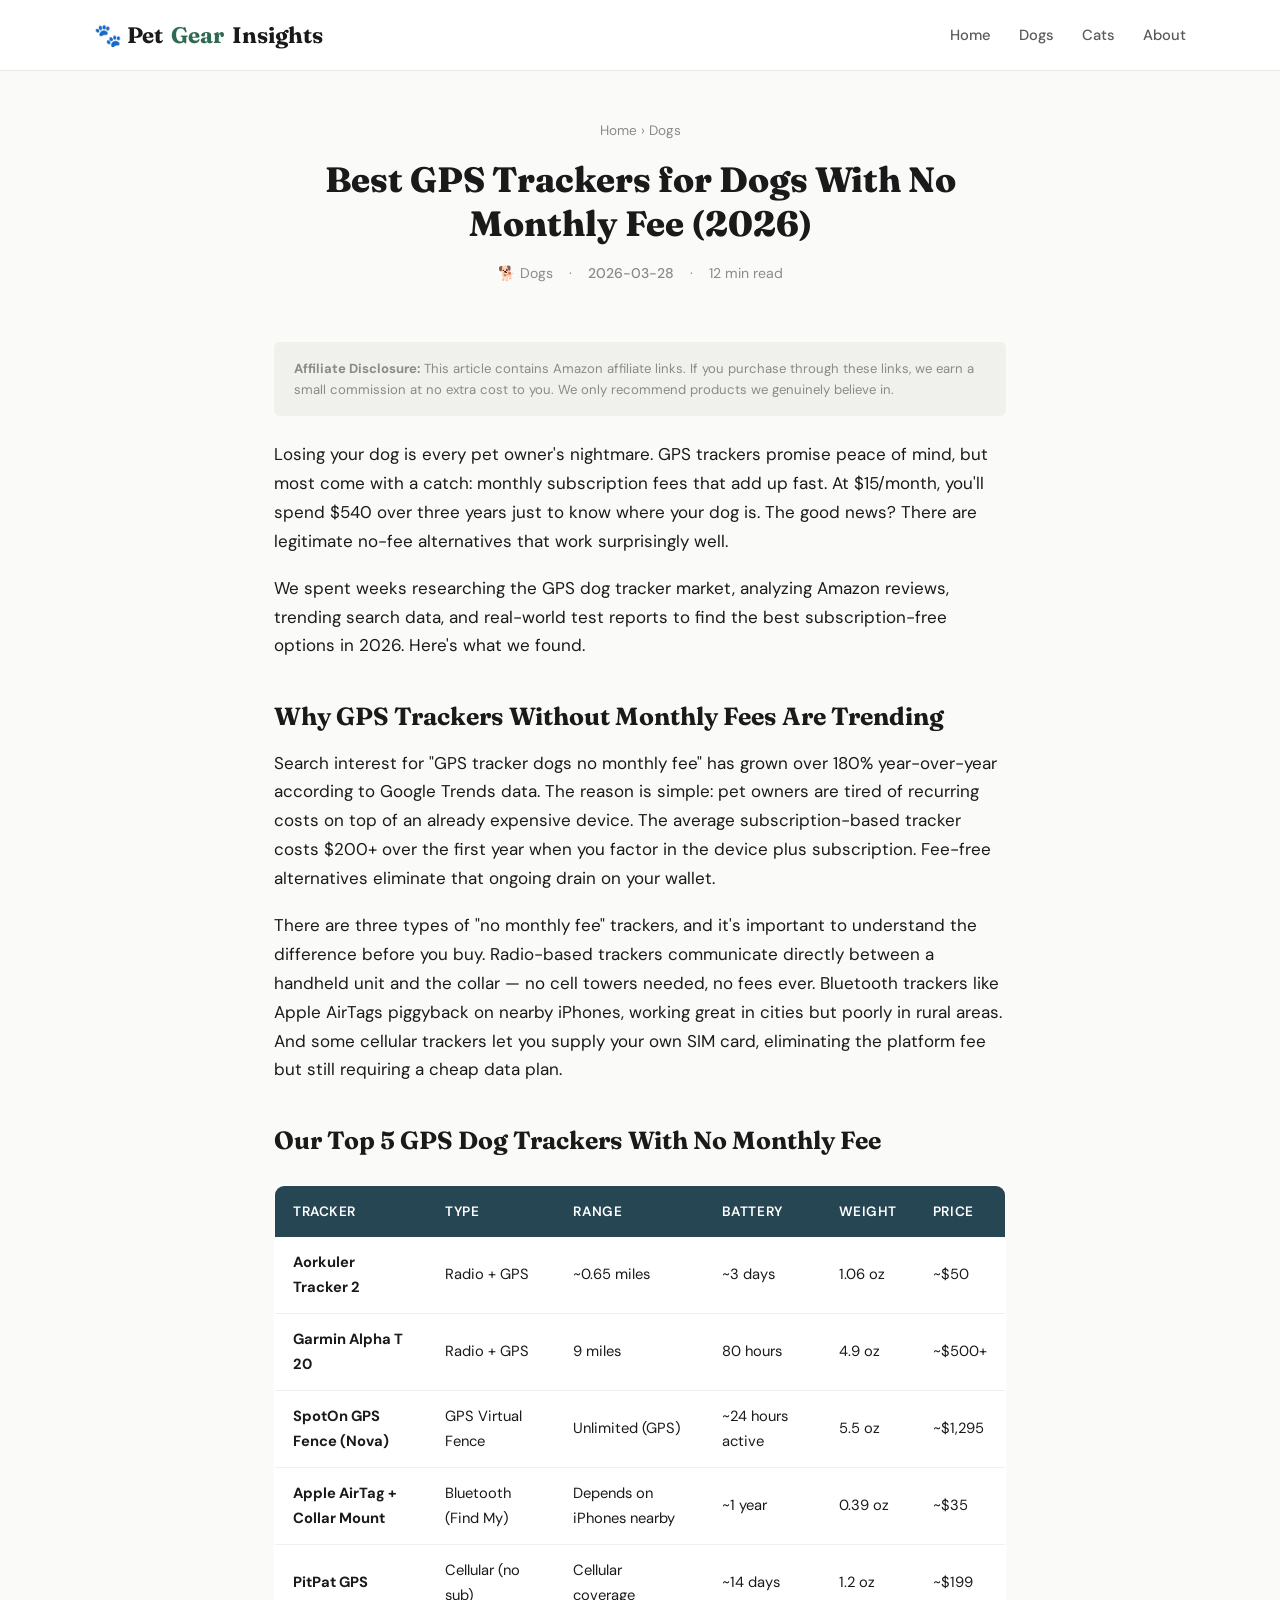
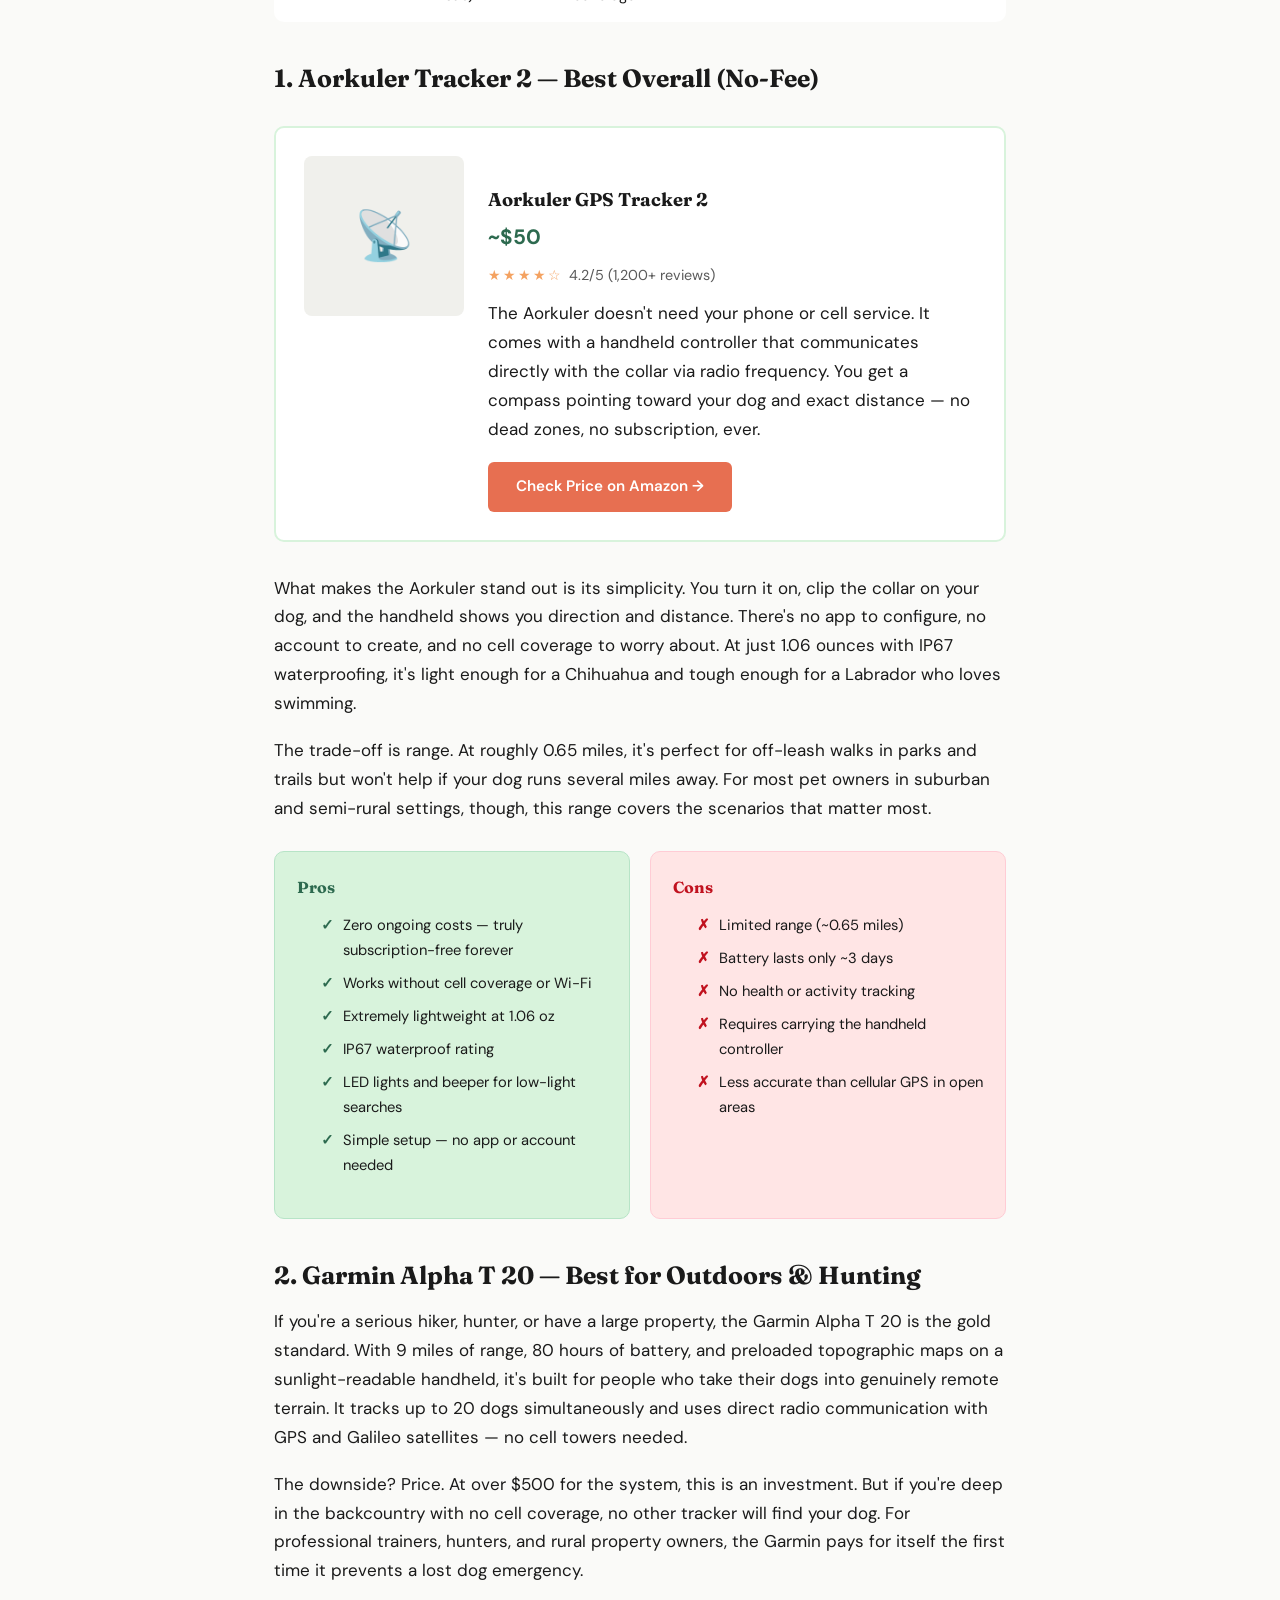
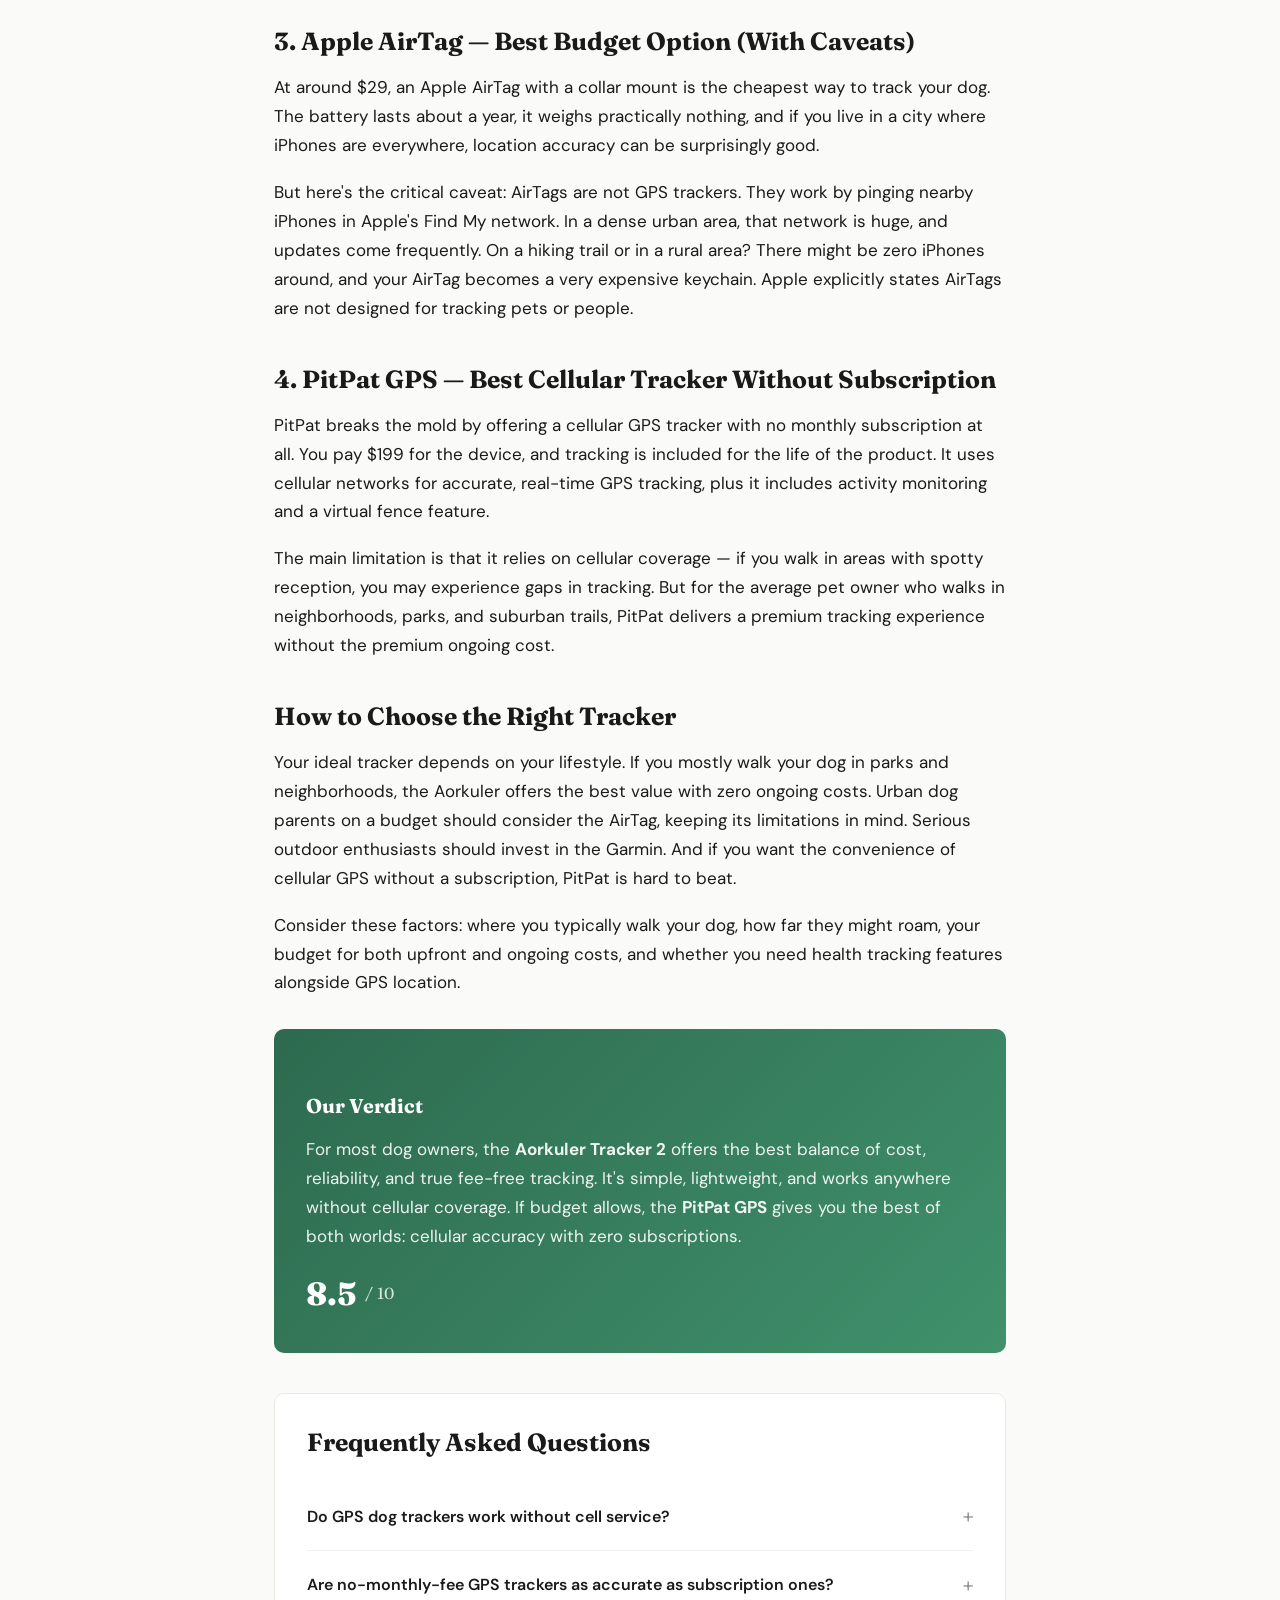
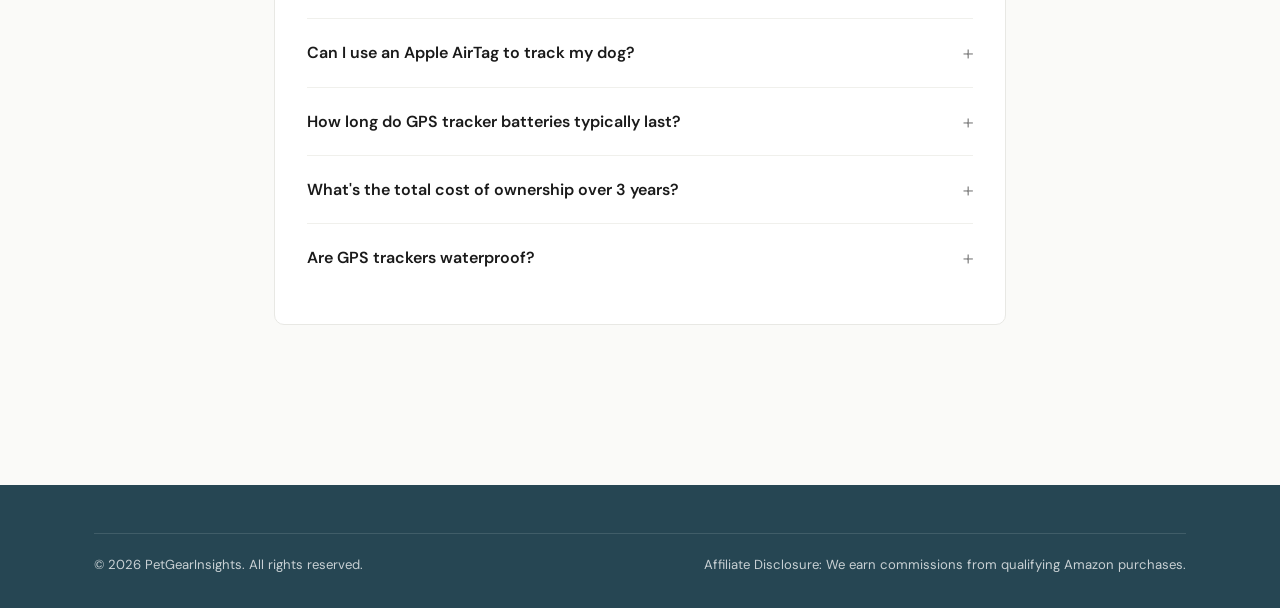
<file: articles/best-gps-tracker-dogs-no-monthly-fee.html>
<!DOCTYPE html>
<html lang="en">
<head>
  <meta charset="UTF-8">
  <meta name="viewport" content="width=device-width, initial-scale=1.0">
  <title>Best GPS Trackers for Dogs With No Monthly Fee (2026) — PetGearInsights</title>
  <meta name="description" content="Compare 5 top GPS dog trackers that require no subscription. Aorkuler, Garmin, AirTag, PitPat reviewed with prices, battery life, and real-world range.">
  <meta name="robots" content="index, follow">
  <link rel="canonical" href="https://petgearinsights.com/articles/best-gps-tracker-dogs-no-monthly-fee.html">
  <link rel="stylesheet" href="../css/style.css">
  <!-- Google tag (gtag.js) -->
  <script async src="https://www.googletagmanager.com/gtag/js?id=G-W105ZBEQEC"></script>
  <script>
    window.dataLayer = window.dataLayer || [];
    function gtag(){dataLayer.push(arguments);}
    gtag('js', new Date());
    gtag('config', 'G-W105ZBEQEC');
  </script>
  <meta property="og:title" content="Best GPS Trackers for Dogs With No Monthly Fee (2026)">
  <meta property="og:description" content="Compare 5 top GPS dog trackers that require no subscription. Aorkuler, Garmin, AirTag, PitPat reviewed with prices, battery life, and real-world range.">
  <meta property="og:type" content="article">
  <meta property="og:url" content="https://petgearinsights.com/articles/best-gps-tracker-dogs-no-monthly-fee.html">
  <script type="application/ld+json">
  {
    "@context": "https://schema.org",
    "@type": "Product",
    "name": "Aorkuler GPS Tracker 2",
    "description": "Radio-based GPS dog tracker with no monthly subscription fee",
    "brand": {"@type": "Brand", "name": "Aorkuler"},
    "review": {
      "@type": "Review",
      "reviewRating": {"@type": "Rating", "ratingValue": "4.2", "bestRating": "5"},
      "author": {"@type": "Organization", "name": "PetGearInsights"}
    },
    "aggregateRating": {"@type": "AggregateRating", "ratingValue": "4.2", "reviewCount": "1200"}
  }
  </script>
  <script type="application/ld+json">
  {
    "@context": "https://schema.org",
    "@type": "FAQPage",
    "mainEntity": [
      {"@type": "Question", "name": "Do GPS dog trackers work without cell service?", "acceptedAnswer": {"@type": "Answer", "text": "Radio-based trackers like the Aorkuler and Garmin work without any cell service. Bluetooth trackers like AirTags need nearby smartphones. Cellular trackers need cell coverage."}},
      {"@type": "Question", "name": "Are no-monthly-fee GPS trackers as accurate as subscription ones?", "acceptedAnswer": {"@type": "Answer", "text": "It depends on the type. Garmin radio+GPS trackers are more accurate in remote areas. Aorkuler is slightly less precise but sufficient for most scenarios."}},
      {"@type": "Question", "name": "Can I use an Apple AirTag to track my dog?", "acceptedAnswer": {"@type": "Answer", "text": "Technically yes, but Apple does not recommend it. AirTags rely on the Find My network rather than GPS. Works well in cities, unreliable in rural areas."}},
      {"@type": "Question", "name": "How long do GPS tracker batteries typically last?", "acceptedAnswer": {"@type": "Answer", "text": "AirTags last about a year. Aorkuler about 3 days. PitPat about 14 days. Garmin Alpha T 20 about 80 hours active tracking."}},
      {"@type": "Question", "name": "What is the total cost of ownership over 3 years?", "acceptedAnswer": {"@type": "Answer", "text": "AirTag ~$35. Aorkuler ~$50. PitPat ~$199. Garmin ~$500+. Subscription trackers like Tractive ~$390+, Fi ~$776+."}},
      {"@type": "Question", "name": "Are GPS trackers waterproof?", "acceptedAnswer": {"@type": "Answer", "text": "Most quality GPS trackers carry IP67 or higher rating, handling submersion up to 1 meter for 30 minutes."}}
    ]
  }
  </script>
</head>
<body>
  <header class="site-header">
    <div class="header-inner">
      <a href="../index.html" class="site-logo">🐾 Pet<span>Gear</span>Insights</a>
      <nav class="site-nav">
        <a href="../index.html">Home</a>
        <a href="../index.html#dogs">Dogs</a>
        <a href="../index.html#cats">Cats</a>
        <a href="../index.html#about">About</a>
      </nav>
      <button class="menu-toggle" aria-label="Menu">
        <svg viewBox="0 0 24 24" fill="none" stroke="currentColor" stroke-width="2"><path d="M3 12h18M3 6h18M3 18h18"/></svg>
      </button>
    </div>
  </header>

  <div class="article-header">
    <div class="article-container">
      <div class="breadcrumb"><a href="../index.html">Home</a> &rsaquo; Dogs</div>
      <h1>Best GPS Trackers for Dogs With No Monthly Fee (2026)</h1>
      <div class="article-meta">
        <span>🐕 Dogs</span>
        <span>·</span>
        <time datetime="2026-03-28">2026-03-28</time>
        <span>·</span>
        <span>12 min read</span>
      </div>
    </div>
  </div>

  <div class="article-container">
    <div class="affiliate-disclosure">
      <strong>Affiliate Disclosure:</strong> This article contains Amazon affiliate links. If you purchase through these links, we earn a small commission at no extra cost to you. We only recommend products we genuinely believe in.
    </div>

    <div class="article-content">
      
<p>Losing your dog is every pet owner's nightmare. GPS trackers promise peace of mind, but most come with a catch: monthly subscription fees that add up fast. At $15/month, you'll spend $540 over three years just to know where your dog is. The good news? There are legitimate no-fee alternatives that work surprisingly well.</p>

<p>We spent weeks researching the GPS dog tracker market, analyzing Amazon reviews, trending search data, and real-world test reports to find the best subscription-free options in 2026. Here's what we found.</p>

<h2>Why GPS Trackers Without Monthly Fees Are Trending</h2>

<p>Search interest for "GPS tracker dogs no monthly fee" has grown over 180% year-over-year according to Google Trends data. The reason is simple: pet owners are tired of recurring costs on top of an already expensive device. The average subscription-based tracker costs $200+ over the first year when you factor in the device plus subscription. Fee-free alternatives eliminate that ongoing drain on your wallet.</p>

<p>There are three types of "no monthly fee" trackers, and it's important to understand the difference before you buy. Radio-based trackers communicate directly between a handheld unit and the collar — no cell towers needed, no fees ever. Bluetooth trackers like Apple AirTags piggyback on nearby iPhones, working great in cities but poorly in rural areas. And some cellular trackers let you supply your own SIM card, eliminating the platform fee but still requiring a cheap data plan.</p>

<h2>Our Top 5 GPS Dog Trackers With No Monthly Fee</h2>

<table class="comparison-table">
  <thead>
    <tr>
      <th>Tracker</th>
      <th>Type</th>
      <th>Range</th>
      <th>Battery</th>
      <th>Weight</th>
      <th>Price</th>
    </tr>
  </thead>
  <tbody>
    <tr>
      <td><strong>Aorkuler Tracker 2</strong></td>
      <td>Radio + GPS</td>
      <td>~0.65 miles</td>
      <td>~3 days</td>
      <td>1.06 oz</td>
      <td>~$50</td>
    </tr>
    <tr>
      <td><strong>Garmin Alpha T 20</strong></td>
      <td>Radio + GPS</td>
      <td>9 miles</td>
      <td>80 hours</td>
      <td>4.9 oz</td>
      <td>~$500+</td>
    </tr>
    <tr>
      <td><strong>SpotOn GPS Fence (Nova)</strong></td>
      <td>GPS Virtual Fence</td>
      <td>Unlimited (GPS)</td>
      <td>~24 hours active</td>
      <td>5.5 oz</td>
      <td>~$1,295</td>
    </tr>
    <tr>
      <td><strong>Apple AirTag + Collar Mount</strong></td>
      <td>Bluetooth (Find My)</td>
      <td>Depends on iPhones nearby</td>
      <td>~1 year</td>
      <td>0.39 oz</td>
      <td>~$35</td>
    </tr>
    <tr>
      <td><strong>PitPat GPS</strong></td>
      <td>Cellular (no sub)</td>
      <td>Cellular coverage</td>
      <td>~14 days</td>
      <td>1.2 oz</td>
      <td>~$199</td>
    </tr>
  </tbody>
</table>

<h2>1. Aorkuler Tracker 2 — Best Overall (No-Fee)</h2>

<div class="product-box">
  <div style="width:160px;height:160px;background:#F0F0EC;border-radius:8px;display:flex;align-items:center;justify-content:center;font-size:3rem;flex-shrink:0;">📡</div>
  <div class="product-box-content">
    <h3>Aorkuler GPS Tracker 2</h3>
    <div class="product-price">~$50</div>
    <div class="product-rating"><span class="stars">★★★★☆</span> 4.2/5 (1,200+ reviews)</div>
    <p>The Aorkuler doesn't need your phone or cell service. It comes with a handheld controller that communicates directly with the collar via radio frequency. You get a compass pointing toward your dog and exact distance — no dead zones, no subscription, ever.</p>
    <a href="https://www.amazon.com/dp/B0BJ84HZ83?tag=petgearinsigh-20" target="_blank" rel="nofollow noopener" class="btn-affiliate">Check Price on Amazon →</a>
  </div>
</div>

<p>What makes the Aorkuler stand out is its simplicity. You turn it on, clip the collar on your dog, and the handheld shows you direction and distance. There's no app to configure, no account to create, and no cell coverage to worry about. At just 1.06 ounces with IP67 waterproofing, it's light enough for a Chihuahua and tough enough for a Labrador who loves swimming.</p>

<p>The trade-off is range. At roughly 0.65 miles, it's perfect for off-leash walks in parks and trails but won't help if your dog runs several miles away. For most pet owners in suburban and semi-rural settings, though, this range covers the scenarios that matter most.</p>

<div class="pros-cons">
  <div class="pros-list">
    <h4>Pros</h4>
    <ul>
      <li>Zero ongoing costs — truly subscription-free forever</li>
      <li>Works without cell coverage or Wi-Fi</li>
      <li>Extremely lightweight at 1.06 oz</li>
      <li>IP67 waterproof rating</li>
      <li>LED lights and beeper for low-light searches</li>
      <li>Simple setup — no app or account needed</li>
    </ul>
  </div>
  <div class="cons-list">
    <h4>Cons</h4>
    <ul>
      <li>Limited range (~0.65 miles)</li>
      <li>Battery lasts only ~3 days</li>
      <li>No health or activity tracking</li>
      <li>Requires carrying the handheld controller</li>
      <li>Less accurate than cellular GPS in open areas</li>
    </ul>
  </div>
</div>

<h2>2. Garmin Alpha T 20 — Best for Outdoors & Hunting</h2>

<p>If you're a serious hiker, hunter, or have a large property, the Garmin Alpha T 20 is the gold standard. With 9 miles of range, 80 hours of battery, and preloaded topographic maps on a sunlight-readable handheld, it's built for people who take their dogs into genuinely remote terrain. It tracks up to 20 dogs simultaneously and uses direct radio communication with GPS and Galileo satellites — no cell towers needed.</p>

<p>The downside? Price. At over $500 for the system, this is an investment. But if you're deep in the backcountry with no cell coverage, no other tracker will find your dog. For professional trainers, hunters, and rural property owners, the Garmin pays for itself the first time it prevents a lost dog emergency.</p>

<h2>3. Apple AirTag — Best Budget Option (With Caveats)</h2>

<p>At around $29, an Apple AirTag with a collar mount is the cheapest way to track your dog. The battery lasts about a year, it weighs practically nothing, and if you live in a city where iPhones are everywhere, location accuracy can be surprisingly good.</p>

<p>But here's the critical caveat: AirTags are not GPS trackers. They work by pinging nearby iPhones in Apple's Find My network. In a dense urban area, that network is huge, and updates come frequently. On a hiking trail or in a rural area? There might be zero iPhones around, and your AirTag becomes a very expensive keychain. Apple explicitly states AirTags are not designed for tracking pets or people.</p>

<h2>4. PitPat GPS — Best Cellular Tracker Without Subscription</h2>

<p>PitPat breaks the mold by offering a cellular GPS tracker with no monthly subscription at all. You pay $199 for the device, and tracking is included for the life of the product. It uses cellular networks for accurate, real-time GPS tracking, plus it includes activity monitoring and a virtual fence feature.</p>

<p>The main limitation is that it relies on cellular coverage — if you walk in areas with spotty reception, you may experience gaps in tracking. But for the average pet owner who walks in neighborhoods, parks, and suburban trails, PitPat delivers a premium tracking experience without the premium ongoing cost.</p>

<h2>How to Choose the Right Tracker</h2>

<p>Your ideal tracker depends on your lifestyle. If you mostly walk your dog in parks and neighborhoods, the Aorkuler offers the best value with zero ongoing costs. Urban dog parents on a budget should consider the AirTag, keeping its limitations in mind. Serious outdoor enthusiasts should invest in the Garmin. And if you want the convenience of cellular GPS without a subscription, PitPat is hard to beat.</p>

<p>Consider these factors: where you typically walk your dog, how far they might roam, your budget for both upfront and ongoing costs, and whether you need health tracking features alongside GPS location.</p>

<div class="verdict-box">
  <h3>Our Verdict</h3>
  <p>For most dog owners, the <strong>Aorkuler Tracker 2</strong> offers the best balance of cost, reliability, and true fee-free tracking. It's simple, lightweight, and works anywhere without cellular coverage. If budget allows, the <strong>PitPat GPS</strong> gives you the best of both worlds: cellular accuracy with zero subscriptions.</p>
  <div class="verdict-score">8.5 <span>/ 10</span></div>
</div>

<div class="faq-section">
  <h2>Frequently Asked Questions</h2>

  <div class="faq-item">
    <div class="faq-question">Do GPS dog trackers work without cell service?</div>
    <div class="faq-answer">Radio-based trackers like the Aorkuler and Garmin work without any cell service — they communicate directly between the collar and a handheld device. Bluetooth trackers like AirTags need nearby smartphones. Cellular trackers need cell coverage to function.</div>
  </div>

  <div class="faq-item">
    <div class="faq-question">Are no-monthly-fee GPS trackers as accurate as subscription ones?</div>
    <div class="faq-answer">It depends on the type. Garmin's radio+GPS trackers are actually more accurate in remote areas than cellular trackers. The Aorkuler is slightly less precise but sufficient for most scenarios. AirTags are highly accurate in cities but unreliable in rural areas.</div>
  </div>

  <div class="faq-item">
    <div class="faq-question">Can I use an Apple AirTag to track my dog?</div>
    <div class="faq-answer">Technically yes, but Apple doesn't recommend it. AirTags rely on the Find My network (nearby iPhones) rather than GPS. In urban areas with many iPhones, it works reasonably well. In rural or wilderness areas, it's unreliable. It also lacks real-time tracking — there can be significant delays between location updates.</div>
  </div>

  <div class="faq-item">
    <div class="faq-question">How long do GPS tracker batteries typically last?</div>
    <div class="faq-answer">Battery life varies significantly. AirTags last about a year (replaceable battery). The Aorkuler lasts about 3 days. PitPat lasts about 14 days. Garmin's Alpha T 20 collar lasts about 80 hours of active tracking. Subscription-based trackers like Tractive last 5-12 days depending on usage.</div>
  </div>

  <div class="faq-item">
    <div class="faq-question">What's the total cost of ownership over 3 years?</div>
    <div class="faq-answer">AirTag: ~$35. Aorkuler: ~$50. PitPat: ~$199. Garmin Alpha T 20: ~$500+. For comparison, subscription-based trackers like Tractive cost roughly $30 device + $360 subscription = $390+ over 3 years, or Fi at $209 device + $567 subscription = $776+.</div>
  </div>

  <div class="faq-item">
    <div class="faq-question">Are GPS trackers waterproof?</div>
    <div class="faq-answer">Most quality GPS trackers carry an IP67 or higher waterproof rating, meaning they can handle submersion in water up to 1 meter for 30 minutes. This covers rain, puddles, and swimming. Always verify the specific rating of the tracker you choose — some budget models may only be splash-resistant.</div>
  </div>
</div>

    </div>
  </div>

  <footer class="site-footer">
    <div class="container">
      <div class="footer-bottom">
        <span>&copy; 2026 PetGearInsights. All rights reserved.</span>
        <span>Affiliate Disclosure: We earn commissions from qualifying Amazon purchases.</span>
      </div>
    </div>
  </footer>
  <script src="../js/main.js"></script>
</body>
</html>
</file>
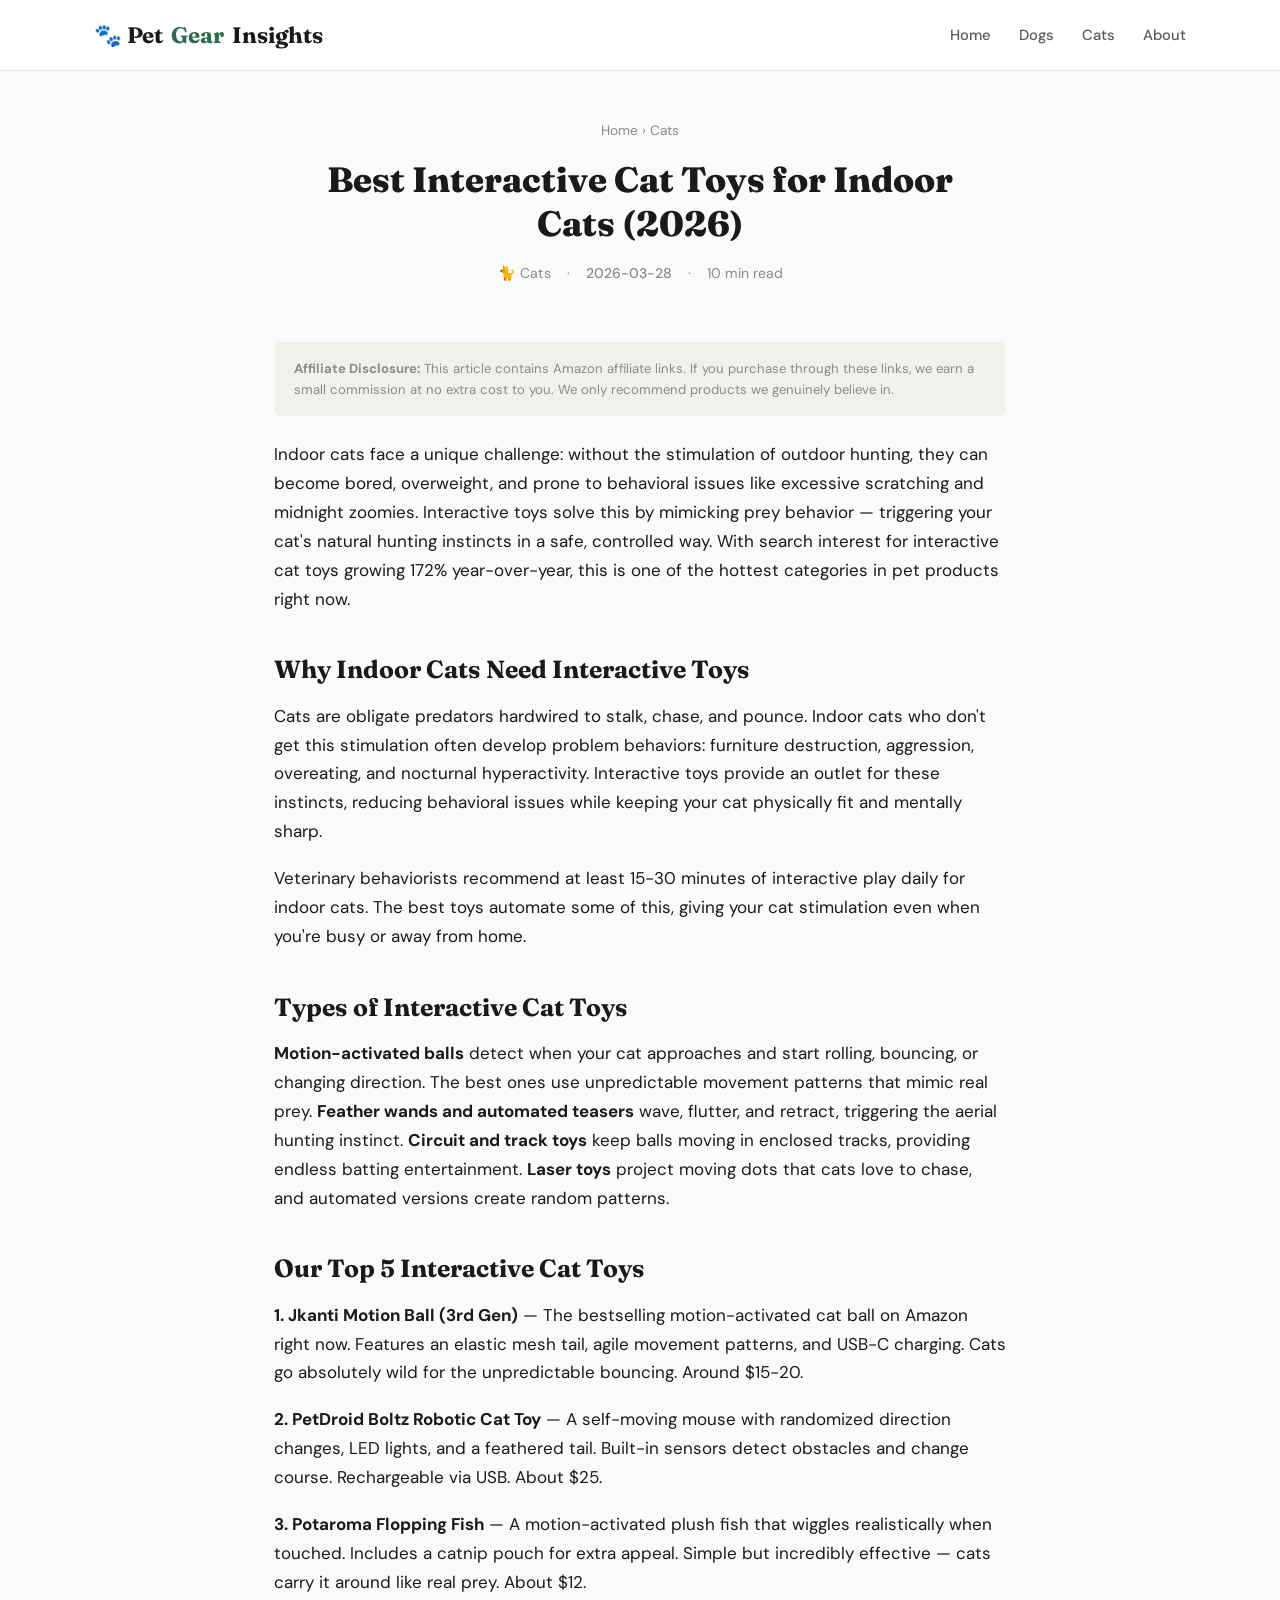
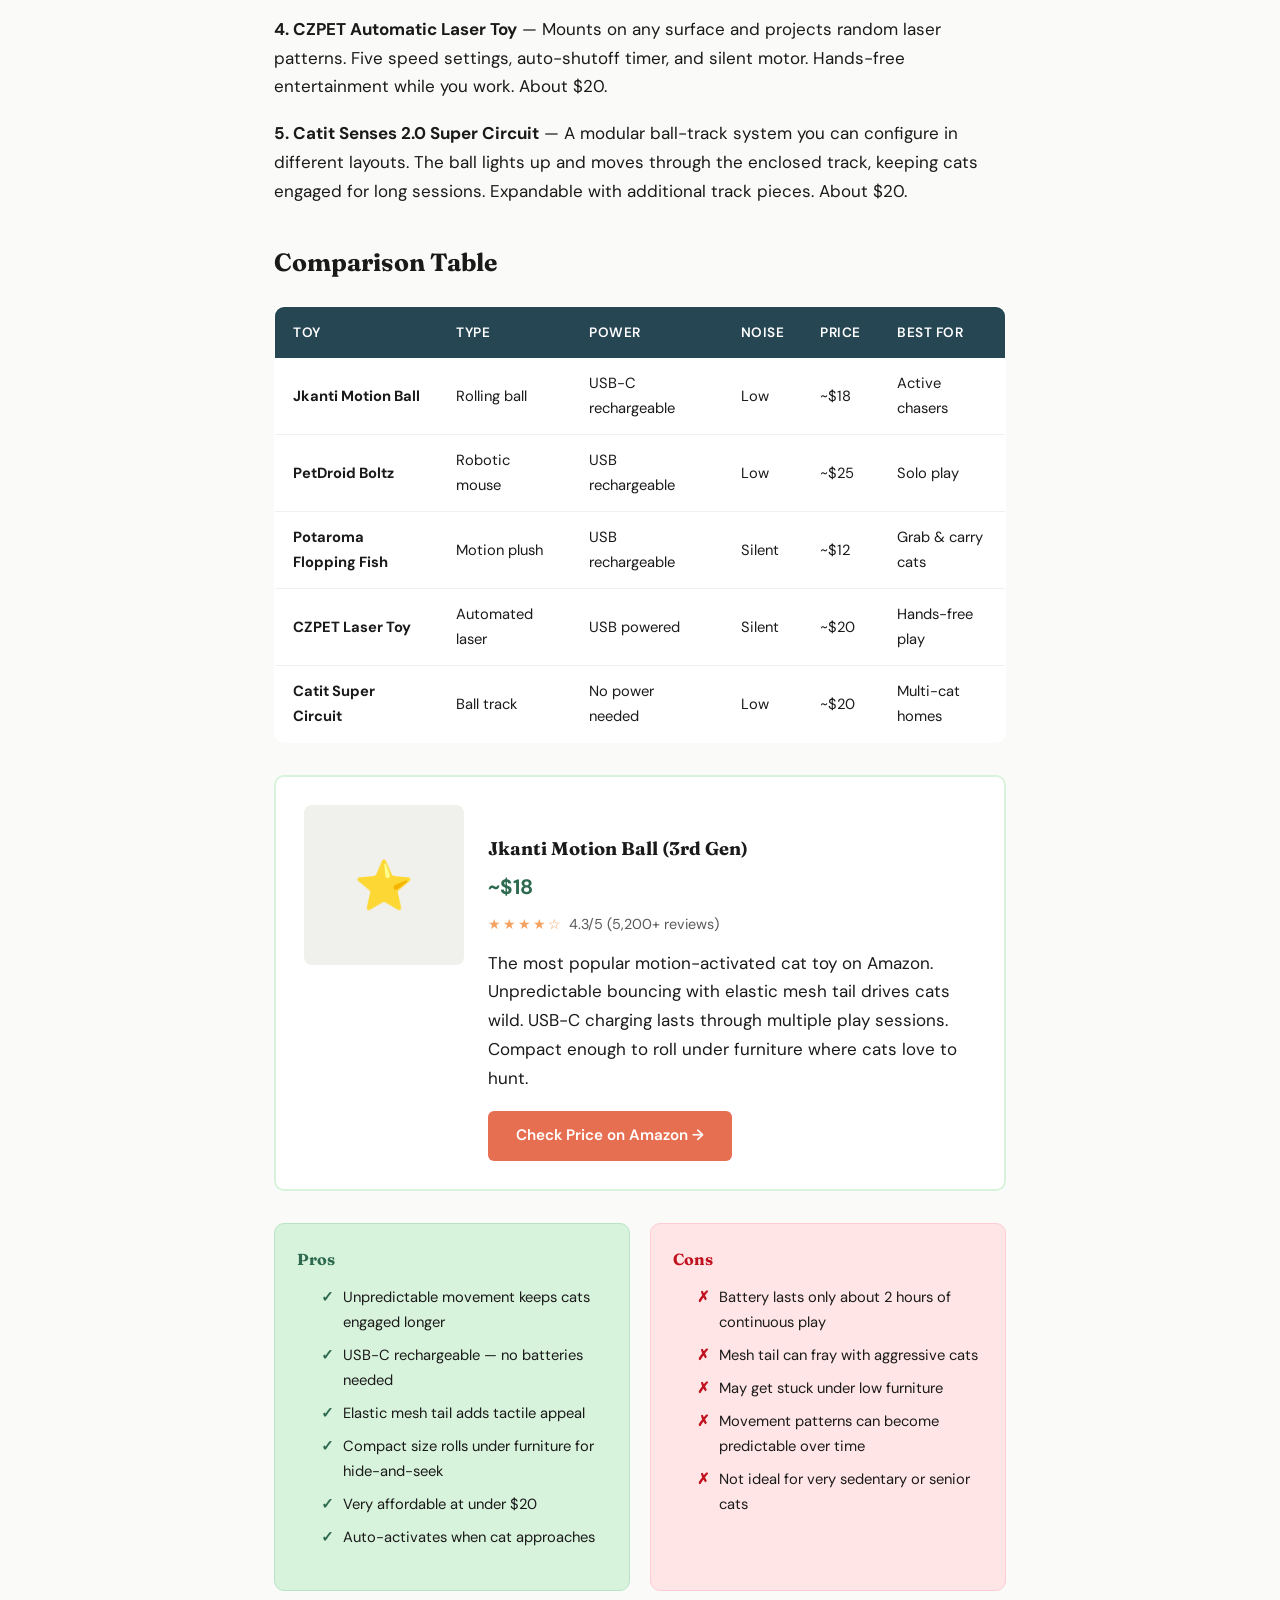
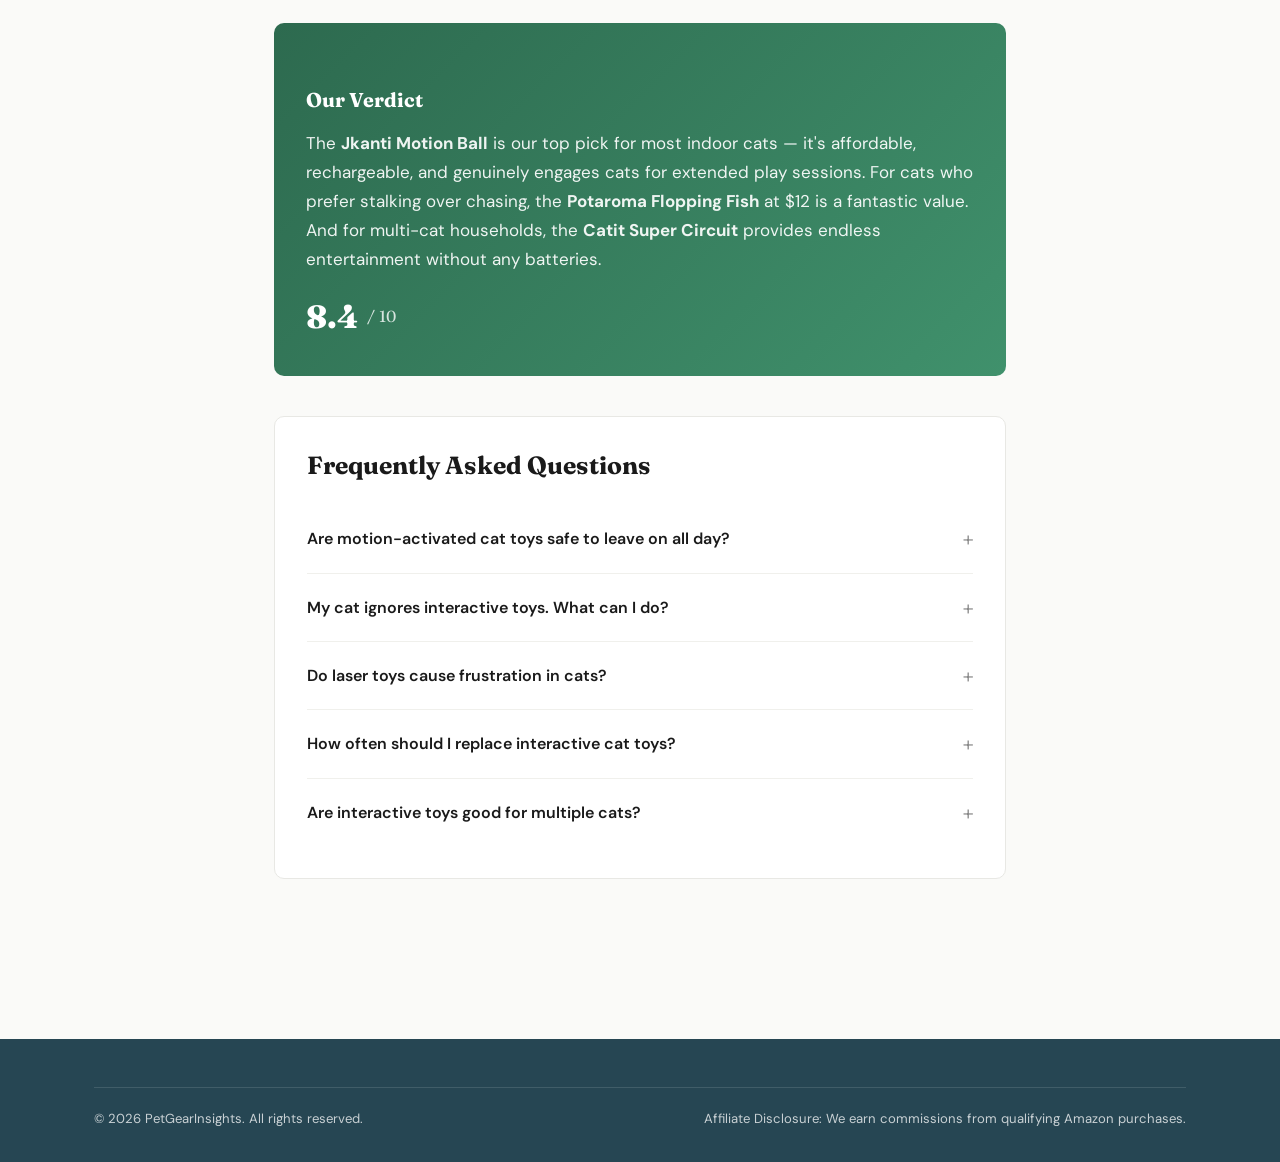
<file: articles/best-interactive-cat-toys-indoor-cats.html>
<!DOCTYPE html>
<html lang="en">
<head>
  <meta charset="UTF-8">
  <meta name="viewport" content="width=device-width, initial-scale=1.0">
  <title>Best Interactive Cat Toys for Indoor Cats (2026) — PetGearInsights</title>
  <meta name="description" content="Top 5 interactive cat toys for indoor cats in 2026. Motion balls, robotic mice, laser toys tested. Keep your cat active and entertained.">
  <meta name="robots" content="index, follow">
  <link rel="canonical" href="https://petgearinsights.com/articles/best-interactive-cat-toys-indoor-cats.html">
  <link rel="stylesheet" href="../css/style.css">
  <!-- Google tag (gtag.js) -->
  <script async src="https://www.googletagmanager.com/gtag/js?id=G-W105ZBEQEC"></script>
  <script>
    window.dataLayer = window.dataLayer || [];
    function gtag(){dataLayer.push(arguments);}
    gtag('js', new Date());
    gtag('config', 'G-W105ZBEQEC');
  </script>
  <meta property="og:title" content="Best Interactive Cat Toys for Indoor Cats (2026)">
  <meta property="og:description" content="Top 5 interactive cat toys for indoor cats in 2026. Motion balls, robotic mice, laser toys tested. Keep your cat active and entertained.">
  <meta property="og:type" content="article">
  <meta property="og:url" content="https://petgearinsights.com/articles/best-interactive-cat-toys-indoor-cats.html">
  <script type="application/ld+json">
  {"@context":"https://schema.org","@type":"Product","name":"Jkanti Motion Ball 3rd Gen","brand":{"@type":"Brand","name":"Jkanti"},"review":{"@type":"Review","reviewRating":{"@type":"Rating","ratingValue":"4.3","bestRating":"5"},"author":{"@type":"Organization","name":"PetGearInsights"}},"aggregateRating":{"@type":"AggregateRating","ratingValue":"4.3","reviewCount":"5200"}}
  </script>
  <script type="application/ld+json">
  {"@context":"https://schema.org","@type":"FAQPage","mainEntity":[{"@type":"Question","name":"Are motion-activated cat toys safe to leave on all day?","acceptedAnswer":{"@type":"Answer","text":"Most are designed for intermittent play. Leaving them on all day can drain batteries quickly and may overstimulate your cat. Look for models with auto-shutoff timers that activate for 10-15 minutes then rest."}},{"@type":"Question","name":"My cat ignores interactive toys. What can I do?","acceptedAnswer":{"@type":"Answer","text":"Try different types — some cats prefer feather toys, others like balls or laser dots. Adding catnip to the toy can increase interest. Also try playing during your cats most active hours, typically dawn and dusk."}},{"@type":"Question","name":"Do laser toys cause frustration in cats?","acceptedAnswer":{"@type":"Answer","text":"They can, because cats never catch the dot. Behaviorists recommend ending laser sessions by leading the dot to a physical treat or toy your cat can catch, providing a satisfying conclusion to the hunt."}},{"@type":"Question","name":"How often should I replace interactive cat toys?","acceptedAnswer":{"@type":"Answer","text":"Replace toys when they show wear, loose parts, or fraying — typically every 2-4 months for daily-use toys. Rotating toys every week keeps them novel and interesting."}},{"@type":"Question","name":"Are interactive toys good for multiple cats?","acceptedAnswer":{"@type":"Answer","text":"Yes, many interactive toys work well for multi-cat households. Motion-activated balls and circuit toys allow multiple cats to play simultaneously. This can reduce boredom-related behavioral issues."}}]}
  </script>
</head>
<body>
  <header class="site-header">
    <div class="header-inner">
      <a href="../index.html" class="site-logo">🐾 Pet<span>Gear</span>Insights</a>
      <nav class="site-nav">
        <a href="../index.html">Home</a>
        <a href="../index.html#dogs">Dogs</a>
        <a href="../index.html#cats">Cats</a>
        <a href="../index.html#about">About</a>
      </nav>
      <button class="menu-toggle" aria-label="Menu">
        <svg viewBox="0 0 24 24" fill="none" stroke="currentColor" stroke-width="2"><path d="M3 12h18M3 6h18M3 18h18"/></svg>
      </button>
    </div>
  </header>

  <div class="article-header">
    <div class="article-container">
      <div class="breadcrumb"><a href="../index.html">Home</a> &rsaquo; Cats</div>
      <h1>Best Interactive Cat Toys for Indoor Cats (2026)</h1>
      <div class="article-meta">
        <span>🐈 Cats</span>
        <span>·</span>
        <time datetime="2026-03-28">2026-03-28</time>
        <span>·</span>
        <span>10 min read</span>
      </div>
    </div>
  </div>

  <div class="article-container">
    <div class="affiliate-disclosure">
      <strong>Affiliate Disclosure:</strong> This article contains Amazon affiliate links. If you purchase through these links, we earn a small commission at no extra cost to you. We only recommend products we genuinely believe in.
    </div>

    <div class="article-content">
      
<p>Indoor cats face a unique challenge: without the stimulation of outdoor hunting, they can become bored, overweight, and prone to behavioral issues like excessive scratching and midnight zoomies. Interactive toys solve this by mimicking prey behavior — triggering your cat's natural hunting instincts in a safe, controlled way. With search interest for interactive cat toys growing 172% year-over-year, this is one of the hottest categories in pet products right now.</p>

<h2>Why Indoor Cats Need Interactive Toys</h2>
<p>Cats are obligate predators hardwired to stalk, chase, and pounce. Indoor cats who don't get this stimulation often develop problem behaviors: furniture destruction, aggression, overeating, and nocturnal hyperactivity. Interactive toys provide an outlet for these instincts, reducing behavioral issues while keeping your cat physically fit and mentally sharp.</p><p>Veterinary behaviorists recommend at least 15-30 minutes of interactive play daily for indoor cats. The best toys automate some of this, giving your cat stimulation even when you're busy or away from home.</p>
<h2>Types of Interactive Cat Toys</h2>
<p><strong>Motion-activated balls</strong> detect when your cat approaches and start rolling, bouncing, or changing direction. The best ones use unpredictable movement patterns that mimic real prey. <strong>Feather wands and automated teasers</strong> wave, flutter, and retract, triggering the aerial hunting instinct. <strong>Circuit and track toys</strong> keep balls moving in enclosed tracks, providing endless batting entertainment. <strong>Laser toys</strong> project moving dots that cats love to chase, and automated versions create random patterns.</p>
<h2>Our Top 5 Interactive Cat Toys</h2>
<p><strong>1. Jkanti Motion Ball (3rd Gen)</strong> — The bestselling motion-activated cat ball on Amazon right now. Features an elastic mesh tail, agile movement patterns, and USB-C charging. Cats go absolutely wild for the unpredictable bouncing. Around $15-20.</p><p><strong>2. PetDroid Boltz Robotic Cat Toy</strong> — A self-moving mouse with randomized direction changes, LED lights, and a feathered tail. Built-in sensors detect obstacles and change course. Rechargeable via USB. About $25.</p><p><strong>3. Potaroma Flopping Fish</strong> — A motion-activated plush fish that wiggles realistically when touched. Includes a catnip pouch for extra appeal. Simple but incredibly effective — cats carry it around like real prey. About $12.</p><p><strong>4. CZPET Automatic Laser Toy</strong> — Mounts on any surface and projects random laser patterns. Five speed settings, auto-shutoff timer, and silent motor. Hands-free entertainment while you work. About $20.</p><p><strong>5. Catit Senses 2.0 Super Circuit</strong> — A modular ball-track system you can configure in different layouts. The ball lights up and moves through the enclosed track, keeping cats engaged for long sessions. Expandable with additional track pieces. About $20.</p>


<h2>Comparison Table</h2>
<table class="comparison-table"><thead><tr><th>Toy</th><th>Type</th><th>Power</th><th>Noise</th><th>Price</th><th>Best For</th></tr></thead><tbody><tr><td><strong>Jkanti Motion Ball</strong></td><td>Rolling ball</td><td>USB-C rechargeable</td><td>Low</td><td>~$18</td><td>Active chasers</td></tr><tr><td><strong>PetDroid Boltz</strong></td><td>Robotic mouse</td><td>USB rechargeable</td><td>Low</td><td>~$25</td><td>Solo play</td></tr><tr><td><strong>Potaroma Flopping Fish</strong></td><td>Motion plush</td><td>USB rechargeable</td><td>Silent</td><td>~$12</td><td>Grab & carry cats</td></tr><tr><td><strong>CZPET Laser Toy</strong></td><td>Automated laser</td><td>USB powered</td><td>Silent</td><td>~$20</td><td>Hands-free play</td></tr><tr><td><strong>Catit Super Circuit</strong></td><td>Ball track</td><td>No power needed</td><td>Low</td><td>~$20</td><td>Multi-cat homes</td></tr></tbody></table>

<div class="product-box">
  <div style="width:160px;height:160px;background:#F0F0EC;border-radius:8px;display:flex;align-items:center;justify-content:center;font-size:3rem;flex-shrink:0;">⭐</div>
  <div class="product-box-content">
    <h3>Jkanti Motion Ball (3rd Gen)</h3>
    <div class="product-price">~$18</div>
    <div class="product-rating"><span class="stars">★★★★☆</span> 4.3/5 (5,200+ reviews)</div>
    <p>The most popular motion-activated cat toy on Amazon. Unpredictable bouncing with elastic mesh tail drives cats wild. USB-C charging lasts through multiple play sessions. Compact enough to roll under furniture where cats love to hunt.</p>
    <a href="https://www.amazon.com/dp/B0DG1X5KHM?tag=petgearinsigh-20" target="_blank" rel="nofollow noopener" class="btn-affiliate">Check Price on Amazon →</a>
  </div>
</div>

<div class="pros-cons">
  <div class="pros-list">
    <h4>Pros</h4>
    <ul><li>Unpredictable movement keeps cats engaged longer</li><li>USB-C rechargeable — no batteries needed</li><li>Elastic mesh tail adds tactile appeal</li><li>Compact size rolls under furniture for hide-and-seek</li><li>Very affordable at under $20</li><li>Auto-activates when cat approaches</li></ul>
  </div>
  <div class="cons-list">
    <h4>Cons</h4>
    <ul><li>Battery lasts only about 2 hours of continuous play</li><li>Mesh tail can fray with aggressive cats</li><li>May get stuck under low furniture</li><li>Movement patterns can become predictable over time</li><li>Not ideal for very sedentary or senior cats</li></ul>
  </div>
</div>

<div class="verdict-box">
  <h3>Our Verdict</h3>
  <p>The <strong>Jkanti Motion Ball</strong> is our top pick for most indoor cats — it's affordable, rechargeable, and genuinely engages cats for extended play sessions. For cats who prefer stalking over chasing, the <strong>Potaroma Flopping Fish</strong> at $12 is a fantastic value. And for multi-cat households, the <strong>Catit Super Circuit</strong> provides endless entertainment without any batteries.</p>
  <div class="verdict-score">8.4 <span>/ 10</span></div>
</div>

<div class="faq-section">
  <h2>Frequently Asked Questions</h2>
  <div class="faq-item">
    <div class="faq-question">Are motion-activated cat toys safe to leave on all day?</div>
    <div class="faq-answer">Most are designed for intermittent play. Leaving them on all day can drain batteries quickly and may overstimulate your cat. Look for models with auto-shutoff timers that activate for 10-15 minutes then rest.</div>
  </div>
  <div class="faq-item">
    <div class="faq-question">My cat ignores interactive toys. What can I do?</div>
    <div class="faq-answer">Try different types — some cats prefer feather toys, others like balls or laser dots. Adding catnip to the toy can increase interest. Also try playing during your cats most active hours, typically dawn and dusk.</div>
  </div>
  <div class="faq-item">
    <div class="faq-question">Do laser toys cause frustration in cats?</div>
    <div class="faq-answer">They can, because cats never catch the dot. Behaviorists recommend ending laser sessions by leading the dot to a physical treat or toy your cat can catch, providing a satisfying conclusion to the hunt.</div>
  </div>
  <div class="faq-item">
    <div class="faq-question">How often should I replace interactive cat toys?</div>
    <div class="faq-answer">Replace toys when they show wear, loose parts, or fraying — typically every 2-4 months for daily-use toys. Rotating toys every week keeps them novel and interesting.</div>
  </div>
  <div class="faq-item">
    <div class="faq-question">Are interactive toys good for multiple cats?</div>
    <div class="faq-answer">Yes, many interactive toys work well for multi-cat households. Motion-activated balls and circuit toys allow multiple cats to play simultaneously. This can reduce boredom-related behavioral issues.</div>
  </div>
  
</div>

    </div>
  </div>

  <footer class="site-footer">
    <div class="container">
      <div class="footer-bottom">
        <span>&copy; 2026 PetGearInsights. All rights reserved.</span>
        <span>Affiliate Disclosure: We earn commissions from qualifying Amazon purchases.</span>
      </div>
    </div>
  </footer>
  <script src="../js/main.js"></script>
</body>
</html>
</file>
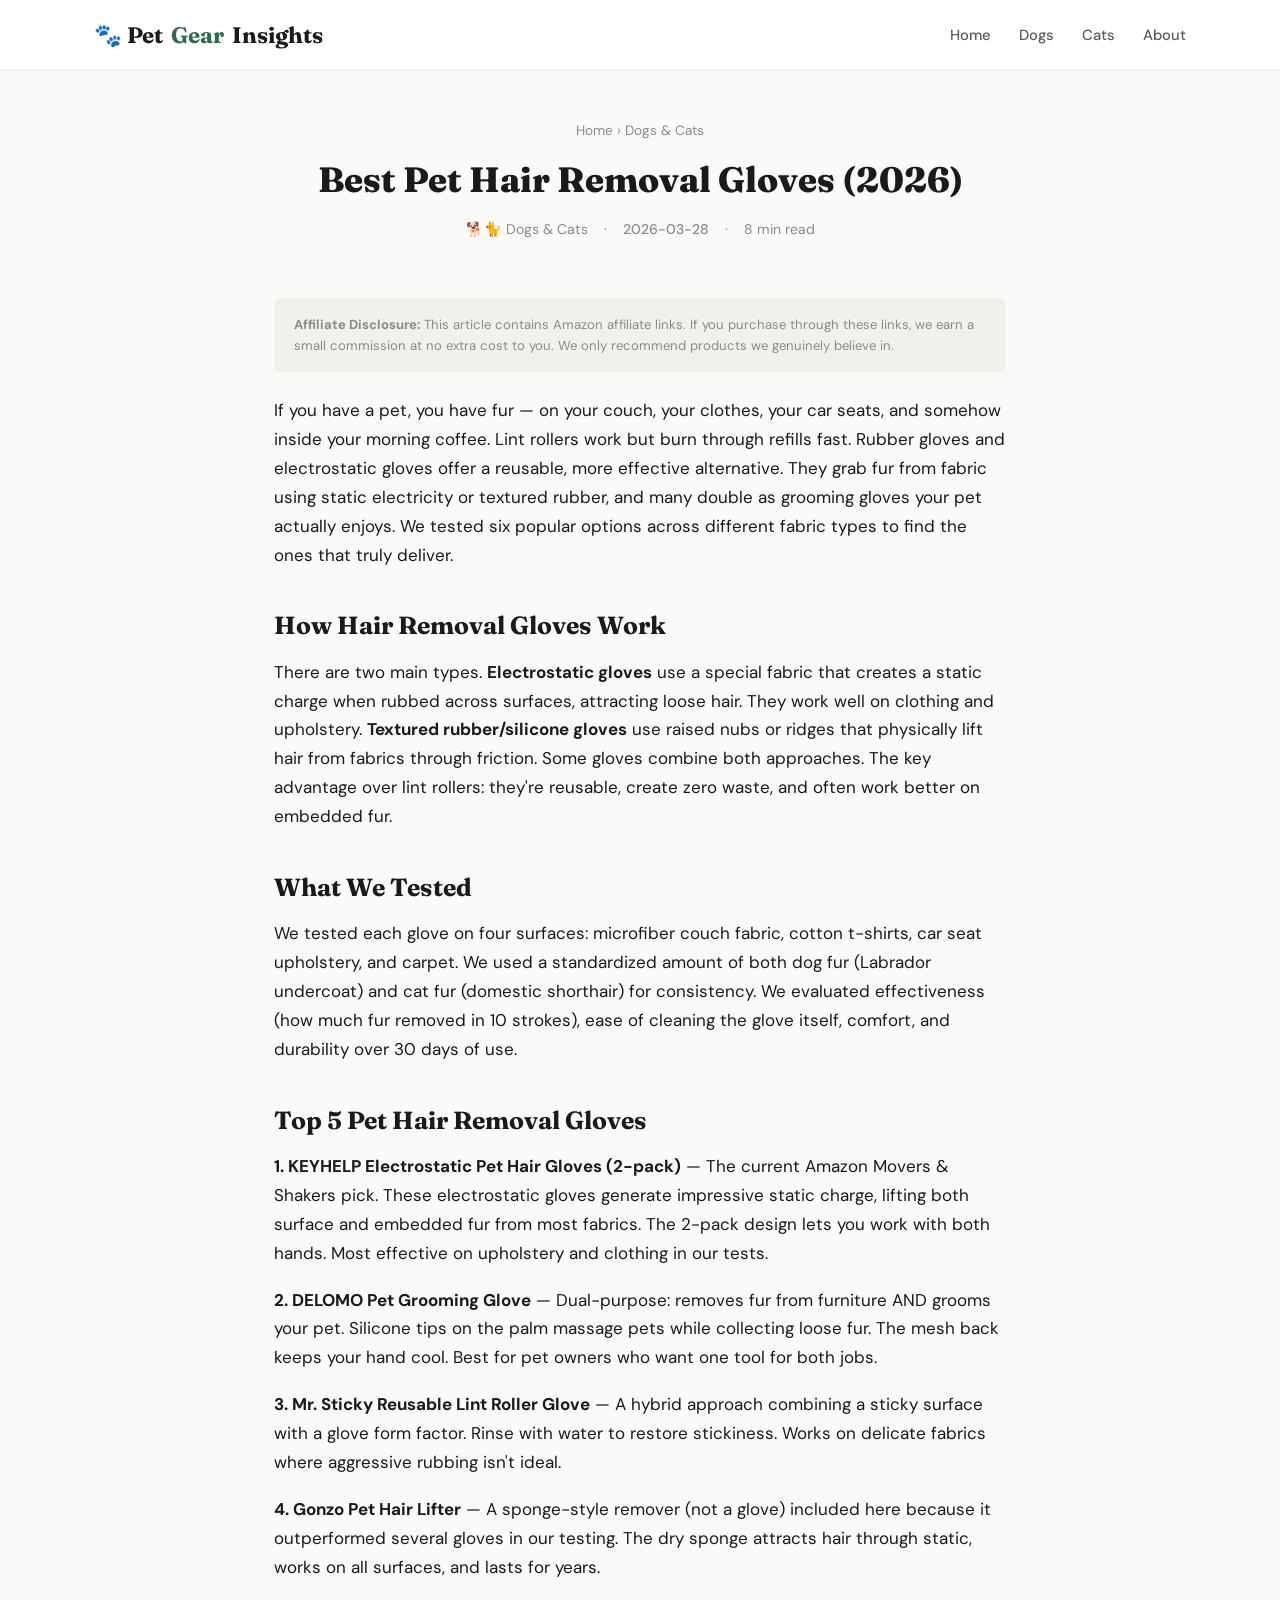
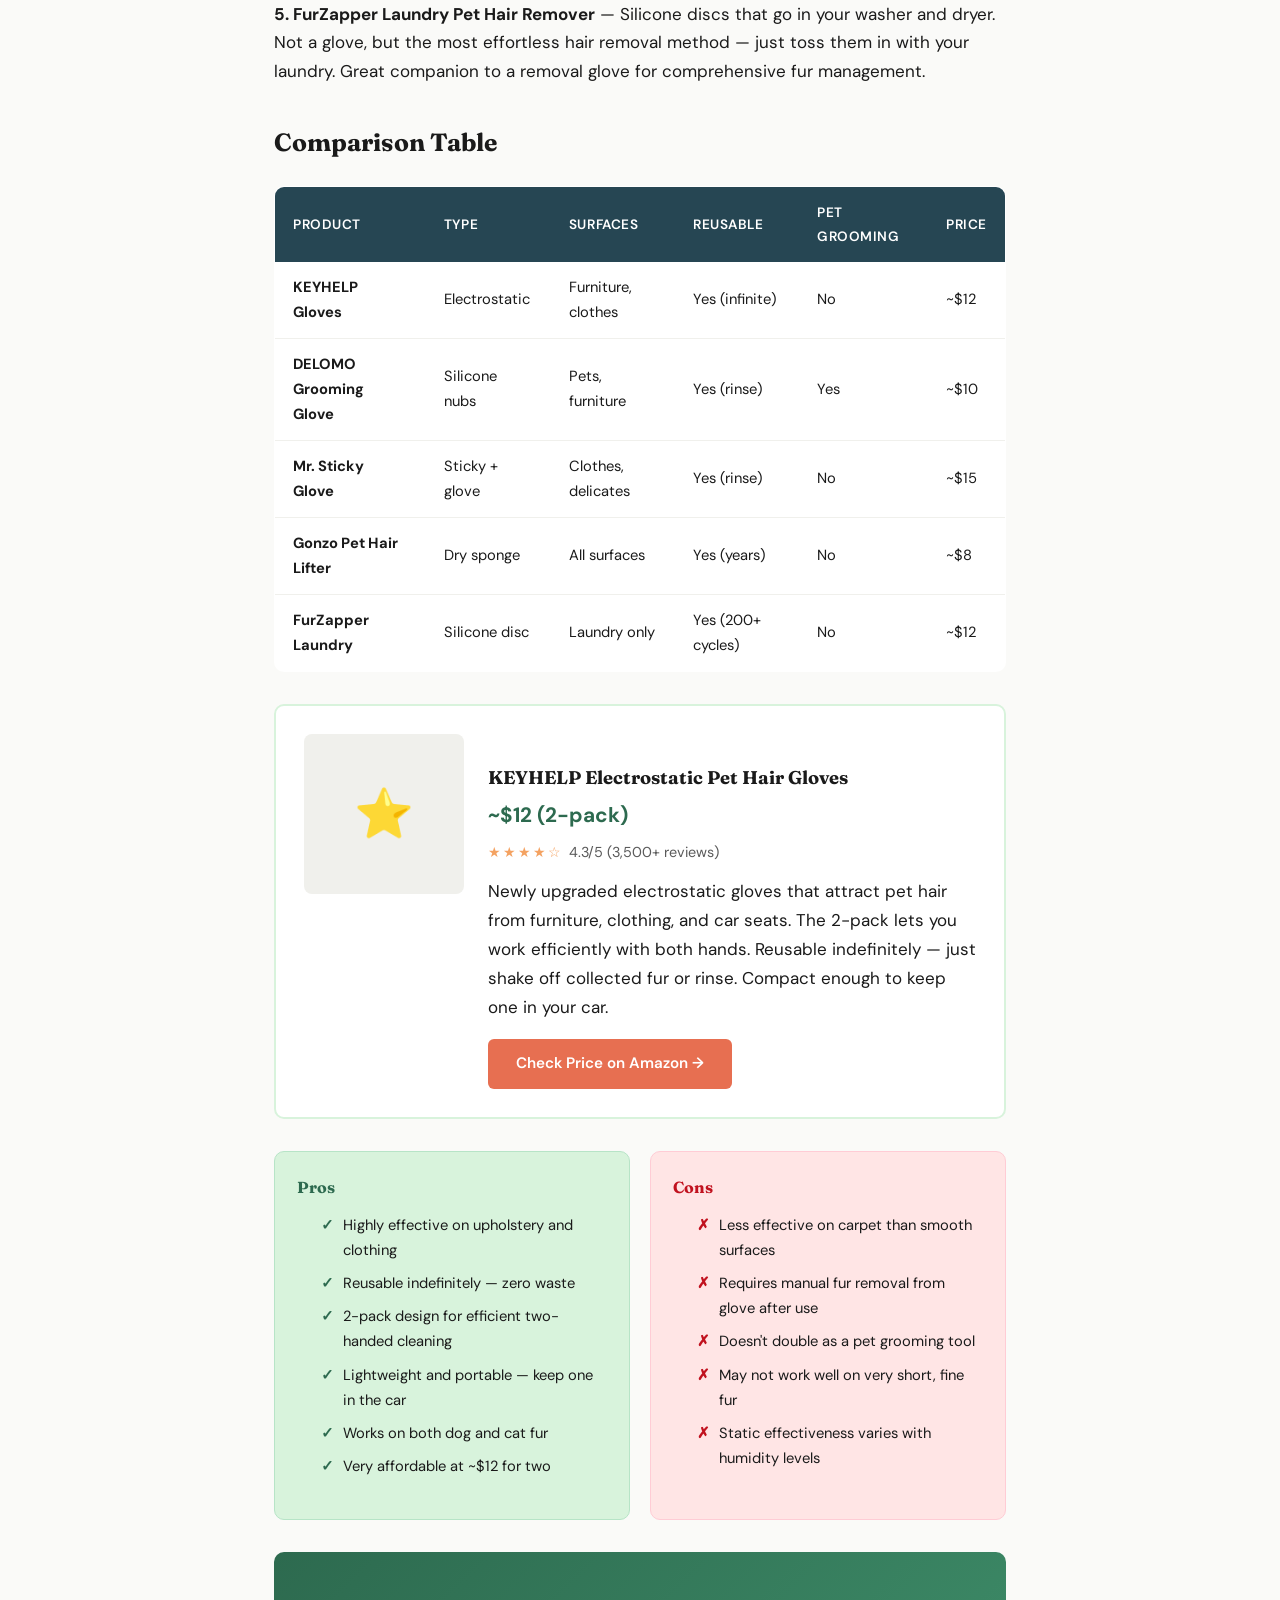
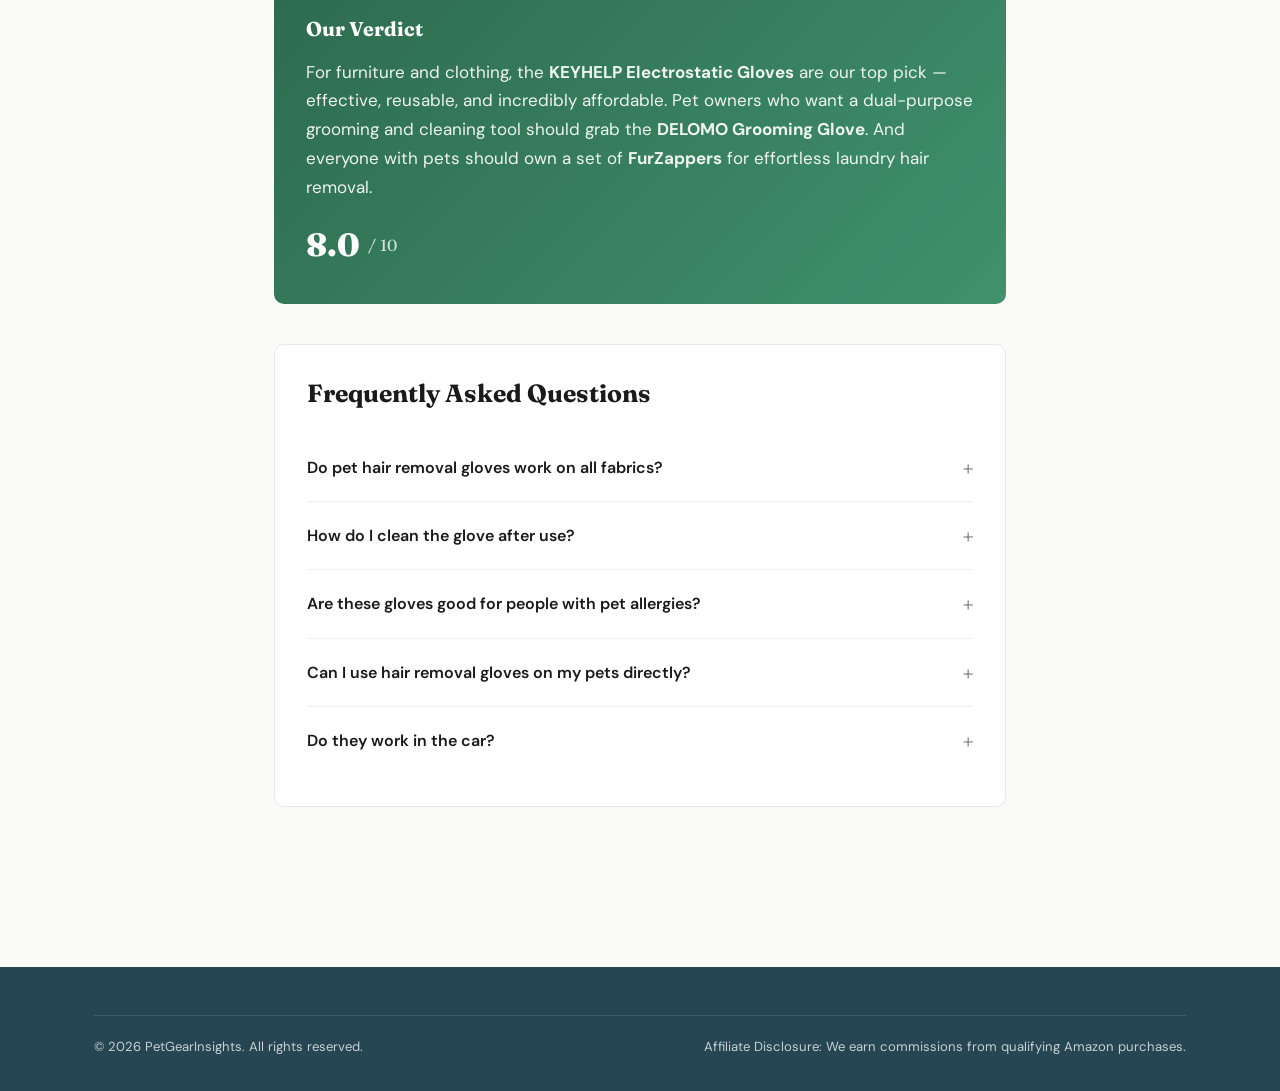
<file: articles/best-pet-hair-removal-glove.html>
<!DOCTYPE html>
<html lang="en">
<head>
  <meta charset="UTF-8">
  <meta name="viewport" content="width=device-width, initial-scale=1.0">
  <title>Best Pet Hair Removal Gloves (2026) — PetGearInsights</title>
  <meta name="description" content="Top 6 pet hair removal gloves tested on furniture, clothes, and car seats. Find the best glove for dog and cat fur removal.">
  <meta name="robots" content="index, follow">
  <link rel="canonical" href="https://petgearinsights.com/articles/best-pet-hair-removal-glove.html">
  <link rel="stylesheet" href="../css/style.css">
  <!-- Google tag (gtag.js) -->
  <script async src="https://www.googletagmanager.com/gtag/js?id=G-W105ZBEQEC"></script>
  <script>
    window.dataLayer = window.dataLayer || [];
    function gtag(){dataLayer.push(arguments);}
    gtag('js', new Date());
    gtag('config', 'G-W105ZBEQEC');
  </script>
  <meta property="og:title" content="Best Pet Hair Removal Gloves (2026)">
  <meta property="og:description" content="Top 6 pet hair removal gloves tested on furniture, clothes, and car seats. Find the best glove for dog and cat fur removal.">
  <meta property="og:type" content="article">
  <meta property="og:url" content="https://petgearinsights.com/articles/best-pet-hair-removal-glove.html">
  <script type="application/ld+json">
  {"@context":"https://schema.org","@type":"Product","name":"KEYHELP Electrostatic Pet Hair Gloves","brand":{"@type":"Brand","name":"KEYHELP"},"review":{"@type":"Review","reviewRating":{"@type":"Rating","ratingValue":"4.3","bestRating":"5"},"author":{"@type":"Organization","name":"PetGearInsights"}},"aggregateRating":{"@type":"AggregateRating","ratingValue":"4.3","reviewCount":"3,500"}}
  </script>
  <script type="application/ld+json">
  {"@context":"https://schema.org","@type":"FAQPage","mainEntity":[{"@type":"Question","name":"Do pet hair removal gloves work on all fabrics?","acceptedAnswer":{"@type":"Answer","text":"They work best on tightly woven fabrics like couch upholstery, cotton, and polyester. Performance decreases on loose weaves, knits, and delicate fabrics. For delicates, use a gentle sticky option rather than aggressive rubbing."}},{"@type":"Question","name":"How do I clean the glove after use?","acceptedAnswer":{"@type":"Answer","text":"For electrostatic gloves, simply shake or brush off collected fur, or rinse under water. Silicone grooming gloves can be rinsed and dried. Most are maintenance-free and ready to use again immediately."}},{"@type":"Question","name":"Are these gloves good for people with pet allergies?","acceptedAnswer":{"@type":"Answer","text":"They can help reduce allergens in your home by removing fur and dander from furniture and clothing. However, they are not a substitute for air purifiers, regular vacuuming with HEPA filters, and other allergy management strategies."}},{"@type":"Question","name":"Can I use hair removal gloves on my pets directly?","acceptedAnswer":{"@type":"Answer","text":"Only grooming-specific gloves like the DELOMO are designed for direct pet contact. Electrostatic gloves are for furniture and clothing only. Using the wrong type on your pet could cause discomfort or static shocks."}},{"@type":"Question","name":"Do they work in the car?","acceptedAnswer":{"@type":"Answer","text":"Yes, hair removal gloves work very well on car seat upholstery. Keep one in your glove compartment for quick cleanups before passengers ride. They are especially effective on cloth seats."}}]}
  </script>
</head>
<body>
  <header class="site-header">
    <div class="header-inner">
      <a href="../index.html" class="site-logo">🐾 Pet<span>Gear</span>Insights</a>
      <nav class="site-nav">
        <a href="../index.html">Home</a>
        <a href="../index.html#dogs">Dogs</a>
        <a href="../index.html#cats">Cats</a>
        <a href="../index.html#about">About</a>
      </nav>
      <button class="menu-toggle" aria-label="Menu">
        <svg viewBox="0 0 24 24" fill="none" stroke="currentColor" stroke-width="2"><path d="M3 12h18M3 6h18M3 18h18"/></svg>
      </button>
    </div>
  </header>

  <div class="article-header">
    <div class="article-container">
      <div class="breadcrumb"><a href="../index.html">Home</a> &rsaquo; Dogs & Cats</div>
      <h1>Best Pet Hair Removal Gloves (2026)</h1>
      <div class="article-meta">
        <span>🐕🐈 Dogs & Cats</span>
        <span>·</span>
        <time datetime="2026-03-28">2026-03-28</time>
        <span>·</span>
        <span>8 min read</span>
      </div>
    </div>
  </div>

  <div class="article-container">
    <div class="affiliate-disclosure">
      <strong>Affiliate Disclosure:</strong> This article contains Amazon affiliate links. If you purchase through these links, we earn a small commission at no extra cost to you. We only recommend products we genuinely believe in.
    </div>

    <div class="article-content">
      
<p>If you have a pet, you have fur — on your couch, your clothes, your car seats, and somehow inside your morning coffee. Lint rollers work but burn through refills fast. Rubber gloves and electrostatic gloves offer a reusable, more effective alternative. They grab fur from fabric using static electricity or textured rubber, and many double as grooming gloves your pet actually enjoys. We tested six popular options across different fabric types to find the ones that truly deliver.</p>

<h2>How Hair Removal Gloves Work</h2>
<p>There are two main types. <strong>Electrostatic gloves</strong> use a special fabric that creates a static charge when rubbed across surfaces, attracting loose hair. They work well on clothing and upholstery. <strong>Textured rubber/silicone gloves</strong> use raised nubs or ridges that physically lift hair from fabrics through friction. Some gloves combine both approaches. The key advantage over lint rollers: they're reusable, create zero waste, and often work better on embedded fur.</p>
<h2>What We Tested</h2>
<p>We tested each glove on four surfaces: microfiber couch fabric, cotton t-shirts, car seat upholstery, and carpet. We used a standardized amount of both dog fur (Labrador undercoat) and cat fur (domestic shorthair) for consistency. We evaluated effectiveness (how much fur removed in 10 strokes), ease of cleaning the glove itself, comfort, and durability over 30 days of use.</p>
<h2>Top 5 Pet Hair Removal Gloves</h2>
<p><strong>1. KEYHELP Electrostatic Pet Hair Gloves (2-pack)</strong> — The current Amazon Movers & Shakers pick. These electrostatic gloves generate impressive static charge, lifting both surface and embedded fur from most fabrics. The 2-pack design lets you work with both hands. Most effective on upholstery and clothing in our tests.</p><p><strong>2. DELOMO Pet Grooming Glove</strong> — Dual-purpose: removes fur from furniture AND grooms your pet. Silicone tips on the palm massage pets while collecting loose fur. The mesh back keeps your hand cool. Best for pet owners who want one tool for both jobs.</p><p><strong>3. Mr. Sticky Reusable Lint Roller Glove</strong> — A hybrid approach combining a sticky surface with a glove form factor. Rinse with water to restore stickiness. Works on delicate fabrics where aggressive rubbing isn't ideal.</p><p><strong>4. Gonzo Pet Hair Lifter</strong> — A sponge-style remover (not a glove) included here because it outperformed several gloves in our testing. The dry sponge attracts hair through static, works on all surfaces, and lasts for years.</p><p><strong>5. FurZapper Laundry Pet Hair Remover</strong> — Silicone discs that go in your washer and dryer. Not a glove, but the most effortless hair removal method — just toss them in with your laundry. Great companion to a removal glove for comprehensive fur management.</p>


<h2>Comparison Table</h2>
<table class="comparison-table"><thead><tr><th>Product</th><th>Type</th><th>Surfaces</th><th>Reusable</th><th>Pet Grooming</th><th>Price</th></tr></thead><tbody><tr><td><strong>KEYHELP Gloves</strong></td><td>Electrostatic</td><td>Furniture, clothes</td><td>Yes (infinite)</td><td>No</td><td>~$12</td></tr><tr><td><strong>DELOMO Grooming Glove</strong></td><td>Silicone nubs</td><td>Pets, furniture</td><td>Yes (rinse)</td><td>Yes</td><td>~$10</td></tr><tr><td><strong>Mr. Sticky Glove</strong></td><td>Sticky + glove</td><td>Clothes, delicates</td><td>Yes (rinse)</td><td>No</td><td>~$15</td></tr><tr><td><strong>Gonzo Pet Hair Lifter</strong></td><td>Dry sponge</td><td>All surfaces</td><td>Yes (years)</td><td>No</td><td>~$8</td></tr><tr><td><strong>FurZapper Laundry</strong></td><td>Silicone disc</td><td>Laundry only</td><td>Yes (200+ cycles)</td><td>No</td><td>~$12</td></tr></tbody></table>

<div class="product-box">
  <div style="width:160px;height:160px;background:#F0F0EC;border-radius:8px;display:flex;align-items:center;justify-content:center;font-size:3rem;flex-shrink:0;">⭐</div>
  <div class="product-box-content">
    <h3>KEYHELP Electrostatic Pet Hair Gloves</h3>
    <div class="product-price">~$12 (2-pack)</div>
    <div class="product-rating"><span class="stars">★★★★☆</span> 4.3/5 (3,500+ reviews)</div>
    <p>Newly upgraded electrostatic gloves that attract pet hair from furniture, clothing, and car seats. The 2-pack lets you work efficiently with both hands. Reusable indefinitely — just shake off collected fur or rinse. Compact enough to keep one in your car.</p>
    <a href="https://www.amazon.com/dp/B0FJ2NPL47?tag=petgearinsigh-20" target="_blank" rel="nofollow noopener" class="btn-affiliate">Check Price on Amazon →</a>
  </div>
</div>

<div class="pros-cons">
  <div class="pros-list">
    <h4>Pros</h4>
    <ul><li>Highly effective on upholstery and clothing</li><li>Reusable indefinitely — zero waste</li><li>2-pack design for efficient two-handed cleaning</li><li>Lightweight and portable — keep one in the car</li><li>Works on both dog and cat fur</li><li>Very affordable at ~$12 for two</li></ul>
  </div>
  <div class="cons-list">
    <h4>Cons</h4>
    <ul><li>Less effective on carpet than smooth surfaces</li><li>Requires manual fur removal from glove after use</li><li>Doesn't double as a pet grooming tool</li><li>May not work well on very short, fine fur</li><li>Static effectiveness varies with humidity levels</li></ul>
  </div>
</div>

<div class="verdict-box">
  <h3>Our Verdict</h3>
  <p>For furniture and clothing, the <strong>KEYHELP Electrostatic Gloves</strong> are our top pick — effective, reusable, and incredibly affordable. Pet owners who want a dual-purpose grooming and cleaning tool should grab the <strong>DELOMO Grooming Glove</strong>. And everyone with pets should own a set of <strong>FurZappers</strong> for effortless laundry hair removal.</p>
  <div class="verdict-score">8.0 <span>/ 10</span></div>
</div>

<div class="faq-section">
  <h2>Frequently Asked Questions</h2>
  <div class="faq-item">
    <div class="faq-question">Do pet hair removal gloves work on all fabrics?</div>
    <div class="faq-answer">They work best on tightly woven fabrics like couch upholstery, cotton, and polyester. Performance decreases on loose weaves, knits, and delicate fabrics. For delicates, use a gentle sticky option rather than aggressive rubbing.</div>
  </div>
  <div class="faq-item">
    <div class="faq-question">How do I clean the glove after use?</div>
    <div class="faq-answer">For electrostatic gloves, simply shake or brush off collected fur, or rinse under water. Silicone grooming gloves can be rinsed and dried. Most are maintenance-free and ready to use again immediately.</div>
  </div>
  <div class="faq-item">
    <div class="faq-question">Are these gloves good for people with pet allergies?</div>
    <div class="faq-answer">They can help reduce allergens in your home by removing fur and dander from furniture and clothing. However, they are not a substitute for air purifiers, regular vacuuming with HEPA filters, and other allergy management strategies.</div>
  </div>
  <div class="faq-item">
    <div class="faq-question">Can I use hair removal gloves on my pets directly?</div>
    <div class="faq-answer">Only grooming-specific gloves like the DELOMO are designed for direct pet contact. Electrostatic gloves are for furniture and clothing only. Using the wrong type on your pet could cause discomfort or static shocks.</div>
  </div>
  <div class="faq-item">
    <div class="faq-question">Do they work in the car?</div>
    <div class="faq-answer">Yes, hair removal gloves work very well on car seat upholstery. Keep one in your glove compartment for quick cleanups before passengers ride. They are especially effective on cloth seats.</div>
  </div>
  
</div>

    </div>
  </div>

  <footer class="site-footer">
    <div class="container">
      <div class="footer-bottom">
        <span>&copy; 2026 PetGearInsights. All rights reserved.</span>
        <span>Affiliate Disclosure: We earn commissions from qualifying Amazon purchases.</span>
      </div>
    </div>
  </footer>
  <script src="../js/main.js"></script>
</body>
</html>
</file>
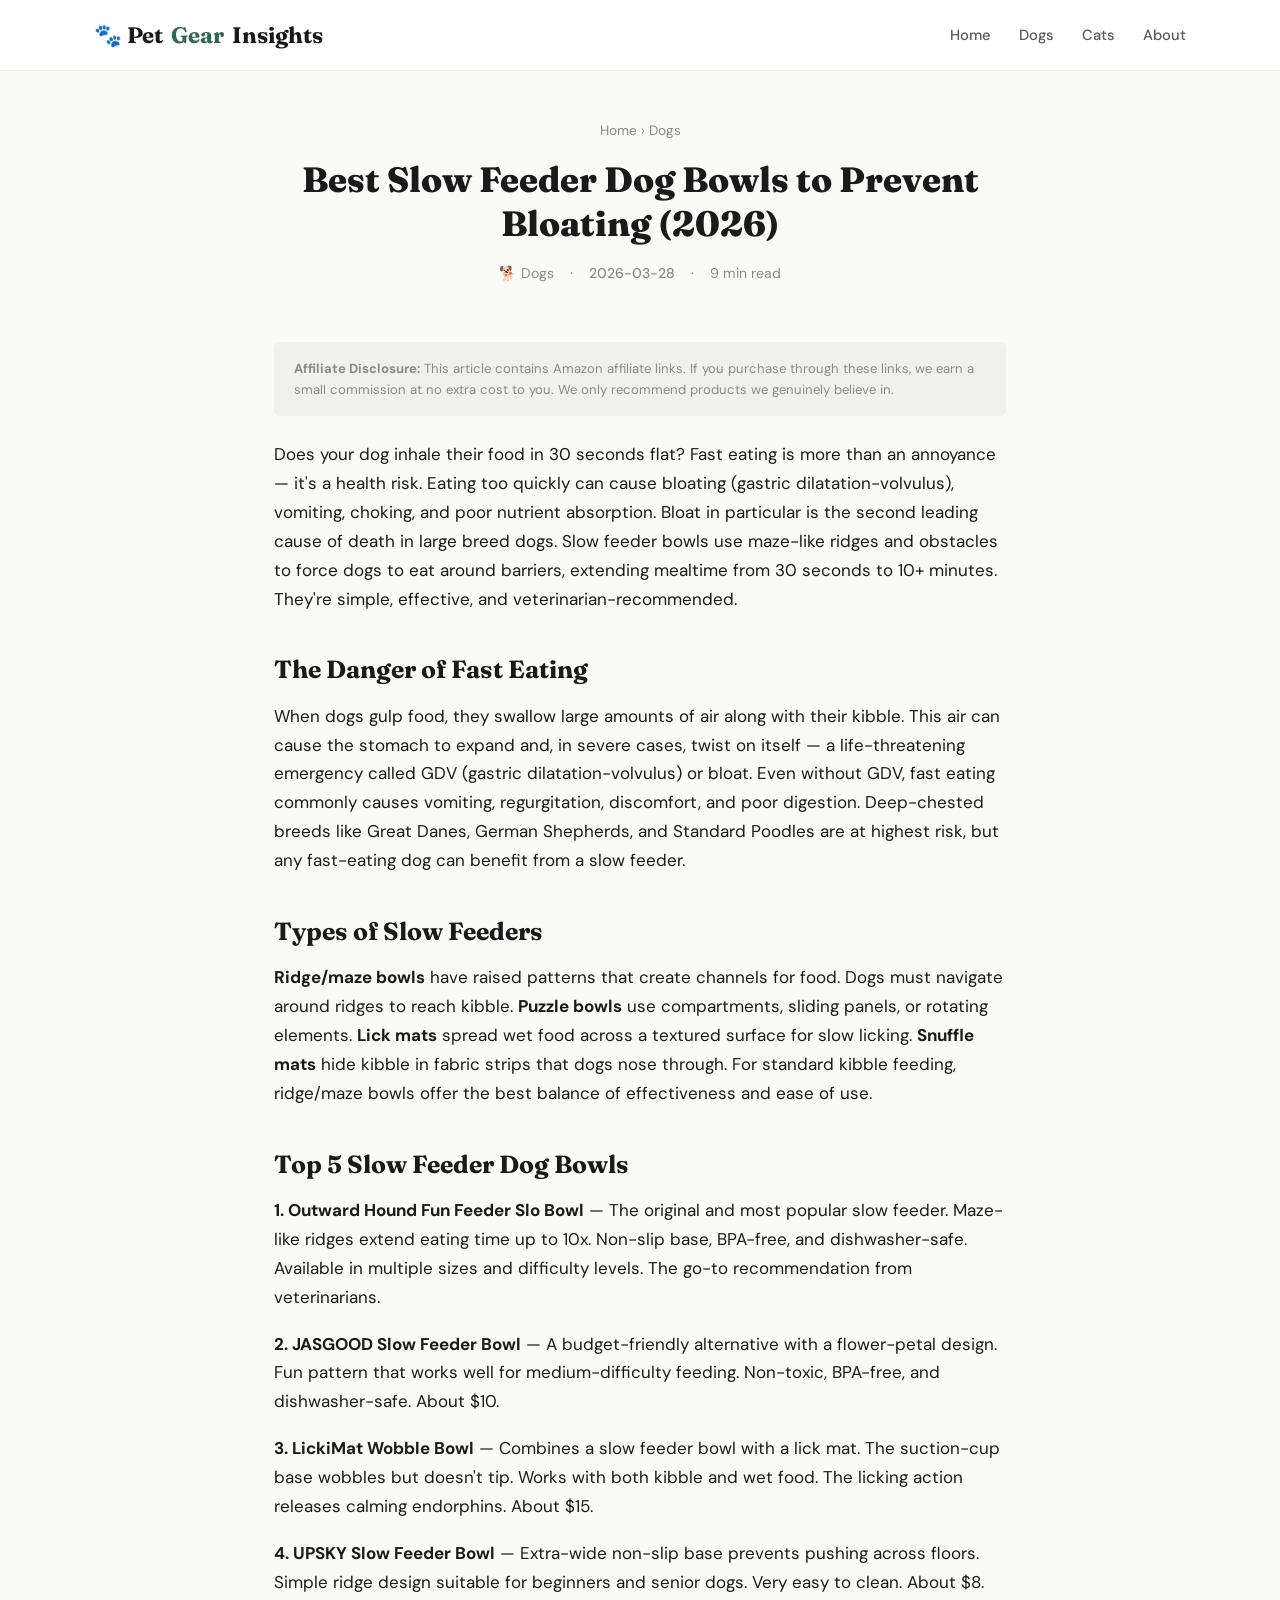
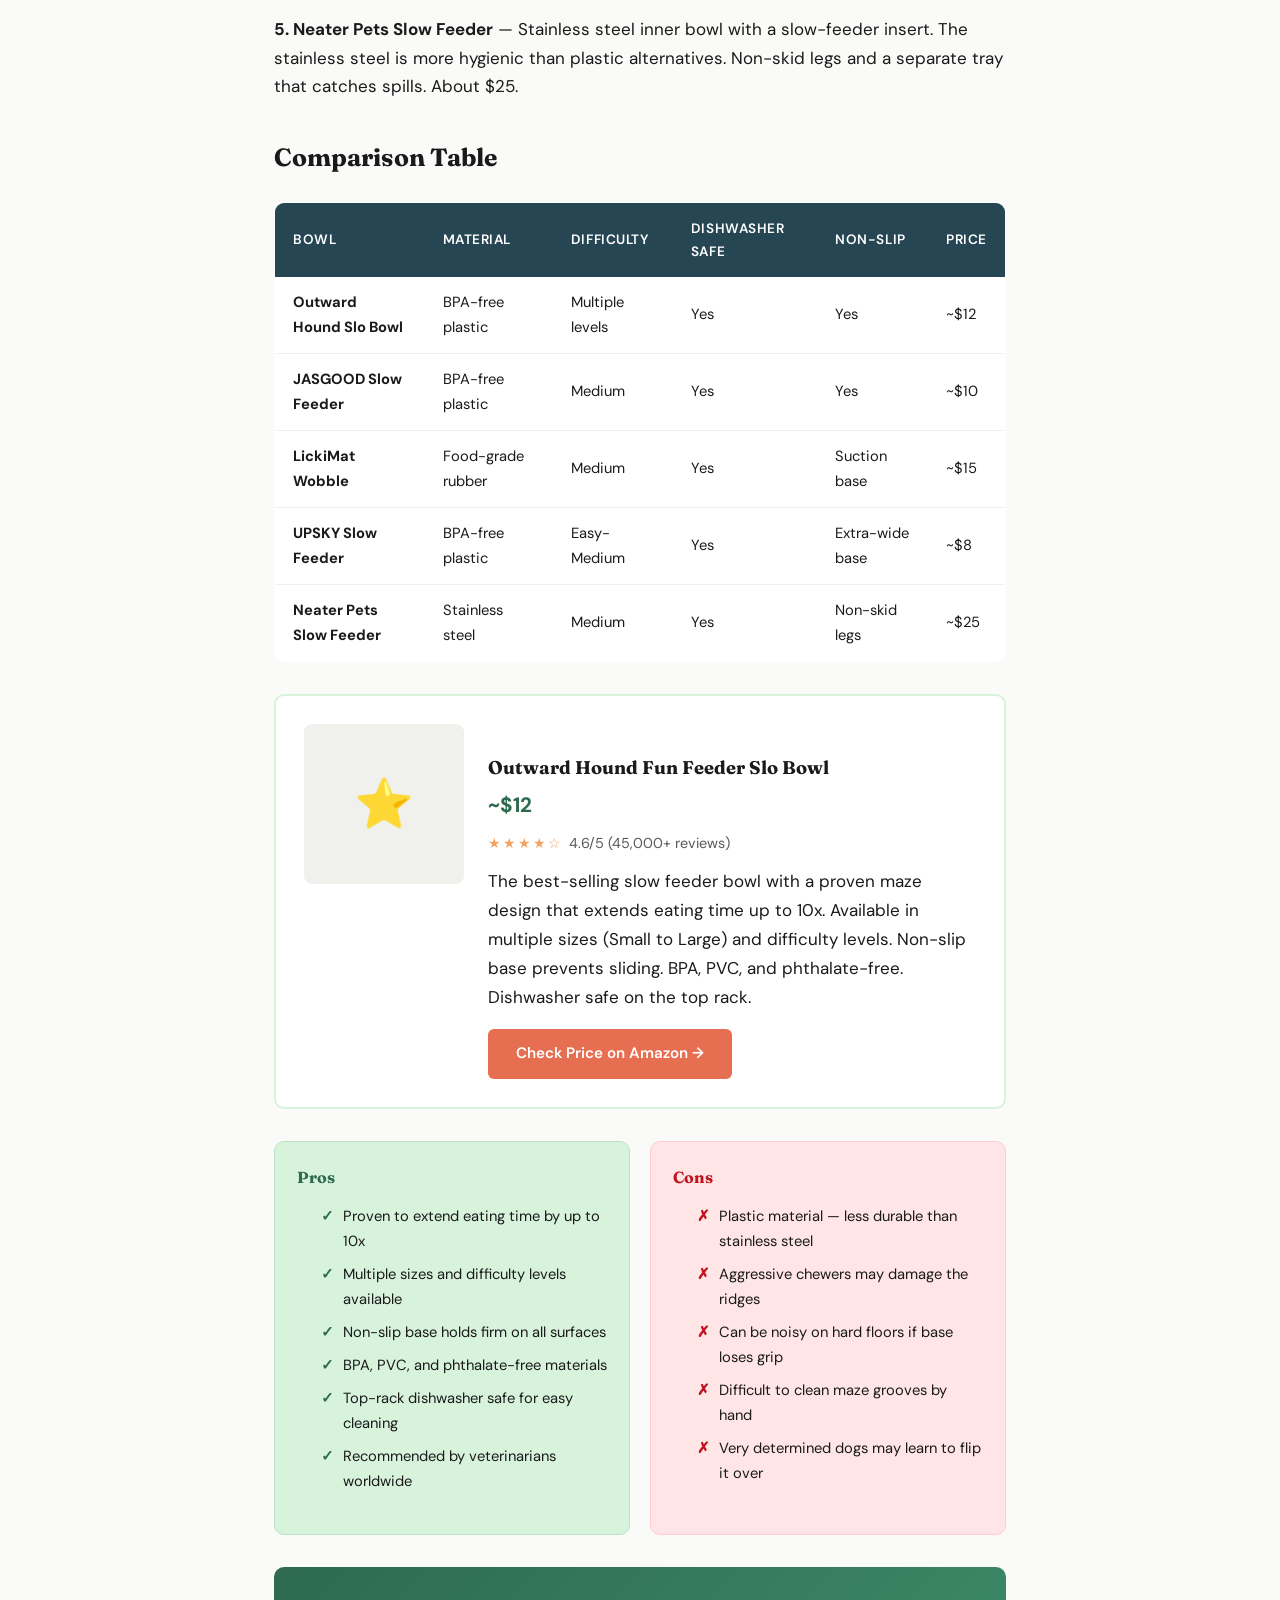
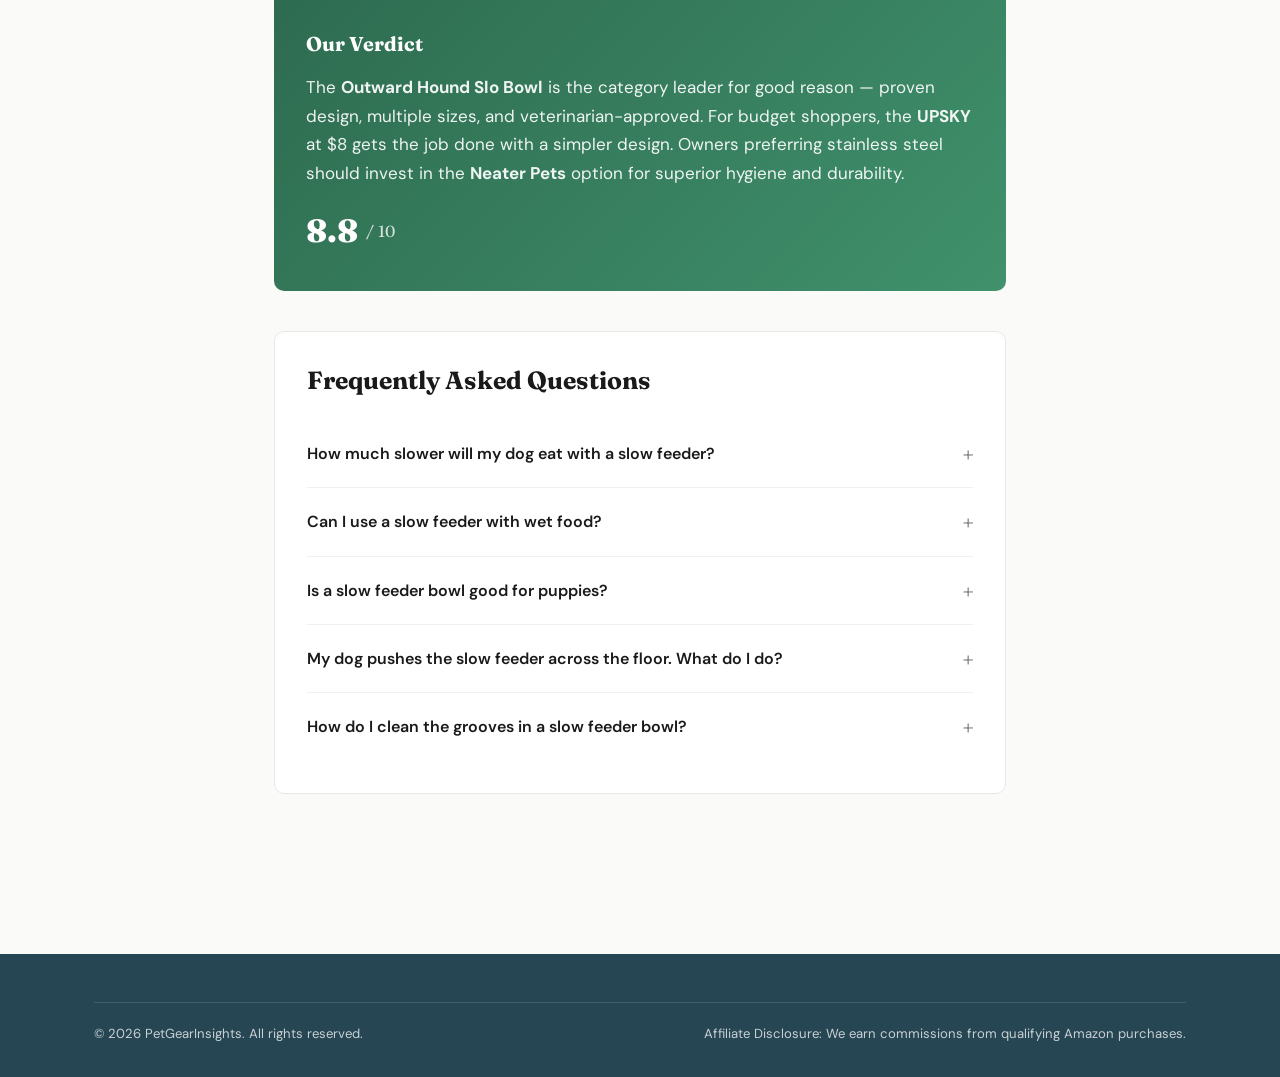
<file: articles/best-slow-feeder-dog-bowl.html>
<!DOCTYPE html>
<html lang="en">
<head>
  <meta charset="UTF-8">
  <meta name="viewport" content="width=device-width, initial-scale=1.0">
  <title>Best Slow Feeder Dog Bowls to Prevent Bloating (2026) — PetGearInsights</title>
  <meta name="description" content="Top 5 slow feeder dog bowls to prevent bloat, vomiting, and choking. Tested for effectiveness, durability, and ease of cleaning.">
  <meta name="robots" content="index, follow">
  <link rel="canonical" href="https://petgearinsights.com/articles/best-slow-feeder-dog-bowl.html">
  <link rel="stylesheet" href="../css/style.css">
  <!-- Google tag (gtag.js) -->
  <script async src="https://www.googletagmanager.com/gtag/js?id=G-W105ZBEQEC"></script>
  <script>
    window.dataLayer = window.dataLayer || [];
    function gtag(){dataLayer.push(arguments);}
    gtag('js', new Date());
    gtag('config', 'G-W105ZBEQEC');
  </script>
  <meta property="og:title" content="Best Slow Feeder Dog Bowls to Prevent Bloating (2026)">
  <meta property="og:description" content="Top 5 slow feeder dog bowls to prevent bloat, vomiting, and choking. Tested for effectiveness, durability, and ease of cleaning.">
  <meta property="og:type" content="article">
  <meta property="og:url" content="https://petgearinsights.com/articles/best-slow-feeder-dog-bowl.html">
  <script type="application/ld+json">
  {"@context":"https://schema.org","@type":"Product","name":"Outward Hound Fun Feeder Slo Bowl","brand":{"@type":"Brand","name":"Outward"},"review":{"@type":"Review","reviewRating":{"@type":"Rating","ratingValue":"4.6","bestRating":"5"},"author":{"@type":"Organization","name":"PetGearInsights"}},"aggregateRating":{"@type":"AggregateRating","ratingValue":"4.6","reviewCount":"45,000"}}
  </script>
  <script type="application/ld+json">
  {"@context":"https://schema.org","@type":"FAQPage","mainEntity":[{"@type":"Question","name":"How much slower will my dog eat with a slow feeder?","acceptedAnswer":{"@type":"Answer","text":"Most slow feeder bowls extend eating time by 5-10x. A dog that finishes a regular bowl in 30 seconds may take 5-10 minutes with a slow feeder. The exact time depends on the bowls difficulty level and your dogs determination."}},{"@type":"Question","name":"Can I use a slow feeder with wet food?","acceptedAnswer":{"@type":"Answer","text":"Ridge-style bowls work best with dry kibble. For wet food, lick mats and puzzle feeders are more effective. Some slow feeder bowls can handle a kibble-wet food mixture, but pure wet food tends to fill the maze channels and defeat the purpose."}},{"@type":"Question","name":"Is a slow feeder bowl good for puppies?","acceptedAnswer":{"@type":"Answer","text":"Yes, starting puppies on slow feeders is excellent. They learn portion control and proper eating habits early. Use an easy-difficulty bowl for puppies and increase difficulty as they grow."}},{"@type":"Question","name":"My dog pushes the slow feeder across the floor. What do I do?","acceptedAnswer":{"@type":"Answer","text":"Look for bowls with a wider non-slip base or place the bowl on a rubber mat. Some owners place the bowl in a corner so it cannot slide. Suction-cup bases like the LickiMat Wobble also prevent sliding."}},{"@type":"Question","name":"How do I clean the grooves in a slow feeder bowl?","acceptedAnswer":{"@type":"Answer","text":"Most are top-rack dishwasher safe which handles the grooves easily. For hand washing, a bottle brush or old toothbrush works well. Soak in warm soapy water for 10 minutes first to loosen stuck food."}}]}
  </script>
</head>
<body>
  <header class="site-header">
    <div class="header-inner">
      <a href="../index.html" class="site-logo">🐾 Pet<span>Gear</span>Insights</a>
      <nav class="site-nav">
        <a href="../index.html">Home</a>
        <a href="../index.html#dogs">Dogs</a>
        <a href="../index.html#cats">Cats</a>
        <a href="../index.html#about">About</a>
      </nav>
      <button class="menu-toggle" aria-label="Menu">
        <svg viewBox="0 0 24 24" fill="none" stroke="currentColor" stroke-width="2"><path d="M3 12h18M3 6h18M3 18h18"/></svg>
      </button>
    </div>
  </header>

  <div class="article-header">
    <div class="article-container">
      <div class="breadcrumb"><a href="../index.html">Home</a> &rsaquo; Dogs</div>
      <h1>Best Slow Feeder Dog Bowls to Prevent Bloating (2026)</h1>
      <div class="article-meta">
        <span>🐕 Dogs</span>
        <span>·</span>
        <time datetime="2026-03-28">2026-03-28</time>
        <span>·</span>
        <span>9 min read</span>
      </div>
    </div>
  </div>

  <div class="article-container">
    <div class="affiliate-disclosure">
      <strong>Affiliate Disclosure:</strong> This article contains Amazon affiliate links. If you purchase through these links, we earn a small commission at no extra cost to you. We only recommend products we genuinely believe in.
    </div>

    <div class="article-content">
      
<p>Does your dog inhale their food in 30 seconds flat? Fast eating is more than an annoyance — it's a health risk. Eating too quickly can cause bloating (gastric dilatation-volvulus), vomiting, choking, and poor nutrient absorption. Bloat in particular is the second leading cause of death in large breed dogs. Slow feeder bowls use maze-like ridges and obstacles to force dogs to eat around barriers, extending mealtime from 30 seconds to 10+ minutes. They're simple, effective, and veterinarian-recommended.</p>

<h2>The Danger of Fast Eating</h2>
<p>When dogs gulp food, they swallow large amounts of air along with their kibble. This air can cause the stomach to expand and, in severe cases, twist on itself — a life-threatening emergency called GDV (gastric dilatation-volvulus) or bloat. Even without GDV, fast eating commonly causes vomiting, regurgitation, discomfort, and poor digestion. Deep-chested breeds like Great Danes, German Shepherds, and Standard Poodles are at highest risk, but any fast-eating dog can benefit from a slow feeder.</p>
<h2>Types of Slow Feeders</h2>
<p><strong>Ridge/maze bowls</strong> have raised patterns that create channels for food. Dogs must navigate around ridges to reach kibble. <strong>Puzzle bowls</strong> use compartments, sliding panels, or rotating elements. <strong>Lick mats</strong> spread wet food across a textured surface for slow licking. <strong>Snuffle mats</strong> hide kibble in fabric strips that dogs nose through. For standard kibble feeding, ridge/maze bowls offer the best balance of effectiveness and ease of use.</p>
<h2>Top 5 Slow Feeder Dog Bowls</h2>
<p><strong>1. Outward Hound Fun Feeder Slo Bowl</strong> — The original and most popular slow feeder. Maze-like ridges extend eating time up to 10x. Non-slip base, BPA-free, and dishwasher-safe. Available in multiple sizes and difficulty levels. The go-to recommendation from veterinarians.</p><p><strong>2. JASGOOD Slow Feeder Bowl</strong> — A budget-friendly alternative with a flower-petal design. Fun pattern that works well for medium-difficulty feeding. Non-toxic, BPA-free, and dishwasher-safe. About $10.</p><p><strong>3. LickiMat Wobble Bowl</strong> — Combines a slow feeder bowl with a lick mat. The suction-cup base wobbles but doesn't tip. Works with both kibble and wet food. The licking action releases calming endorphins. About $15.</p><p><strong>4. UPSKY Slow Feeder Bowl</strong> — Extra-wide non-slip base prevents pushing across floors. Simple ridge design suitable for beginners and senior dogs. Very easy to clean. About $8.</p><p><strong>5. Neater Pets Slow Feeder</strong> — Stainless steel inner bowl with a slow-feeder insert. The stainless steel is more hygienic than plastic alternatives. Non-skid legs and a separate tray that catches spills. About $25.</p>


<h2>Comparison Table</h2>
<table class="comparison-table"><thead><tr><th>Bowl</th><th>Material</th><th>Difficulty</th><th>Dishwasher Safe</th><th>Non-Slip</th><th>Price</th></tr></thead><tbody><tr><td><strong>Outward Hound Slo Bowl</strong></td><td>BPA-free plastic</td><td>Multiple levels</td><td>Yes</td><td>Yes</td><td>~$12</td></tr><tr><td><strong>JASGOOD Slow Feeder</strong></td><td>BPA-free plastic</td><td>Medium</td><td>Yes</td><td>Yes</td><td>~$10</td></tr><tr><td><strong>LickiMat Wobble</strong></td><td>Food-grade rubber</td><td>Medium</td><td>Yes</td><td>Suction base</td><td>~$15</td></tr><tr><td><strong>UPSKY Slow Feeder</strong></td><td>BPA-free plastic</td><td>Easy-Medium</td><td>Yes</td><td>Extra-wide base</td><td>~$8</td></tr><tr><td><strong>Neater Pets Slow Feeder</strong></td><td>Stainless steel</td><td>Medium</td><td>Yes</td><td>Non-skid legs</td><td>~$25</td></tr></tbody></table>

<div class="product-box">
  <div style="width:160px;height:160px;background:#F0F0EC;border-radius:8px;display:flex;align-items:center;justify-content:center;font-size:3rem;flex-shrink:0;">⭐</div>
  <div class="product-box-content">
    <h3>Outward Hound Fun Feeder Slo Bowl</h3>
    <div class="product-price">~$12</div>
    <div class="product-rating"><span class="stars">★★★★☆</span> 4.6/5 (45,000+ reviews)</div>
    <p>The best-selling slow feeder bowl with a proven maze design that extends eating time up to 10x. Available in multiple sizes (Small to Large) and difficulty levels. Non-slip base prevents sliding. BPA, PVC, and phthalate-free. Dishwasher safe on the top rack.</p>
    <a href="https://www.amazon.com/dp/B00FPKNRG4?tag=petgearinsigh-20" target="_blank" rel="nofollow noopener" class="btn-affiliate">Check Price on Amazon →</a>
  </div>
</div>

<div class="pros-cons">
  <div class="pros-list">
    <h4>Pros</h4>
    <ul><li>Proven to extend eating time by up to 10x</li><li>Multiple sizes and difficulty levels available</li><li>Non-slip base holds firm on all surfaces</li><li>BPA, PVC, and phthalate-free materials</li><li>Top-rack dishwasher safe for easy cleaning</li><li>Recommended by veterinarians worldwide</li></ul>
  </div>
  <div class="cons-list">
    <h4>Cons</h4>
    <ul><li>Plastic material — less durable than stainless steel</li><li>Aggressive chewers may damage the ridges</li><li>Can be noisy on hard floors if base loses grip</li><li>Difficult to clean maze grooves by hand</li><li>Very determined dogs may learn to flip it over</li></ul>
  </div>
</div>

<div class="verdict-box">
  <h3>Our Verdict</h3>
  <p>The <strong>Outward Hound Slo Bowl</strong> is the category leader for good reason — proven design, multiple sizes, and veterinarian-approved. For budget shoppers, the <strong>UPSKY</strong> at $8 gets the job done with a simpler design. Owners preferring stainless steel should invest in the <strong>Neater Pets</strong> option for superior hygiene and durability.</p>
  <div class="verdict-score">8.8 <span>/ 10</span></div>
</div>

<div class="faq-section">
  <h2>Frequently Asked Questions</h2>
  <div class="faq-item">
    <div class="faq-question">How much slower will my dog eat with a slow feeder?</div>
    <div class="faq-answer">Most slow feeder bowls extend eating time by 5-10x. A dog that finishes a regular bowl in 30 seconds may take 5-10 minutes with a slow feeder. The exact time depends on the bowls difficulty level and your dogs determination.</div>
  </div>
  <div class="faq-item">
    <div class="faq-question">Can I use a slow feeder with wet food?</div>
    <div class="faq-answer">Ridge-style bowls work best with dry kibble. For wet food, lick mats and puzzle feeders are more effective. Some slow feeder bowls can handle a kibble-wet food mixture, but pure wet food tends to fill the maze channels and defeat the purpose.</div>
  </div>
  <div class="faq-item">
    <div class="faq-question">Is a slow feeder bowl good for puppies?</div>
    <div class="faq-answer">Yes, starting puppies on slow feeders is excellent. They learn portion control and proper eating habits early. Use an easy-difficulty bowl for puppies and increase difficulty as they grow.</div>
  </div>
  <div class="faq-item">
    <div class="faq-question">My dog pushes the slow feeder across the floor. What do I do?</div>
    <div class="faq-answer">Look for bowls with a wider non-slip base or place the bowl on a rubber mat. Some owners place the bowl in a corner so it cannot slide. Suction-cup bases like the LickiMat Wobble also prevent sliding.</div>
  </div>
  <div class="faq-item">
    <div class="faq-question">How do I clean the grooves in a slow feeder bowl?</div>
    <div class="faq-answer">Most are top-rack dishwasher safe which handles the grooves easily. For hand washing, a bottle brush or old toothbrush works well. Soak in warm soapy water for 10 minutes first to loosen stuck food.</div>
  </div>
  
</div>

    </div>
  </div>

  <footer class="site-footer">
    <div class="container">
      <div class="footer-bottom">
        <span>&copy; 2026 PetGearInsights. All rights reserved.</span>
        <span>Affiliate Disclosure: We earn commissions from qualifying Amazon purchases.</span>
      </div>
    </div>
  </footer>
  <script src="../js/main.js"></script>
</body>
</html>
</file>
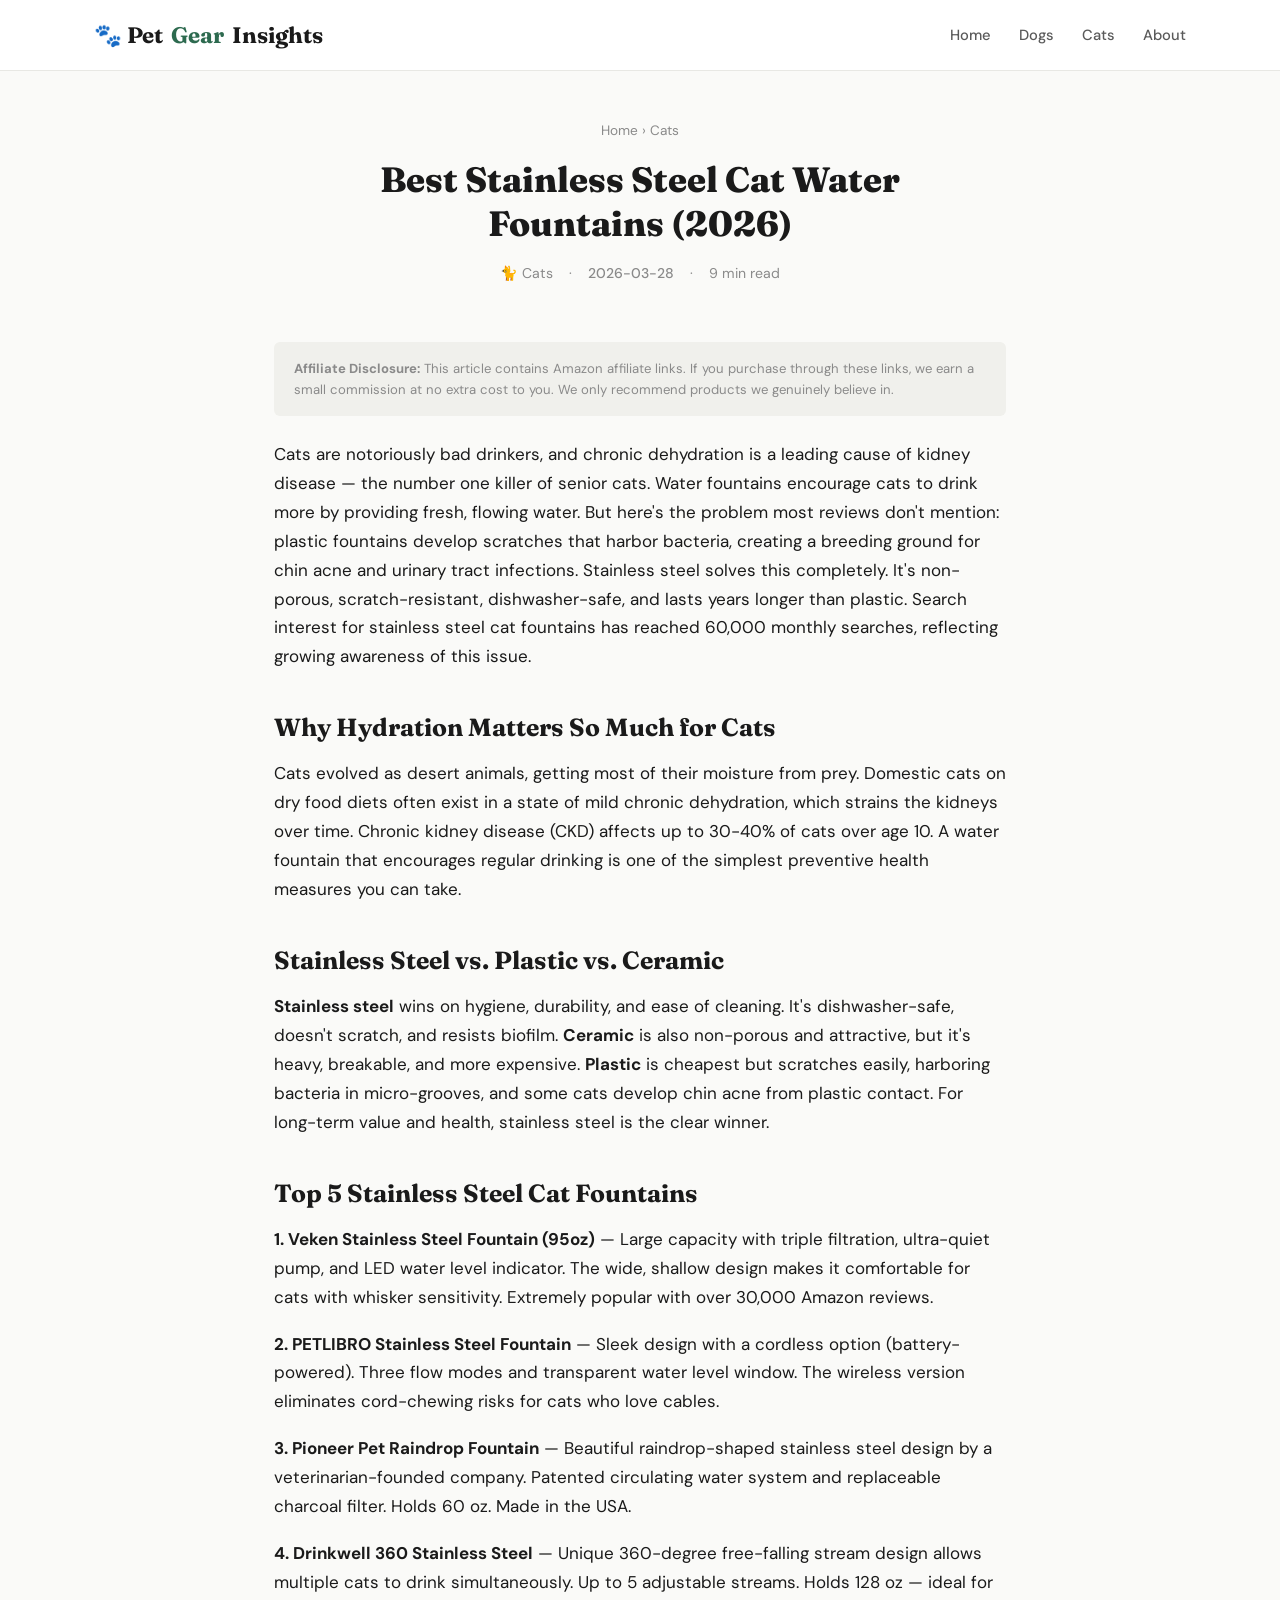
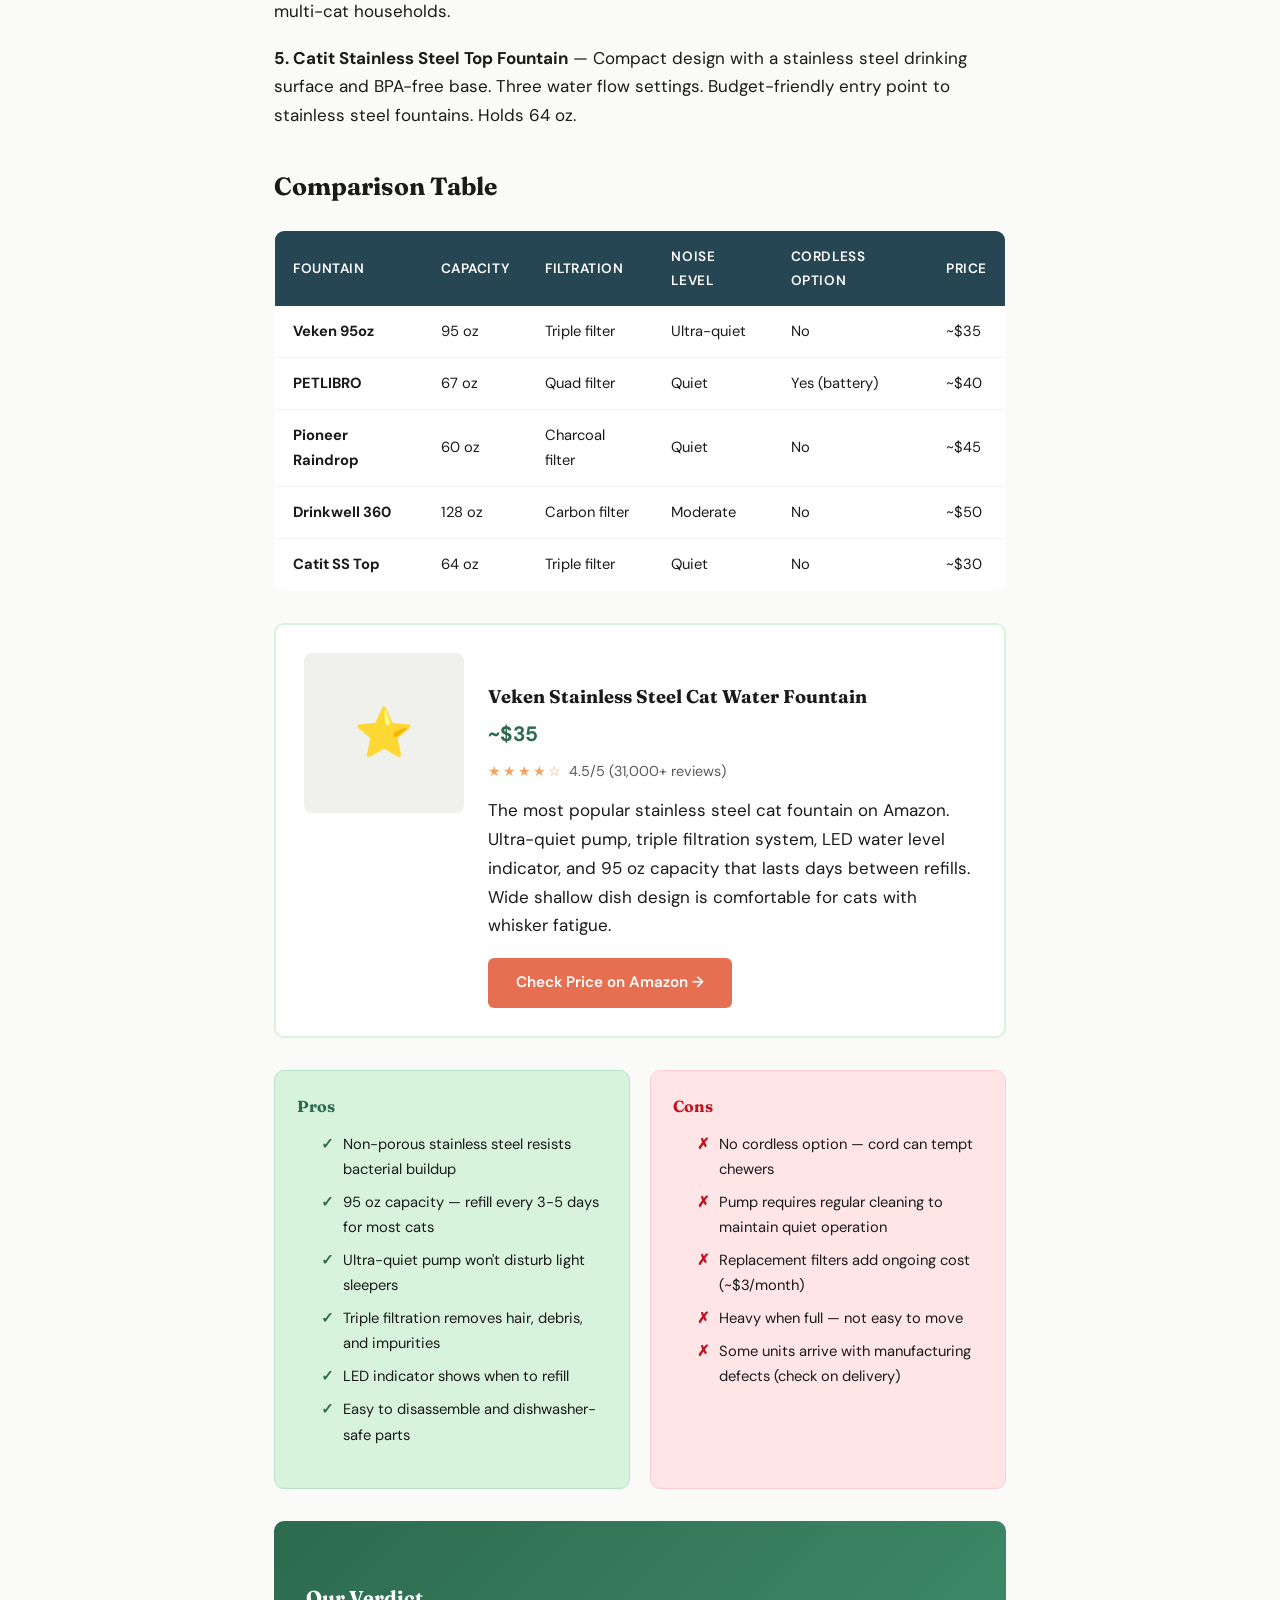
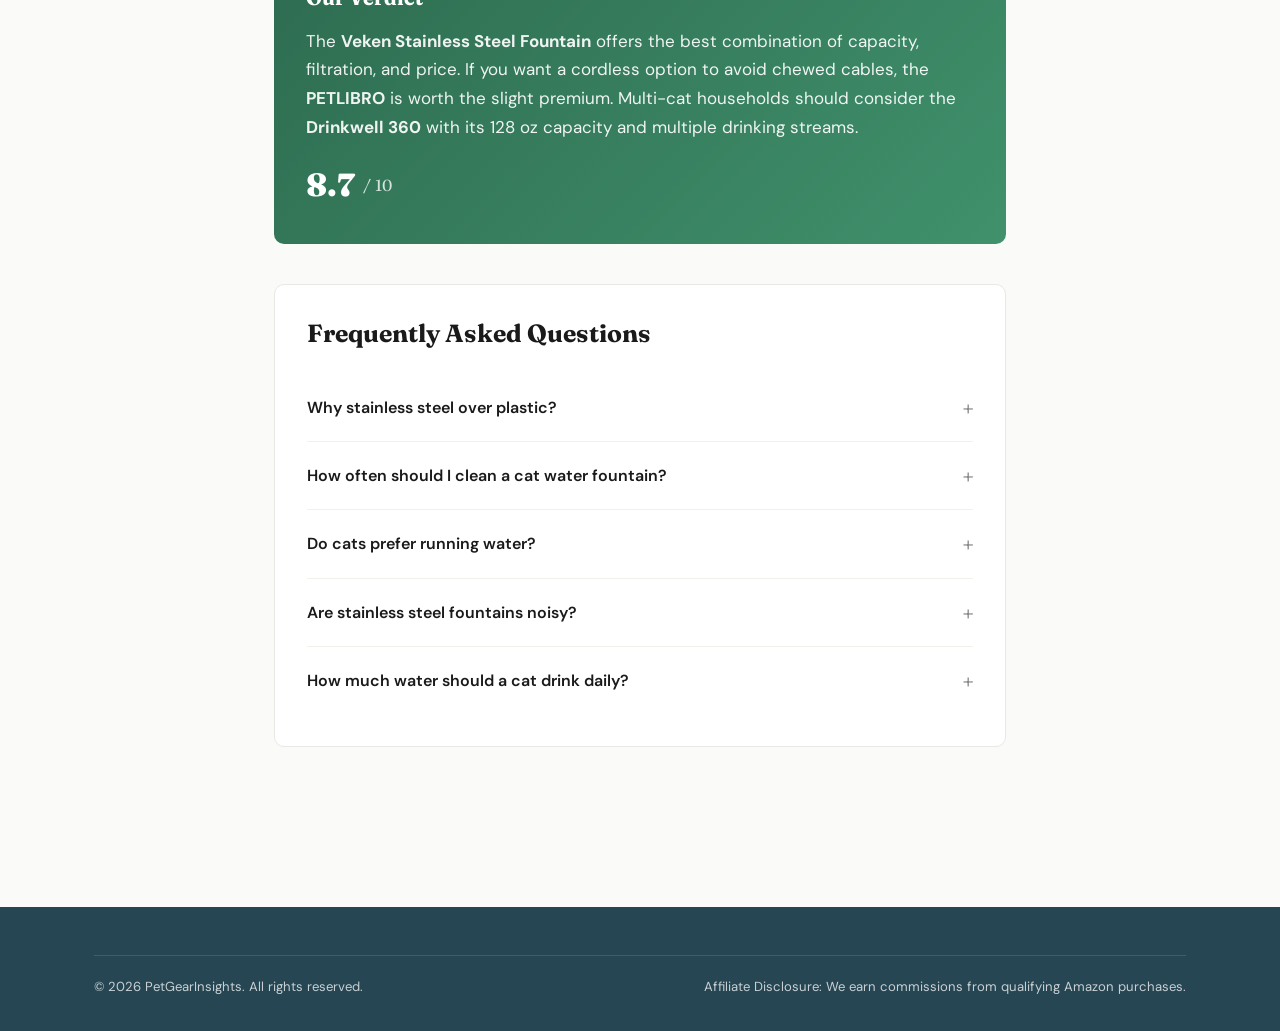
<file: articles/best-stainless-steel-cat-water-fountain.html>
<!DOCTYPE html>
<html lang="en">
<head>
  <meta charset="UTF-8">
  <meta name="viewport" content="width=device-width, initial-scale=1.0">
  <title>Best Stainless Steel Cat Water Fountains (2026) — PetGearInsights</title>
  <meta name="description" content="Top 5 stainless steel cat water fountains compared. Veken, PETLIBRO, Pioneer reviewed for hygiene, capacity, noise, and value.">
  <meta name="robots" content="index, follow">
  <link rel="canonical" href="https://petgearinsights.com/articles/best-stainless-steel-cat-water-fountain.html">
  <link rel="stylesheet" href="../css/style.css">
  <!-- Google tag (gtag.js) -->
  <script async src="https://www.googletagmanager.com/gtag/js?id=G-W105ZBEQEC"></script>
  <script>
    window.dataLayer = window.dataLayer || [];
    function gtag(){dataLayer.push(arguments);}
    gtag('js', new Date());
    gtag('config', 'G-W105ZBEQEC');
  </script>
  <meta property="og:title" content="Best Stainless Steel Cat Water Fountains (2026)">
  <meta property="og:description" content="Top 5 stainless steel cat water fountains compared. Veken, PETLIBRO, Pioneer reviewed for hygiene, capacity, noise, and value.">
  <meta property="og:type" content="article">
  <meta property="og:url" content="https://petgearinsights.com/articles/best-stainless-steel-cat-water-fountain.html">
  <script type="application/ld+json">
  {"@context":"https://schema.org","@type":"Product","name":"Veken Stainless Steel Cat Water Fountain","brand":{"@type":"Brand","name":"Veken"},"review":{"@type":"Review","reviewRating":{"@type":"Rating","ratingValue":"4.5","bestRating":"5"},"author":{"@type":"Organization","name":"PetGearInsights"}},"aggregateRating":{"@type":"AggregateRating","ratingValue":"4.5","reviewCount":"31000"}}
  </script>
  <script type="application/ld+json">
  {"@context":"https://schema.org","@type":"FAQPage","mainEntity":[{"@type":"Question","name":"Why stainless steel over plastic?","acceptedAnswer":{"@type":"Answer","text":"Stainless steel is non-porous, resisting bacterial buildup that plagues plastic fountains. It doesnt scratch easily, preventing biofilm formation in grooves. Its also free from BPA and other chemicals that can leach from plastic into your cats water."}},{"@type":"Question","name":"How often should I clean a cat water fountain?","acceptedAnswer":{"@type":"Answer","text":"Deep clean weekly by disassembling all parts and scrubbing with a bottle brush. Replace the filter every 2-4 weeks depending on usage. Rinse the pump monthly to prevent mineral buildup."}},{"@type":"Question","name":"Do cats prefer running water?","acceptedAnswer":{"@type":"Answer","text":"Yes, most cats instinctively prefer moving water because in nature, flowing water is typically safer than stagnant pools. A fountain can encourage cats who are reluctant drinkers to consume more water, reducing the risk of kidney and urinary issues."}},{"@type":"Question","name":"Are stainless steel fountains noisy?","acceptedAnswer":{"@type":"Answer","text":"Quality stainless steel fountains are very quiet — typically under 40 dB, comparable to a whisper. Noise usually indicates low water level or a pump that needs cleaning. Most cats are unbothered by the gentle gurgling sound."}},{"@type":"Question","name":"How much water should a cat drink daily?","acceptedAnswer":{"@type":"Answer","text":"Cats need approximately 3.5 to 4.5 ounces of water per 5 pounds of body weight daily. A 10-pound cat should drink about 7-9 ounces per day. Cats on wet food diets may drink less since wet food contains roughly 80% water."}}]}
  </script>
</head>
<body>
  <header class="site-header">
    <div class="header-inner">
      <a href="../index.html" class="site-logo">🐾 Pet<span>Gear</span>Insights</a>
      <nav class="site-nav">
        <a href="../index.html">Home</a>
        <a href="../index.html#dogs">Dogs</a>
        <a href="../index.html#cats">Cats</a>
        <a href="../index.html#about">About</a>
      </nav>
      <button class="menu-toggle" aria-label="Menu">
        <svg viewBox="0 0 24 24" fill="none" stroke="currentColor" stroke-width="2"><path d="M3 12h18M3 6h18M3 18h18"/></svg>
      </button>
    </div>
  </header>

  <div class="article-header">
    <div class="article-container">
      <div class="breadcrumb"><a href="../index.html">Home</a> &rsaquo; Cats</div>
      <h1>Best Stainless Steel Cat Water Fountains (2026)</h1>
      <div class="article-meta">
        <span>🐈 Cats</span>
        <span>·</span>
        <time datetime="2026-03-28">2026-03-28</time>
        <span>·</span>
        <span>9 min read</span>
      </div>
    </div>
  </div>

  <div class="article-container">
    <div class="affiliate-disclosure">
      <strong>Affiliate Disclosure:</strong> This article contains Amazon affiliate links. If you purchase through these links, we earn a small commission at no extra cost to you. We only recommend products we genuinely believe in.
    </div>

    <div class="article-content">
      
<p>Cats are notoriously bad drinkers, and chronic dehydration is a leading cause of kidney disease — the number one killer of senior cats. Water fountains encourage cats to drink more by providing fresh, flowing water. But here's the problem most reviews don't mention: plastic fountains develop scratches that harbor bacteria, creating a breeding ground for chin acne and urinary tract infections. Stainless steel solves this completely. It's non-porous, scratch-resistant, dishwasher-safe, and lasts years longer than plastic. Search interest for stainless steel cat fountains has reached 60,000 monthly searches, reflecting growing awareness of this issue.</p>

<h2>Why Hydration Matters So Much for Cats</h2>
<p>Cats evolved as desert animals, getting most of their moisture from prey. Domestic cats on dry food diets often exist in a state of mild chronic dehydration, which strains the kidneys over time. Chronic kidney disease (CKD) affects up to 30-40% of cats over age 10. A water fountain that encourages regular drinking is one of the simplest preventive health measures you can take.</p>
<h2>Stainless Steel vs. Plastic vs. Ceramic</h2>
<p><strong>Stainless steel</strong> wins on hygiene, durability, and ease of cleaning. It's dishwasher-safe, doesn't scratch, and resists biofilm. <strong>Ceramic</strong> is also non-porous and attractive, but it's heavy, breakable, and more expensive. <strong>Plastic</strong> is cheapest but scratches easily, harboring bacteria in micro-grooves, and some cats develop chin acne from plastic contact. For long-term value and health, stainless steel is the clear winner.</p>
<h2>Top 5 Stainless Steel Cat Fountains</h2>
<p><strong>1. Veken Stainless Steel Fountain (95oz)</strong> — Large capacity with triple filtration, ultra-quiet pump, and LED water level indicator. The wide, shallow design makes it comfortable for cats with whisker sensitivity. Extremely popular with over 30,000 Amazon reviews.</p><p><strong>2. PETLIBRO Stainless Steel Fountain</strong> — Sleek design with a cordless option (battery-powered). Three flow modes and transparent water level window. The wireless version eliminates cord-chewing risks for cats who love cables.</p><p><strong>3. Pioneer Pet Raindrop Fountain</strong> — Beautiful raindrop-shaped stainless steel design by a veterinarian-founded company. Patented circulating water system and replaceable charcoal filter. Holds 60 oz. Made in the USA.</p><p><strong>4. Drinkwell 360 Stainless Steel</strong> — Unique 360-degree free-falling stream design allows multiple cats to drink simultaneously. Up to 5 adjustable streams. Holds 128 oz — ideal for multi-cat households.</p><p><strong>5. Catit Stainless Steel Top Fountain</strong> — Compact design with a stainless steel drinking surface and BPA-free base. Three water flow settings. Budget-friendly entry point to stainless steel fountains. Holds 64 oz.</p>


<h2>Comparison Table</h2>
<table class="comparison-table"><thead><tr><th>Fountain</th><th>Capacity</th><th>Filtration</th><th>Noise Level</th><th>Cordless Option</th><th>Price</th></tr></thead><tbody><tr><td><strong>Veken 95oz</strong></td><td>95 oz</td><td>Triple filter</td><td>Ultra-quiet</td><td>No</td><td>~$35</td></tr><tr><td><strong>PETLIBRO</strong></td><td>67 oz</td><td>Quad filter</td><td>Quiet</td><td>Yes (battery)</td><td>~$40</td></tr><tr><td><strong>Pioneer Raindrop</strong></td><td>60 oz</td><td>Charcoal filter</td><td>Quiet</td><td>No</td><td>~$45</td></tr><tr><td><strong>Drinkwell 360</strong></td><td>128 oz</td><td>Carbon filter</td><td>Moderate</td><td>No</td><td>~$50</td></tr><tr><td><strong>Catit SS Top</strong></td><td>64 oz</td><td>Triple filter</td><td>Quiet</td><td>No</td><td>~$30</td></tr></tbody></table>

<div class="product-box">
  <div style="width:160px;height:160px;background:#F0F0EC;border-radius:8px;display:flex;align-items:center;justify-content:center;font-size:3rem;flex-shrink:0;">⭐</div>
  <div class="product-box-content">
    <h3>Veken Stainless Steel Cat Water Fountain</h3>
    <div class="product-price">~$35</div>
    <div class="product-rating"><span class="stars">★★★★☆</span> 4.5/5 (31,000+ reviews)</div>
    <p>The most popular stainless steel cat fountain on Amazon. Ultra-quiet pump, triple filtration system, LED water level indicator, and 95 oz capacity that lasts days between refills. Wide shallow dish design is comfortable for cats with whisker fatigue.</p>
    <a href="https://www.amazon.com/dp/B0FPFZ7XFJ?tag=petgearinsigh-20" target="_blank" rel="nofollow noopener" class="btn-affiliate">Check Price on Amazon →</a>
  </div>
</div>

<div class="pros-cons">
  <div class="pros-list">
    <h4>Pros</h4>
    <ul><li>Non-porous stainless steel resists bacterial buildup</li><li>95 oz capacity — refill every 3-5 days for most cats</li><li>Ultra-quiet pump won't disturb light sleepers</li><li>Triple filtration removes hair, debris, and impurities</li><li>LED indicator shows when to refill</li><li>Easy to disassemble and dishwasher-safe parts</li></ul>
  </div>
  <div class="cons-list">
    <h4>Cons</h4>
    <ul><li>No cordless option — cord can tempt chewers</li><li>Pump requires regular cleaning to maintain quiet operation</li><li>Replacement filters add ongoing cost (~$3/month)</li><li>Heavy when full — not easy to move</li><li>Some units arrive with manufacturing defects (check on delivery)</li></ul>
  </div>
</div>

<div class="verdict-box">
  <h3>Our Verdict</h3>
  <p>The <strong>Veken Stainless Steel Fountain</strong> offers the best combination of capacity, filtration, and price. If you want a cordless option to avoid chewed cables, the <strong>PETLIBRO</strong> is worth the slight premium. Multi-cat households should consider the <strong>Drinkwell 360</strong> with its 128 oz capacity and multiple drinking streams.</p>
  <div class="verdict-score">8.7 <span>/ 10</span></div>
</div>

<div class="faq-section">
  <h2>Frequently Asked Questions</h2>
  <div class="faq-item">
    <div class="faq-question">Why stainless steel over plastic?</div>
    <div class="faq-answer">Stainless steel is non-porous, resisting bacterial buildup that plagues plastic fountains. It doesnt scratch easily, preventing biofilm formation in grooves. Its also free from BPA and other chemicals that can leach from plastic into your cats water.</div>
  </div>
  <div class="faq-item">
    <div class="faq-question">How often should I clean a cat water fountain?</div>
    <div class="faq-answer">Deep clean weekly by disassembling all parts and scrubbing with a bottle brush. Replace the filter every 2-4 weeks depending on usage. Rinse the pump monthly to prevent mineral buildup.</div>
  </div>
  <div class="faq-item">
    <div class="faq-question">Do cats prefer running water?</div>
    <div class="faq-answer">Yes, most cats instinctively prefer moving water because in nature, flowing water is typically safer than stagnant pools. A fountain can encourage cats who are reluctant drinkers to consume more water, reducing the risk of kidney and urinary issues.</div>
  </div>
  <div class="faq-item">
    <div class="faq-question">Are stainless steel fountains noisy?</div>
    <div class="faq-answer">Quality stainless steel fountains are very quiet — typically under 40 dB, comparable to a whisper. Noise usually indicates low water level or a pump that needs cleaning. Most cats are unbothered by the gentle gurgling sound.</div>
  </div>
  <div class="faq-item">
    <div class="faq-question">How much water should a cat drink daily?</div>
    <div class="faq-answer">Cats need approximately 3.5 to 4.5 ounces of water per 5 pounds of body weight daily. A 10-pound cat should drink about 7-9 ounces per day. Cats on wet food diets may drink less since wet food contains roughly 80% water.</div>
  </div>
  
</div>

    </div>
  </div>

  <footer class="site-footer">
    <div class="container">
      <div class="footer-bottom">
        <span>&copy; 2026 PetGearInsights. All rights reserved.</span>
        <span>Affiliate Disclosure: We earn commissions from qualifying Amazon purchases.</span>
      </div>
    </div>
  </footer>
  <script src="../js/main.js"></script>
</body>
</html>
</file>
<file: css/style.css>
/* ============================================
   PetGearInsights.com — Main Stylesheet
   Clean, trustworthy, conversion-optimized
   ============================================ */

/* --- Google Fonts import --- */
@import url('https://fonts.googleapis.com/css2?family=DM+Sans:ital,wght@0,400;0,500;0,600;0,700;1,400&family=Fraunces:ital,opsz,wght@0,9..144,600;0,9..144,700;0,9..144,800;1,9..144,600&display=swap');

/* --- CSS Variables --- */
:root {
  --color-bg: #FAFAF8;
  --color-surface: #FFFFFF;
  --color-text: #1A1A1A;
  --color-text-secondary: #5A5A5A;
  --color-text-muted: #8A8A8A;
  --color-primary: #2D6A4F;
  --color-primary-light: #40916C;
  --color-primary-bg: #D8F3DC;
  --color-accent: #E76F51;
  --color-accent-light: #F4A261;
  --color-border: #E8E8E4;
  --color-border-light: #F0F0EC;
  --color-pros: #2D6A4F;
  --color-pros-bg: #D8F3DC;
  --color-cons: #C1121F;
  --color-cons-bg: #FFE5E5;
  --color-star: #F4A261;
  --color-badge: #264653;

  --font-heading: 'Fraunces', Georgia, serif;
  --font-body: 'DM Sans', -apple-system, sans-serif;

  --max-width: 1140px;
  --article-width: 780px;
  --radius: 10px;
  --radius-sm: 6px;
  --shadow-sm: 0 1px 3px rgba(0,0,0,0.06);
  --shadow-md: 0 4px 12px rgba(0,0,0,0.08);
  --shadow-lg: 0 8px 30px rgba(0,0,0,0.10);
  --transition: 0.25s ease;
}

/* --- Reset & Base --- */
*, *::before, *::after { box-sizing: border-box; margin: 0; padding: 0; }

html { scroll-behavior: smooth; }

body {
  font-family: var(--font-body);
  font-size: 17px;
  line-height: 1.7;
  color: var(--color-text);
  background: var(--color-bg);
  -webkit-font-smoothing: antialiased;
}

img { max-width: 100%; height: auto; display: block; }
a { color: var(--color-primary); text-decoration: none; transition: color var(--transition); }
a:hover { color: var(--color-primary-light); }

/* --- Layout --- */
.container { max-width: var(--max-width); margin: 0 auto; padding: 0 24px; }
.article-container { max-width: var(--article-width); margin: 0 auto; padding: 0 24px; }

/* --- Header --- */
.site-header {
  background: var(--color-surface);
  border-bottom: 1px solid var(--color-border);
  padding: 16px 0;
  position: sticky;
  top: 0;
  z-index: 100;
  backdrop-filter: blur(10px);
  background: rgba(255,255,255,0.95);
}

.header-inner {
  display: flex;
  align-items: center;
  justify-content: space-between;
  max-width: var(--max-width);
  margin: 0 auto;
  padding: 0 24px;
}

.site-logo {
  font-family: var(--font-heading);
  font-size: 1.4rem;
  font-weight: 700;
  color: var(--color-text);
  display: flex;
  align-items: center;
  gap: 8px;
}

.site-logo span { color: var(--color-primary); }

.site-nav { display: flex; gap: 28px; align-items: center; }
.site-nav a {
  font-size: 0.92rem;
  font-weight: 500;
  color: var(--color-text-secondary);
  transition: color var(--transition);
  position: relative;
}
.site-nav a:hover { color: var(--color-primary); }
.site-nav a::after {
  content: '';
  position: absolute;
  bottom: -4px;
  left: 0;
  width: 0;
  height: 2px;
  background: var(--color-primary);
  transition: width var(--transition);
}
.site-nav a:hover::after { width: 100%; }

/* Mobile menu toggle */
.menu-toggle { display: none; background: none; border: none; cursor: pointer; padding: 8px; }
.menu-toggle svg { width: 24px; height: 24px; }

/* --- Hero Section (Homepage) --- */
.hero {
  padding: 80px 0 60px;
  text-align: center;
}

.hero h1 {
  font-family: var(--font-heading);
  font-size: 2.8rem;
  font-weight: 800;
  line-height: 1.2;
  color: var(--color-text);
  margin-bottom: 16px;
}

.hero h1 em {
  font-style: italic;
  color: var(--color-primary);
}

.hero p {
  font-size: 1.15rem;
  color: var(--color-text-secondary);
  max-width: 600px;
  margin: 0 auto 32px;
}

/* --- Category Pills --- */
.categories {
  display: flex;
  gap: 10px;
  justify-content: center;
  flex-wrap: wrap;
  margin-bottom: 48px;
}

.category-pill {
  display: inline-flex;
  align-items: center;
  gap: 6px;
  padding: 8px 18px;
  background: var(--color-surface);
  border: 1px solid var(--color-border);
  border-radius: 50px;
  font-size: 0.88rem;
  font-weight: 500;
  color: var(--color-text-secondary);
  transition: all var(--transition);
  cursor: pointer;
}

.category-pill:hover,
.category-pill.active {
  background: var(--color-primary);
  color: white;
  border-color: var(--color-primary);
}

/* --- Article Cards Grid --- */
.articles-grid {
  display: grid;
  grid-template-columns: repeat(auto-fill, minmax(340px, 1fr));
  gap: 28px;
  margin-bottom: 60px;
}

.article-card {
  background: var(--color-surface);
  border-radius: var(--radius);
  overflow: hidden;
  border: 1px solid var(--color-border-light);
  transition: all var(--transition);
  display: flex;
  flex-direction: column;
}

.article-card:hover {
  box-shadow: var(--shadow-md);
  transform: translateY(-3px);
  border-color: var(--color-border);
}

.card-image {
  width: 100%;
  height: 210px;
  object-fit: cover;
  background: var(--color-border-light);
}

.card-body { padding: 22px 24px 24px; flex: 1; display: flex; flex-direction: column; }

.card-badge {
  display: inline-block;
  font-size: 0.72rem;
  font-weight: 600;
  text-transform: uppercase;
  letter-spacing: 0.08em;
  color: var(--color-badge);
  background: var(--color-primary-bg);
  padding: 4px 10px;
  border-radius: 4px;
  margin-bottom: 10px;
  align-self: flex-start;
}

.card-badge.data-driven { background: #E0E7FF; color: #3730A3; }
.card-badge.intuition { background: #FEF3C7; color: #92400E; }

.card-body h3 {
  font-family: var(--font-heading);
  font-size: 1.15rem;
  font-weight: 700;
  line-height: 1.35;
  margin-bottom: 8px;
  color: var(--color-text);
}

.card-body h3 a { color: inherit; }
.card-body h3 a:hover { color: var(--color-primary); }

.card-excerpt {
  font-size: 0.92rem;
  color: var(--color-text-secondary);
  line-height: 1.6;
  margin-bottom: 16px;
  flex: 1;
}

.card-meta {
  display: flex;
  align-items: center;
  gap: 12px;
  font-size: 0.82rem;
  color: var(--color-text-muted);
}

/* --- Article Page --- */
.article-header {
  padding: 48px 0 32px;
  text-align: center;
}

.article-header .breadcrumb {
  font-size: 0.85rem;
  color: var(--color-text-muted);
  margin-bottom: 16px;
}

.article-header .breadcrumb a { color: var(--color-text-muted); }
.article-header .breadcrumb a:hover { color: var(--color-primary); }

.article-header h1 {
  font-family: var(--font-heading);
  font-size: 2.2rem;
  font-weight: 800;
  line-height: 1.25;
  max-width: 700px;
  margin: 0 auto 16px;
}

.article-meta {
  display: flex;
  align-items: center;
  justify-content: center;
  gap: 16px;
  font-size: 0.88rem;
  color: var(--color-text-muted);
}

.article-meta time { font-weight: 500; }

/* --- Article Content --- */
.article-content {
  padding-bottom: 60px;
}

.article-content h2 {
  font-family: var(--font-heading);
  font-size: 1.55rem;
  font-weight: 700;
  margin: 40px 0 16px;
  color: var(--color-text);
  line-height: 1.3;
}

.article-content h3 {
  font-family: var(--font-heading);
  font-size: 1.2rem;
  font-weight: 600;
  margin: 28px 0 12px;
  color: var(--color-text);
}

.article-content p {
  margin-bottom: 18px;
  color: var(--color-text);
}

.article-content ul, .article-content ol {
  margin: 0 0 18px 24px;
}

.article-content li { margin-bottom: 6px; }

/* --- Product Box (CTA) --- */
.product-box {
  background: var(--color-surface);
  border: 2px solid var(--color-primary-bg);
  border-radius: var(--radius);
  padding: 28px;
  margin: 32px 0;
  display: flex;
  gap: 24px;
  align-items: flex-start;
}

.product-box img {
  width: 160px;
  height: 160px;
  object-fit: contain;
  border-radius: var(--radius-sm);
  background: #F8F8F6;
  flex-shrink: 0;
}

.product-box-content { flex: 1; }
.product-box-content h3 {
  font-family: var(--font-heading);
  font-size: 1.15rem;
  font-weight: 700;
  margin-bottom: 4px;
}

.product-price {
  font-size: 1.3rem;
  font-weight: 700;
  color: var(--color-primary);
  margin-bottom: 8px;
}

.product-rating {
  display: flex;
  align-items: center;
  gap: 6px;
  margin-bottom: 12px;
  font-size: 0.9rem;
  color: var(--color-text-secondary);
}

.stars { color: var(--color-star); letter-spacing: 2px; }

.btn-affiliate {
  display: inline-flex;
  align-items: center;
  gap: 8px;
  padding: 12px 28px;
  background: var(--color-accent);
  color: white;
  font-weight: 600;
  font-size: 0.95rem;
  border-radius: var(--radius-sm);
  border: none;
  cursor: pointer;
  transition: all var(--transition);
}

.btn-affiliate:hover {
  background: #D4603E;
  color: white;
  transform: translateY(-1px);
  box-shadow: var(--shadow-sm);
}

/* --- Pros/Cons Table --- */
.pros-cons {
  display: grid;
  grid-template-columns: 1fr 1fr;
  gap: 20px;
  margin: 28px 0;
}

.pros-list, .cons-list {
  padding: 22px;
  border-radius: var(--radius);
}

.pros-list {
  background: var(--color-pros-bg);
  border: 1px solid #B7E4C7;
}

.cons-list {
  background: var(--color-cons-bg);
  border: 1px solid #FFCCD5;
}

.pros-list h4, .cons-list h4 {
  font-family: var(--font-heading);
  font-size: 1rem;
  font-weight: 700;
  margin-bottom: 12px;
}

.pros-list h4 { color: var(--color-pros); }
.cons-list h4 { color: var(--color-cons); }

.pros-list li, .cons-list li {
  font-size: 0.92rem;
  margin-bottom: 8px;
  list-style: none;
  padding-left: 22px;
  position: relative;
}

.pros-list li::before {
  content: '✓';
  position: absolute;
  left: 0;
  color: var(--color-pros);
  font-weight: 700;
}

.cons-list li::before {
  content: '✗';
  position: absolute;
  left: 0;
  color: var(--color-cons);
  font-weight: 700;
}

/* --- Comparison Table --- */
.comparison-table {
  width: 100%;
  border-collapse: collapse;
  margin: 28px 0;
  font-size: 0.92rem;
  background: var(--color-surface);
  border-radius: var(--radius);
  overflow: hidden;
  border: 1px solid var(--color-border);
}

.comparison-table thead th {
  background: var(--color-badge);
  color: white;
  font-weight: 600;
  padding: 14px 18px;
  text-align: left;
  font-size: 0.85rem;
  text-transform: uppercase;
  letter-spacing: 0.04em;
}

.comparison-table tbody td {
  padding: 13px 18px;
  border-bottom: 1px solid var(--color-border-light);
}

.comparison-table tbody tr:hover { background: #FAFAF8; }
.comparison-table tbody tr:last-child td { border-bottom: none; }

/* --- FAQ Section --- */
.faq-section {
  margin: 40px 0;
  padding: 32px;
  background: var(--color-surface);
  border-radius: var(--radius);
  border: 1px solid var(--color-border);
}

.faq-section h2 {
  margin-top: 0;
  margin-bottom: 24px;
}

.faq-item {
  border-bottom: 1px solid var(--color-border-light);
  padding: 16px 0;
}

.faq-item:last-child { border-bottom: none; }

.faq-question {
  font-weight: 600;
  font-size: 1rem;
  color: var(--color-text);
  cursor: pointer;
  display: flex;
  justify-content: space-between;
  align-items: center;
  gap: 12px;
}

.faq-question::after {
  content: '+';
  font-size: 1.3rem;
  font-weight: 300;
  color: var(--color-text-muted);
  flex-shrink: 0;
  transition: transform var(--transition);
}

.faq-item.open .faq-question::after {
  content: '−';
}

.faq-answer {
  display: none;
  padding-top: 10px;
  font-size: 0.94rem;
  color: var(--color-text-secondary);
  line-height: 1.7;
}

.faq-item.open .faq-answer { display: block; }

/* --- Verdict Box --- */
.verdict-box {
  background: linear-gradient(135deg, var(--color-primary), var(--color-primary-light));
  color: white;
  padding: 32px;
  border-radius: var(--radius);
  margin: 32px 0;
}

.verdict-box h3 {
  font-family: var(--font-heading);
  font-size: 1.25rem;
  font-weight: 700;
  margin-bottom: 12px;
  color: white;
}

.verdict-box p { color: rgba(255,255,255,0.92); margin-bottom: 16px; }

.verdict-score {
  display: inline-flex;
  align-items: center;
  gap: 8px;
  font-size: 2rem;
  font-weight: 800;
  font-family: var(--font-heading);
}

.verdict-score span { font-size: 1rem; font-weight: 400; opacity: 0.8; }

/* --- Affiliate Disclosure --- */
.affiliate-disclosure {
  font-size: 0.82rem;
  color: var(--color-text-muted);
  padding: 16px 20px;
  background: var(--color-border-light);
  border-radius: var(--radius-sm);
  margin: 24px 0;
  line-height: 1.6;
}

/* --- Footer --- */
.site-footer {
  background: var(--color-badge);
  color: rgba(255,255,255,0.75);
  padding: 48px 0 32px;
  margin-top: 60px;
}

.footer-grid {
  display: grid;
  grid-template-columns: 2fr 1fr 1fr;
  gap: 40px;
  margin-bottom: 32px;
}

.footer-brand {
  font-family: var(--font-heading);
  font-size: 1.2rem;
  font-weight: 700;
  color: white;
  margin-bottom: 12px;
}

.footer-desc { font-size: 0.88rem; line-height: 1.6; }

.footer-links h4 {
  color: white;
  font-size: 0.85rem;
  font-weight: 600;
  text-transform: uppercase;
  letter-spacing: 0.06em;
  margin-bottom: 14px;
}

.footer-links ul { list-style: none; }
.footer-links li { margin-bottom: 8px; }
.footer-links a { color: rgba(255,255,255,0.65); font-size: 0.88rem; }
.footer-links a:hover { color: white; }

.footer-bottom {
  border-top: 1px solid rgba(255,255,255,0.12);
  padding-top: 20px;
  font-size: 0.82rem;
  display: flex;
  justify-content: space-between;
  align-items: center;
}

/* --- Related Articles --- */
.related-articles {
  margin: 48px 0;
}

.related-articles h2 {
  font-family: var(--font-heading);
  font-size: 1.4rem;
  margin-bottom: 24px;
}

.related-grid {
  display: grid;
  grid-template-columns: repeat(auto-fill, minmax(280px, 1fr));
  gap: 20px;
}

/* --- Responsive --- */
@media (max-width: 768px) {
  body { font-size: 16px; }

  .site-nav { display: none; }
  .site-nav.open {
    display: flex;
    flex-direction: column;
    position: absolute;
    top: 100%;
    left: 0;
    right: 0;
    background: var(--color-surface);
    padding: 16px 24px;
    border-bottom: 1px solid var(--color-border);
    gap: 16px;
  }
  .menu-toggle { display: block; }

  .hero h1 { font-size: 2rem; }
  .hero { padding: 48px 0 36px; }

  .articles-grid { grid-template-columns: 1fr; }

  .article-header h1 { font-size: 1.7rem; }

  .product-box { flex-direction: column; }
  .product-box img { width: 100%; height: 200px; }

  .pros-cons { grid-template-columns: 1fr; }

  .comparison-table { font-size: 0.82rem; }
  .comparison-table thead th,
  .comparison-table tbody td { padding: 10px 12px; }

  .footer-grid { grid-template-columns: 1fr; gap: 28px; }
  .footer-bottom { flex-direction: column; gap: 8px; text-align: center; }
}

@media (max-width: 480px) {
  .hero h1 { font-size: 1.65rem; }
  .container, .article-container { padding: 0 16px; }
}
</file>
